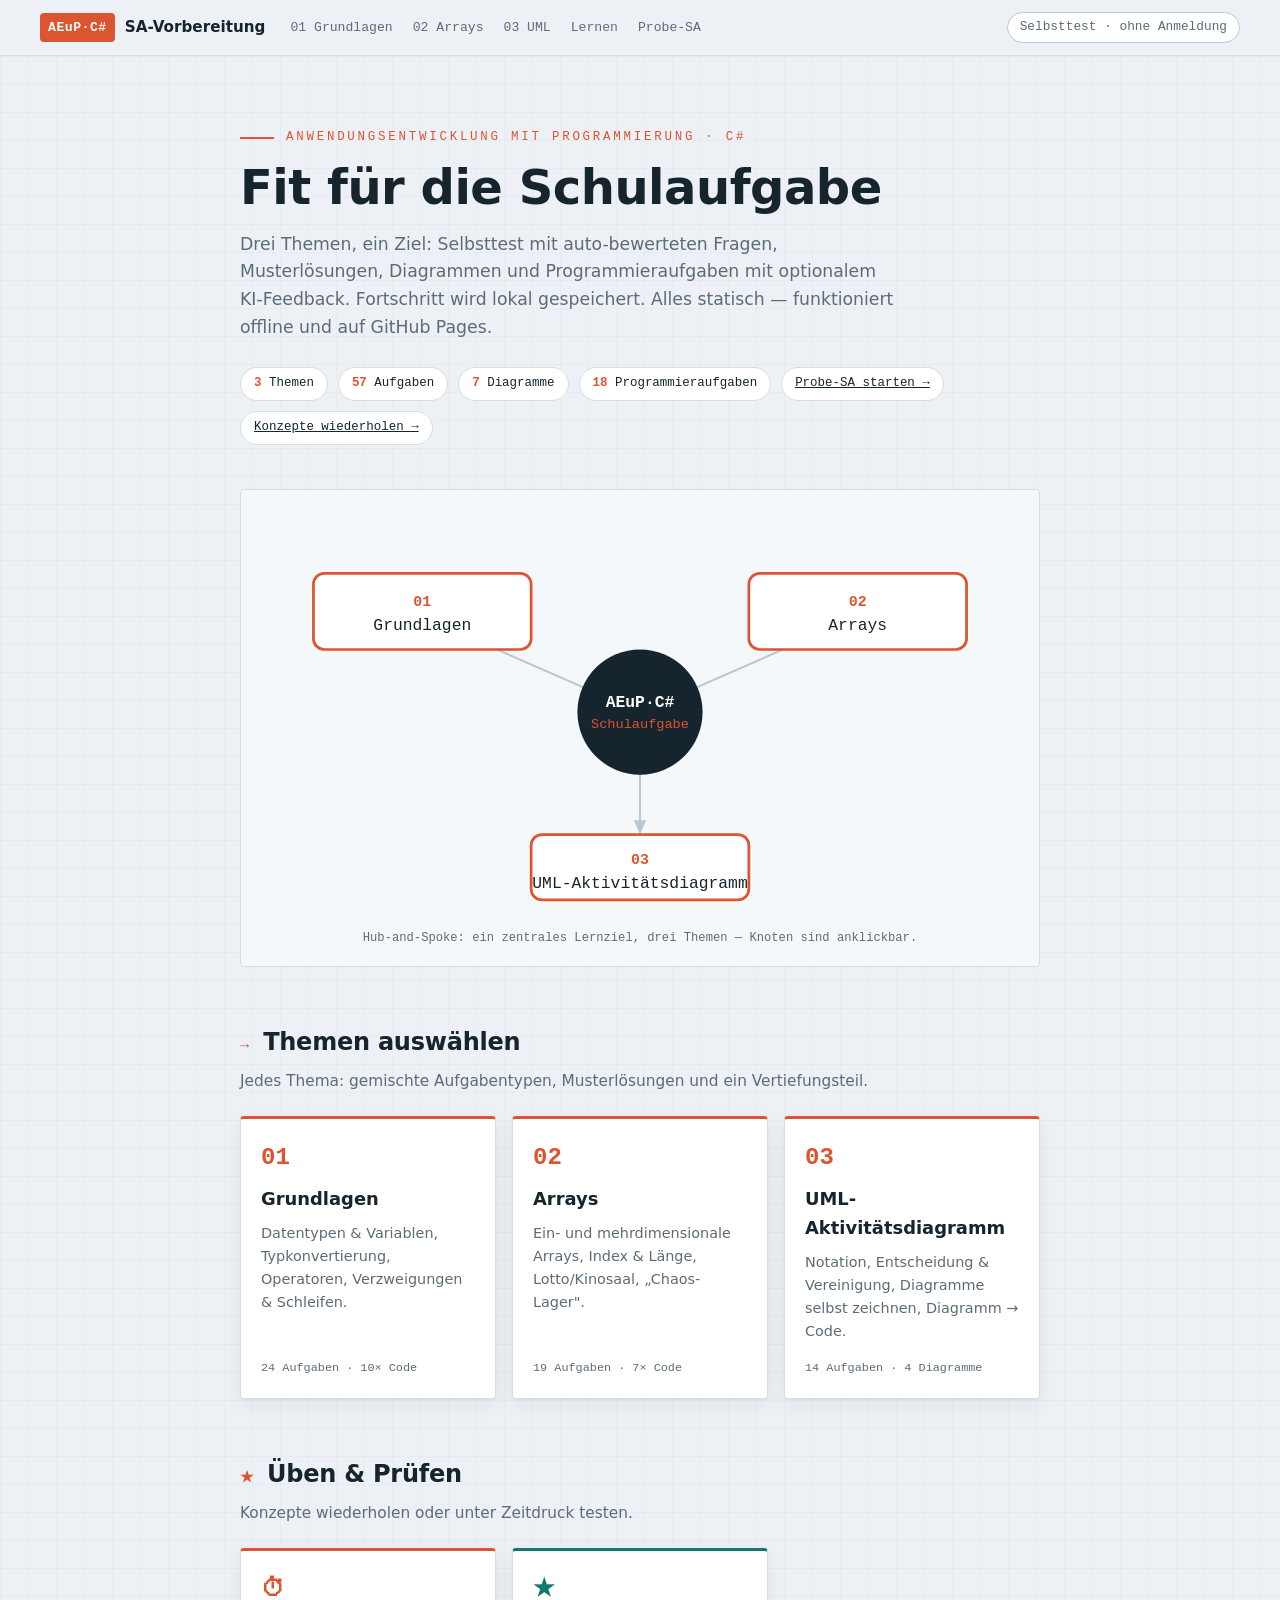
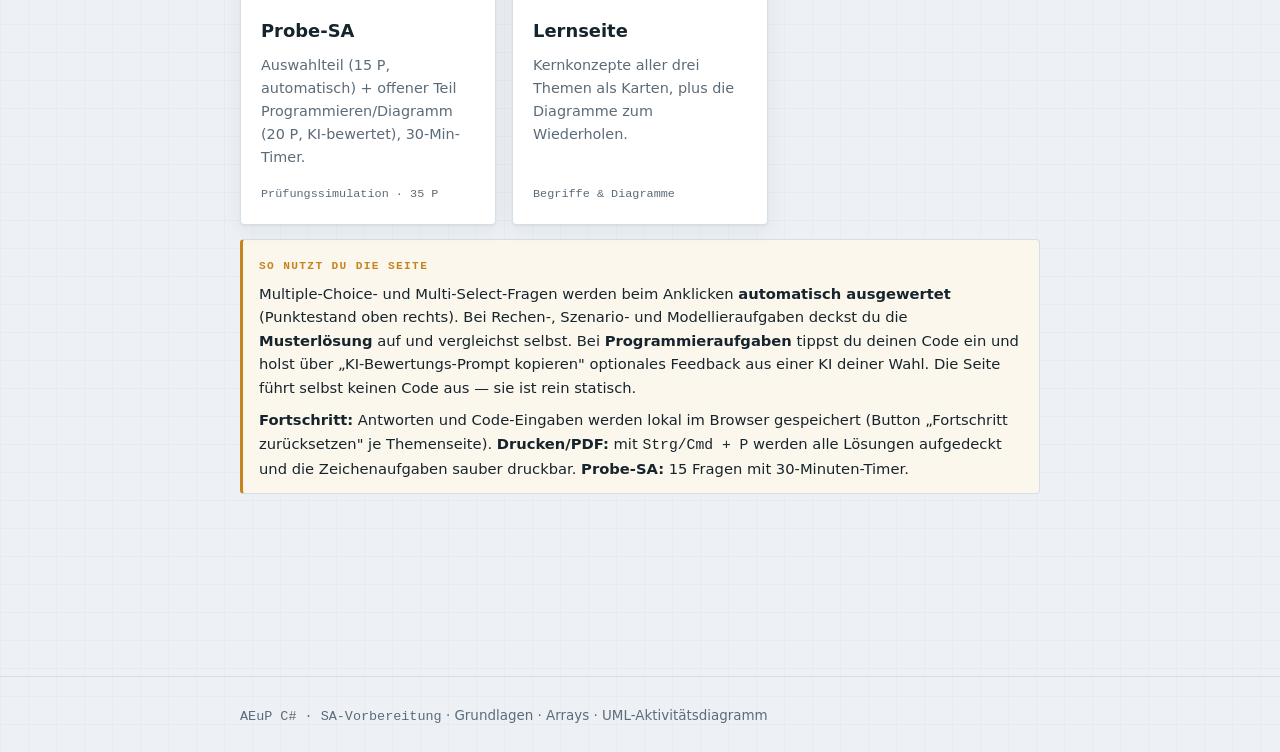
<file: index.html>
<!DOCTYPE html>
<html lang="de">
<head>
<meta charset="utf-8">
<meta name="viewport" content="width=device-width, initial-scale=1">
<title>AEuP C# — SA-Vorbereitung: Grundlagen · Arrays · UML</title>
<link rel="stylesheet" href="assets/style.css">
<link rel="stylesheet" href="assets/print.css">
</head>
<body>
<header class="topbar">
  <a class="brand" href="index.html"><span class="mark">AEuP·C#</span><b>SA-Vorbereitung</b></a>
  <nav class="topnav">
    <a href="01-grundlagen.html">01 Grundlagen</a>
    <a href="02-arrays.html">02 Arrays</a>
    <a href="03-uml-aktivitaetsdiagramm.html">03 UML</a>
    <a href="lernseite.html">Lernen</a>
    <a href="pruefung.html">Probe-SA</a>
  </nav>
  <div class="spacer"></div>
  <span class="scorechip">Selbsttest · ohne Anmeldung</span>
</header>
<main><div class="wrap">

  <section class="hero">
    <p class="eyebrow">Anwendungsentwicklung mit Programmierung · C#</p>
    <h1>Fit für die Schulaufgabe</h1>
    <p class="lede">Drei Themen, ein Ziel: Selbsttest mit auto-bewerteten Fragen, Musterlösungen, Diagrammen
      und Programmieraufgaben mit optionalem KI-Feedback. Fortschritt wird lokal gespeichert. Alles statisch —
      funktioniert offline und auf GitHub&nbsp;Pages.</p>
    <div class="hero-meta">
      <span class="pill"><b>3</b> Themen</span>
      <span class="pill"><b>57</b> Aufgaben</span>
      <span class="pill"><b>7</b> Diagramme</span>
      <span class="pill"><b>18</b> Programmieraufgaben</span>
      <a class="pill" href="pruefung.html">Probe-SA starten →</a>
      <a class="pill" href="lernseite.html">Konzepte wiederholen →</a>
    </div>
  </section>

  <figure class="diagram">
    <svg viewBox="0 0 560 300" role="img" aria-label="Navigation: zentrale SA-Vorbereitung mit drei Themen">
      <defs>
        <marker id="nav-arr" markerWidth="9" markerHeight="9" refX="7" refY="3" orient="auto">
          <path d="M0,0 L7,3 L0,6 Z" fill="#B9C7D2"/>
        </marker>
      </defs>
      <!-- spokes -->
      <line x1="280" y1="150" x2="120" y2="80"  stroke="#B9C7D2" stroke-width="1.5" marker-end="url(#nav-arr)"/>
      <line x1="280" y1="150" x2="440" y2="80"  stroke="#B9C7D2" stroke-width="1.5" marker-end="url(#nav-arr)"/>
      <line x1="280" y1="150" x2="280" y2="240" stroke="#B9C7D2" stroke-width="1.5" marker-end="url(#nav-arr)"/>
      <!-- hub -->
      <circle cx="280" cy="150" r="46" fill="#16242E"/>
      <text x="280" y="146" text-anchor="middle" fill="#fff" style="font-family:var(--font-mono);font-size:12px;font-weight:700">AEuP·C#</text>
      <text x="280" y="162" text-anchor="middle" fill="#DD5430" style="font-family:var(--font-mono);font-size:10px">Schulaufgabe</text>
      <!-- node 1: Grundlagen -->
      <a href="01-grundlagen.html">
        <rect x="40" y="48" width="160" height="56" rx="8" fill="#fff" stroke="#DD5430" stroke-width="2"/>
        <text x="120" y="72" text-anchor="middle" style="font-family:var(--font-mono);font-size:11px;fill:#DD5430;font-weight:700">01</text>
        <text x="120" y="90" text-anchor="middle" class="svg-label">Grundlagen</text>
      </a>
      <!-- node 2: Arrays -->
      <a href="02-arrays.html">
        <rect x="360" y="48" width="160" height="56" rx="8" fill="#fff" stroke="#DD5430" stroke-width="2"/>
        <text x="440" y="72" text-anchor="middle" style="font-family:var(--font-mono);font-size:11px;fill:#DD5430;font-weight:700">02</text>
        <text x="440" y="90" text-anchor="middle" class="svg-label">Arrays</text>
      </a>
      <!-- node 3: UML -->
      <a href="03-uml-aktivitaetsdiagramm.html">
        <rect x="200" y="240" width="160" height="48" rx="8" fill="#fff" stroke="#DD5430" stroke-width="2"/>
        <text x="280" y="262" text-anchor="middle" style="font-family:var(--font-mono);font-size:11px;fill:#DD5430;font-weight:700">03</text>
        <text x="280" y="279" text-anchor="middle" class="svg-label">UML-Aktivitätsdiagramm</text>
      </a>
    </svg>
    <figcaption>Hub-and-Spoke: ein zentrales Lernziel, drei Themen — Knoten sind anklickbar.</figcaption>
  </figure>

  <div class="sec-head"><span class="ix">→</span><h2>Themen auswählen</h2></div>
  <p class="sec-sub">Jedes Thema: gemischte Aufgabentypen, Musterlösungen und ein Vertiefungsteil.</p>
  <div class="topic-grid">
    <a class="topic-card" href="01-grundlagen.html">
      <span class="tc-num">01</span>
      <h3>Grundlagen</h3>
      <p>Datentypen &amp; Variablen, Typkonvertierung, Operatoren, Verzweigungen &amp; Schleifen.</p>
      <span class="tc-meta">24 Aufgaben · 10× Code</span>
    </a>
    <a class="topic-card" href="02-arrays.html">
      <span class="tc-num">02</span>
      <h3>Arrays</h3>
      <p>Ein- und mehrdimensionale Arrays, Index &amp; Länge, Lotto/Kinosaal, „Chaos-Lager".</p>
      <span class="tc-meta">19 Aufgaben · 7× Code</span>
    </a>
    <a class="topic-card" href="03-uml-aktivitaetsdiagramm.html">
      <span class="tc-num">03</span>
      <h3>UML-Aktivitätsdiagramm</h3>
      <p>Notation, Entscheidung &amp; Vereinigung, Diagramme selbst zeichnen, Diagramm → Code.</p>
      <span class="tc-meta">14 Aufgaben · 4 Diagramme</span>
    </a>
  </div>

  <div class="sec-head"><span class="ix">★</span><h2>Üben &amp; Prüfen</h2></div>
  <p class="sec-sub">Konzepte wiederholen oder unter Zeitdruck testen.</p>
  <div class="topic-grid">
    <a class="topic-card" href="pruefung.html">
      <span class="tc-num">⏱</span>
      <h3>Probe-SA</h3>
      <p>Auswahlteil (15 P, automatisch) + offener Teil Programmieren/Diagramm (20 P, KI-bewertet), 30-Min-Timer.</p>
      <span class="tc-meta">Prüfungssimulation · 35 P</span>
    </a>
    <a class="topic-card" href="lernseite.html" style="border-top-color:var(--accent-2)">
      <span class="tc-num" style="color:var(--accent-2)">★</span>
      <h3>Lernseite</h3>
      <p>Kernkonzepte aller drei Themen als Karten, plus die Diagramme zum Wiederholen.</p>
      <span class="tc-meta">Begriffe &amp; Diagramme</span>
    </a>
  </div>

  <div class="note">
    <span class="lbl">So nutzt du die Seite</span>
    <p style="margin:.4em 0 0">Multiple-Choice- und Multi-Select-Fragen werden beim Anklicken <strong>automatisch ausgewertet</strong>
    (Punktestand oben rechts). Bei Rechen-, Szenario- und Modellieraufgaben deckst du die <strong>Musterlösung</strong> auf und
    vergleichst selbst. Bei <strong>Programmieraufgaben</strong> tippst du deinen Code ein und holst über
    „KI-Bewertungs-Prompt kopieren" optionales Feedback aus einer KI deiner Wahl. Die Seite führt selbst keinen Code aus —
    sie ist rein statisch.</p>
    <p style="margin:.6em 0 0"><strong>Fortschritt:</strong> Antworten und Code-Eingaben werden lokal im Browser gespeichert
    (Button „Fortschritt zurücksetzen" je Themenseite). <strong>Drucken/PDF:</strong> mit <code>Strg/Cmd&nbsp;+&nbsp;P</code> werden
    alle Lösungen aufgedeckt und die Zeichenaufgaben sauber druckbar. <strong>Probe-SA:</strong> 15 Fragen mit 30-Minuten-Timer.</p>
  </div>

</div></main>
<footer class="foot"><div class="wrap"><span class="mono">AEuP C# · SA-Vorbereitung</span> · Grundlagen · Arrays · UML-Aktivitätsdiagramm</div></footer>
</body>
</html>
</file>
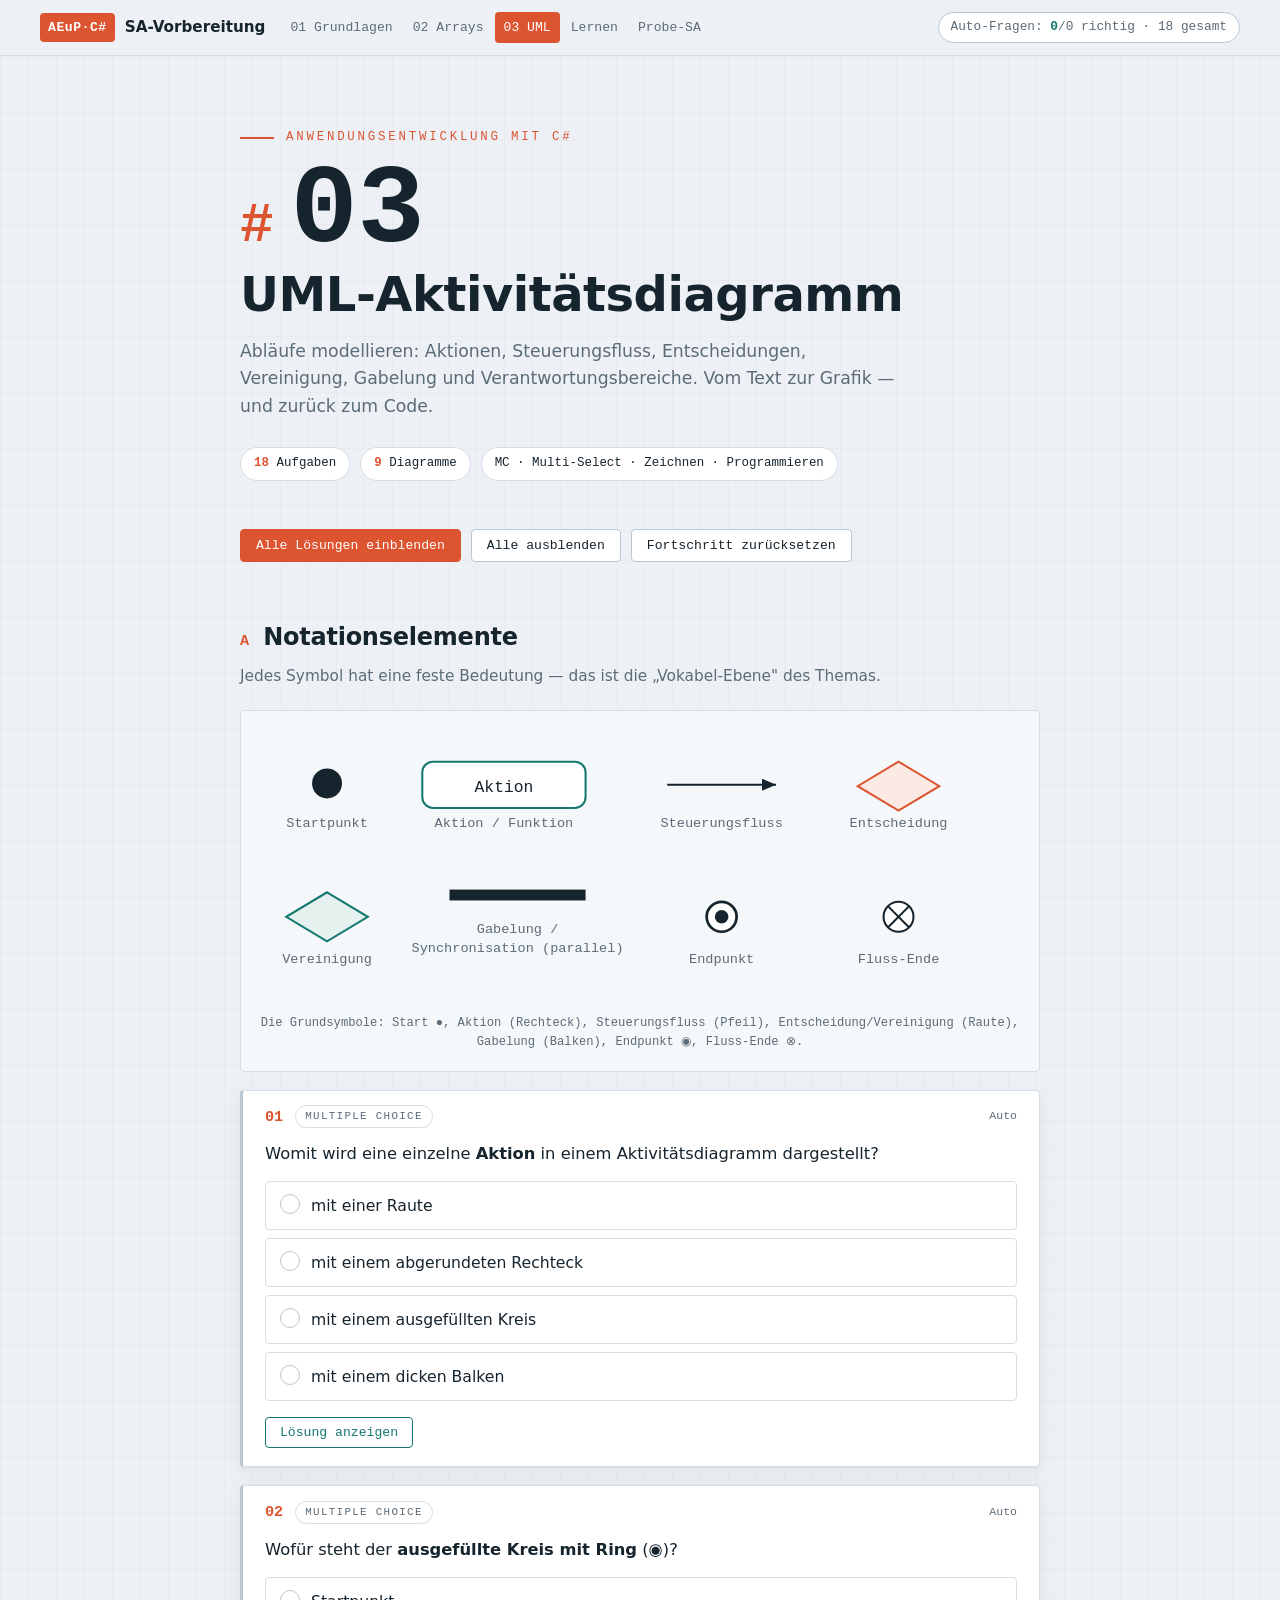
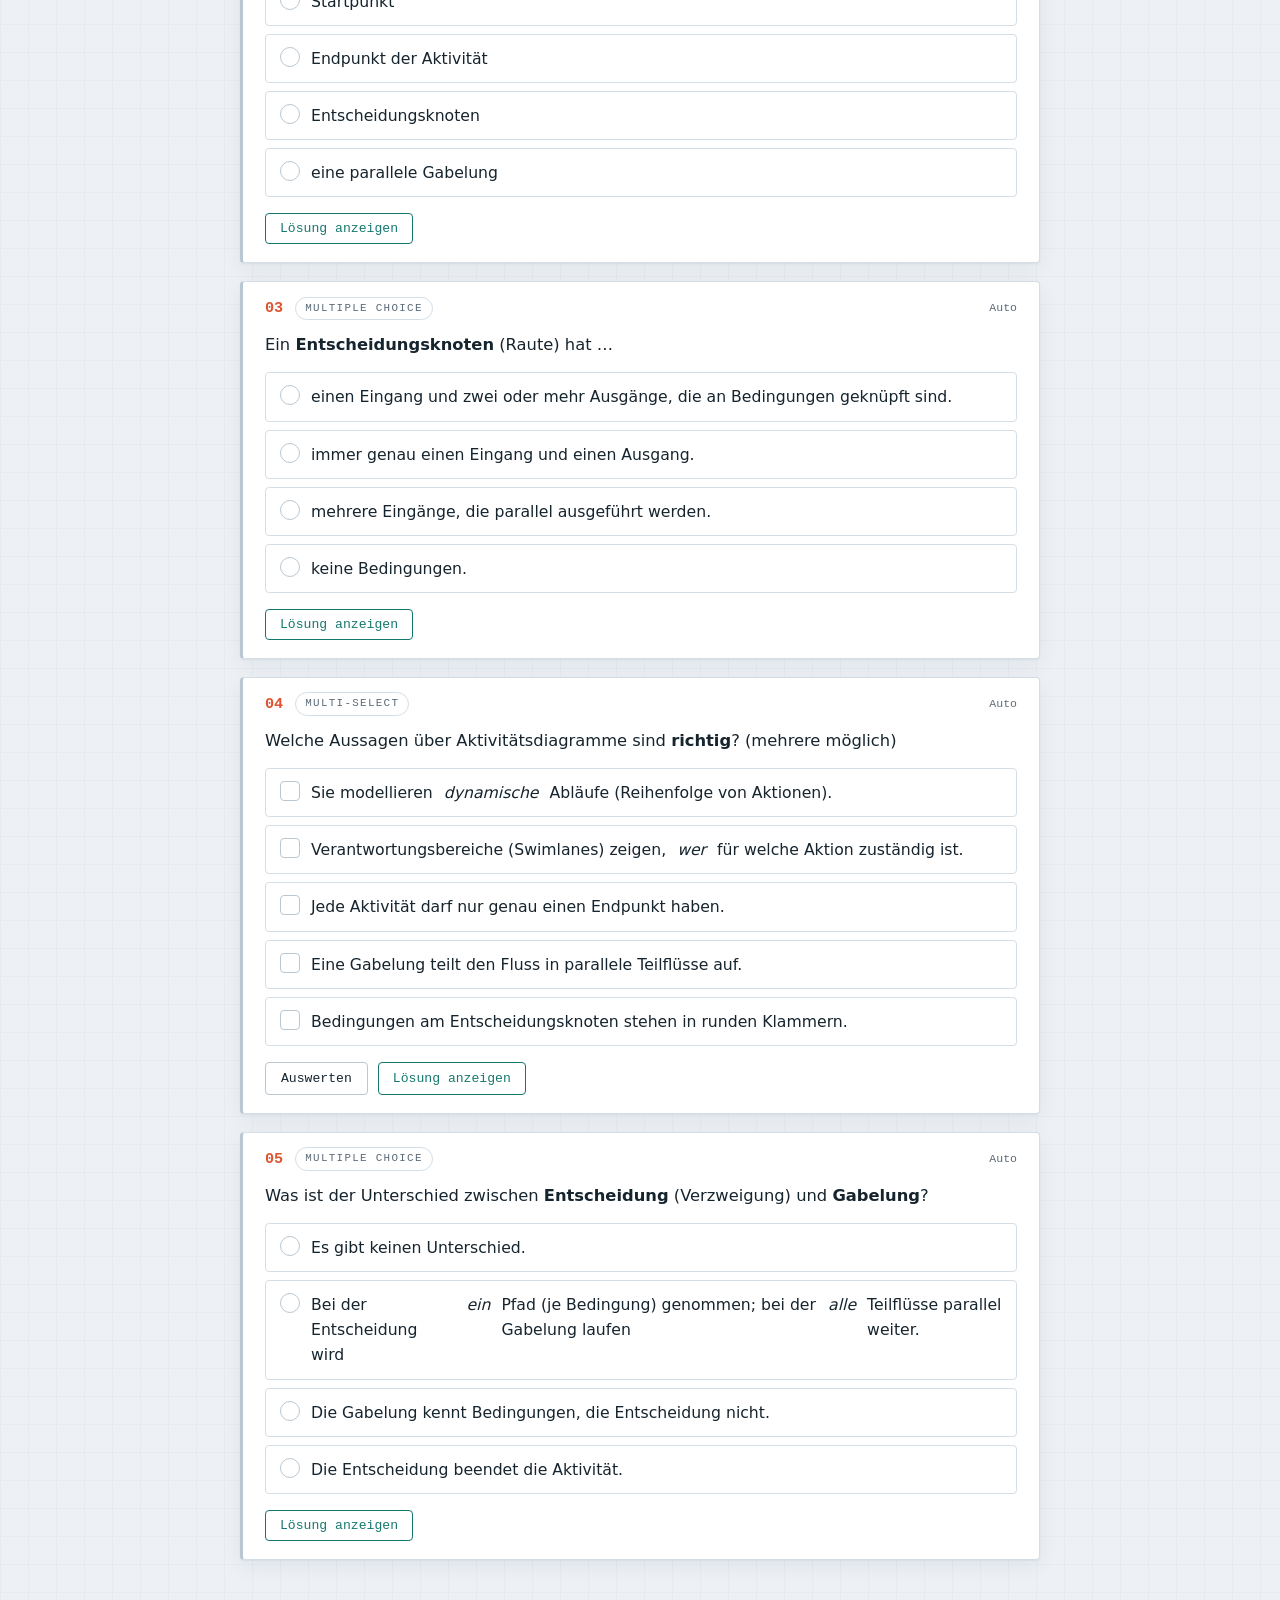
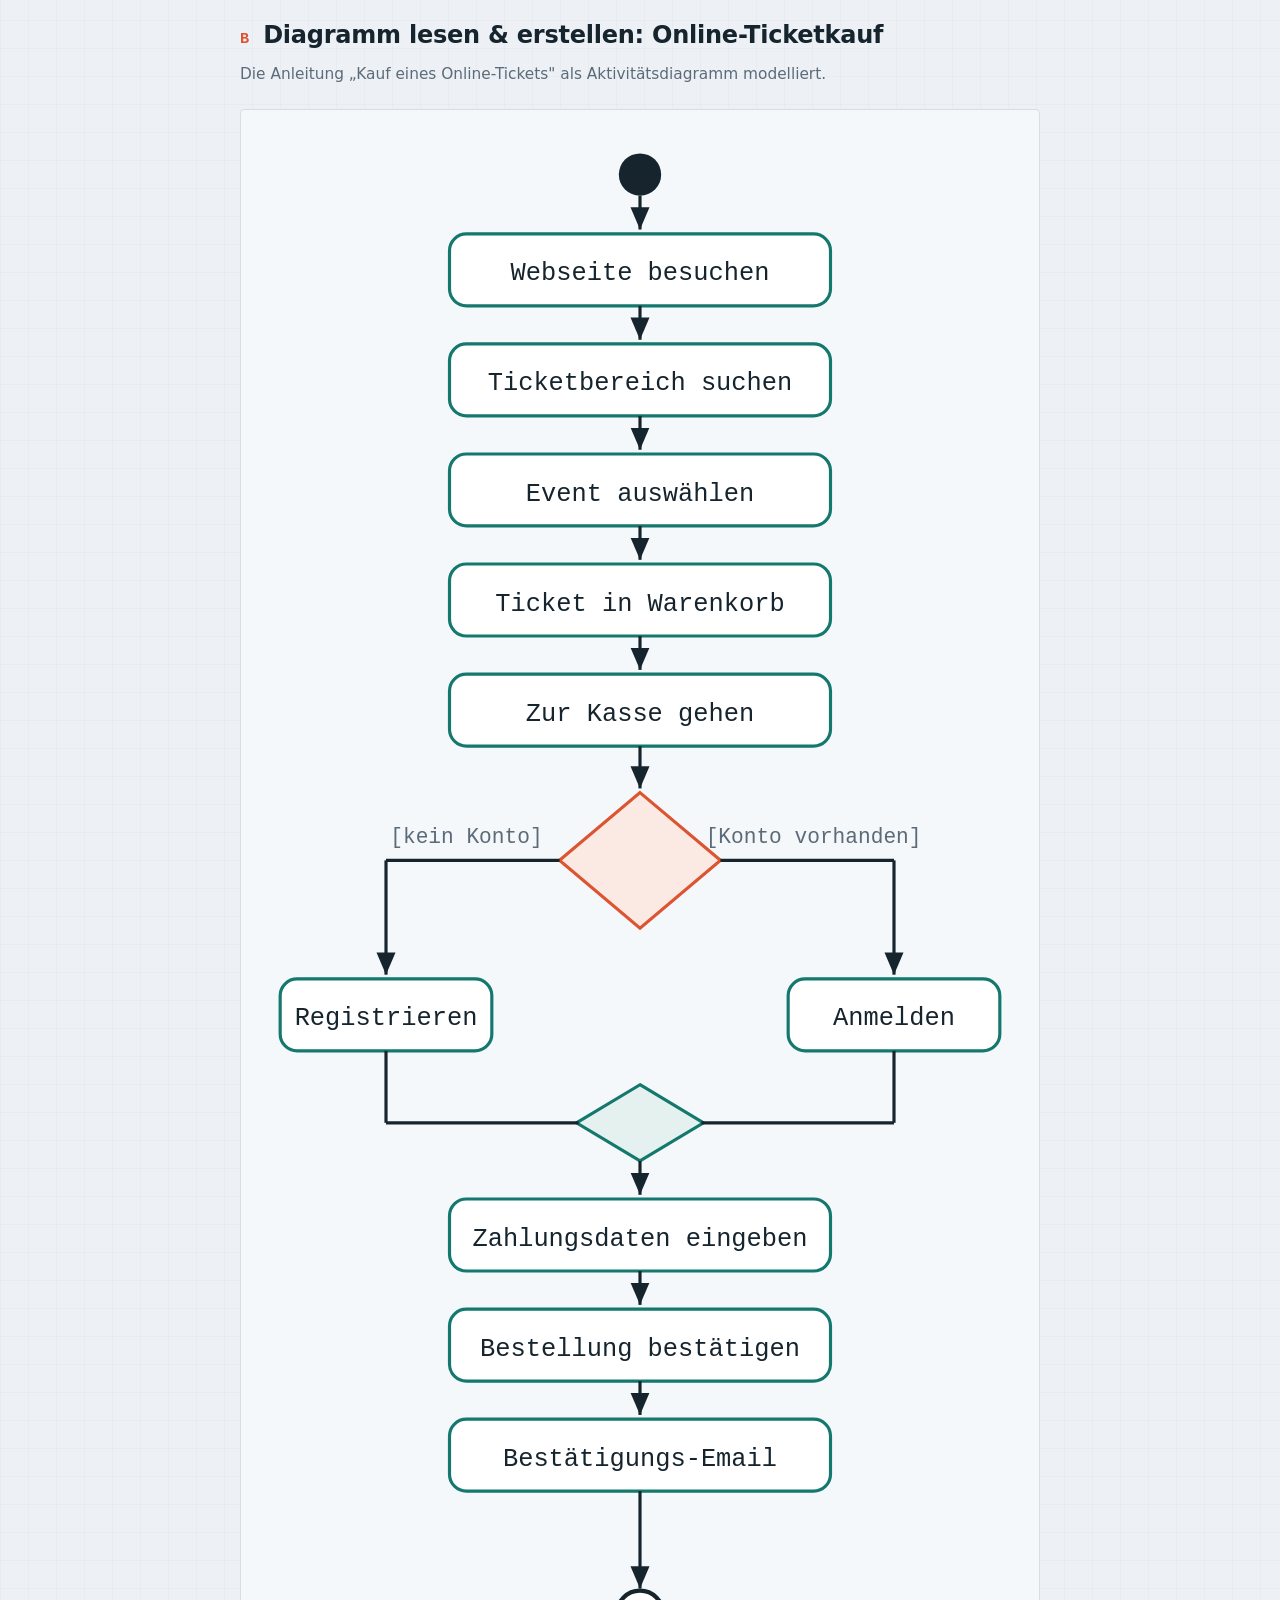
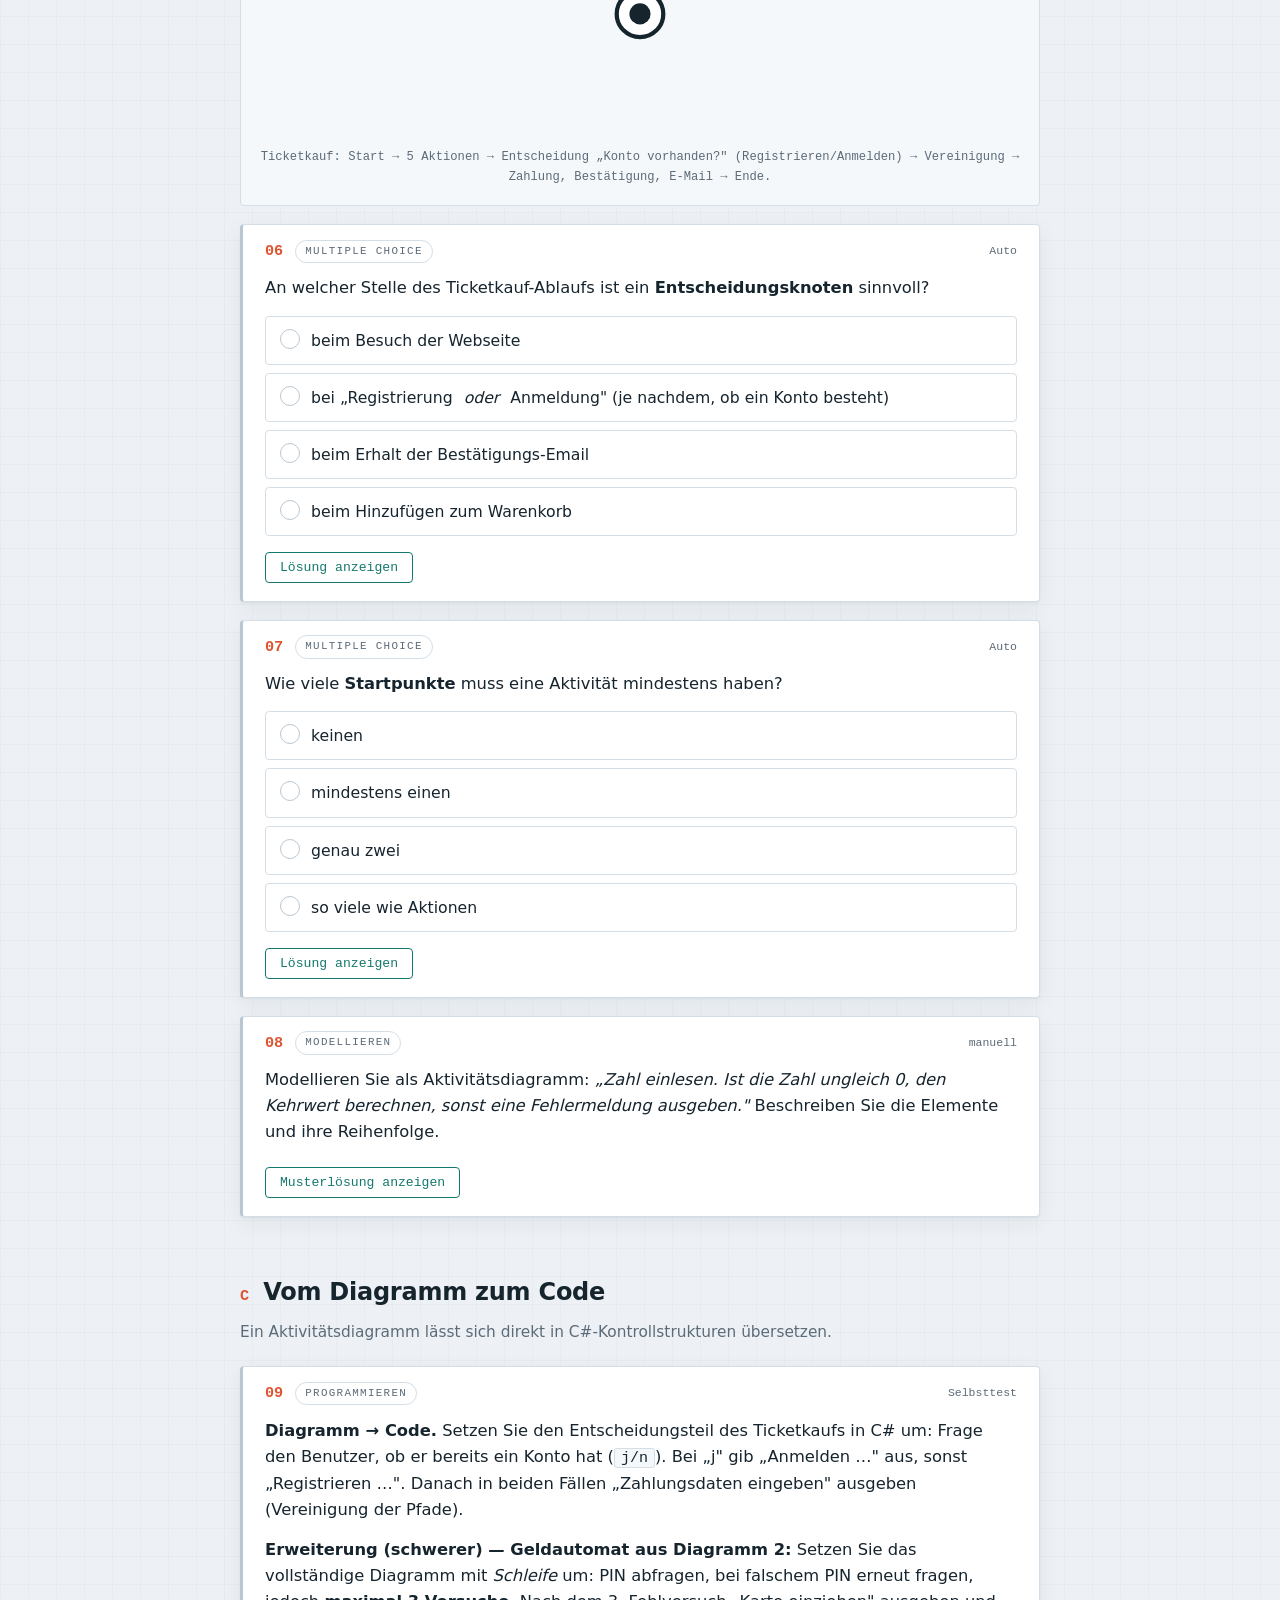
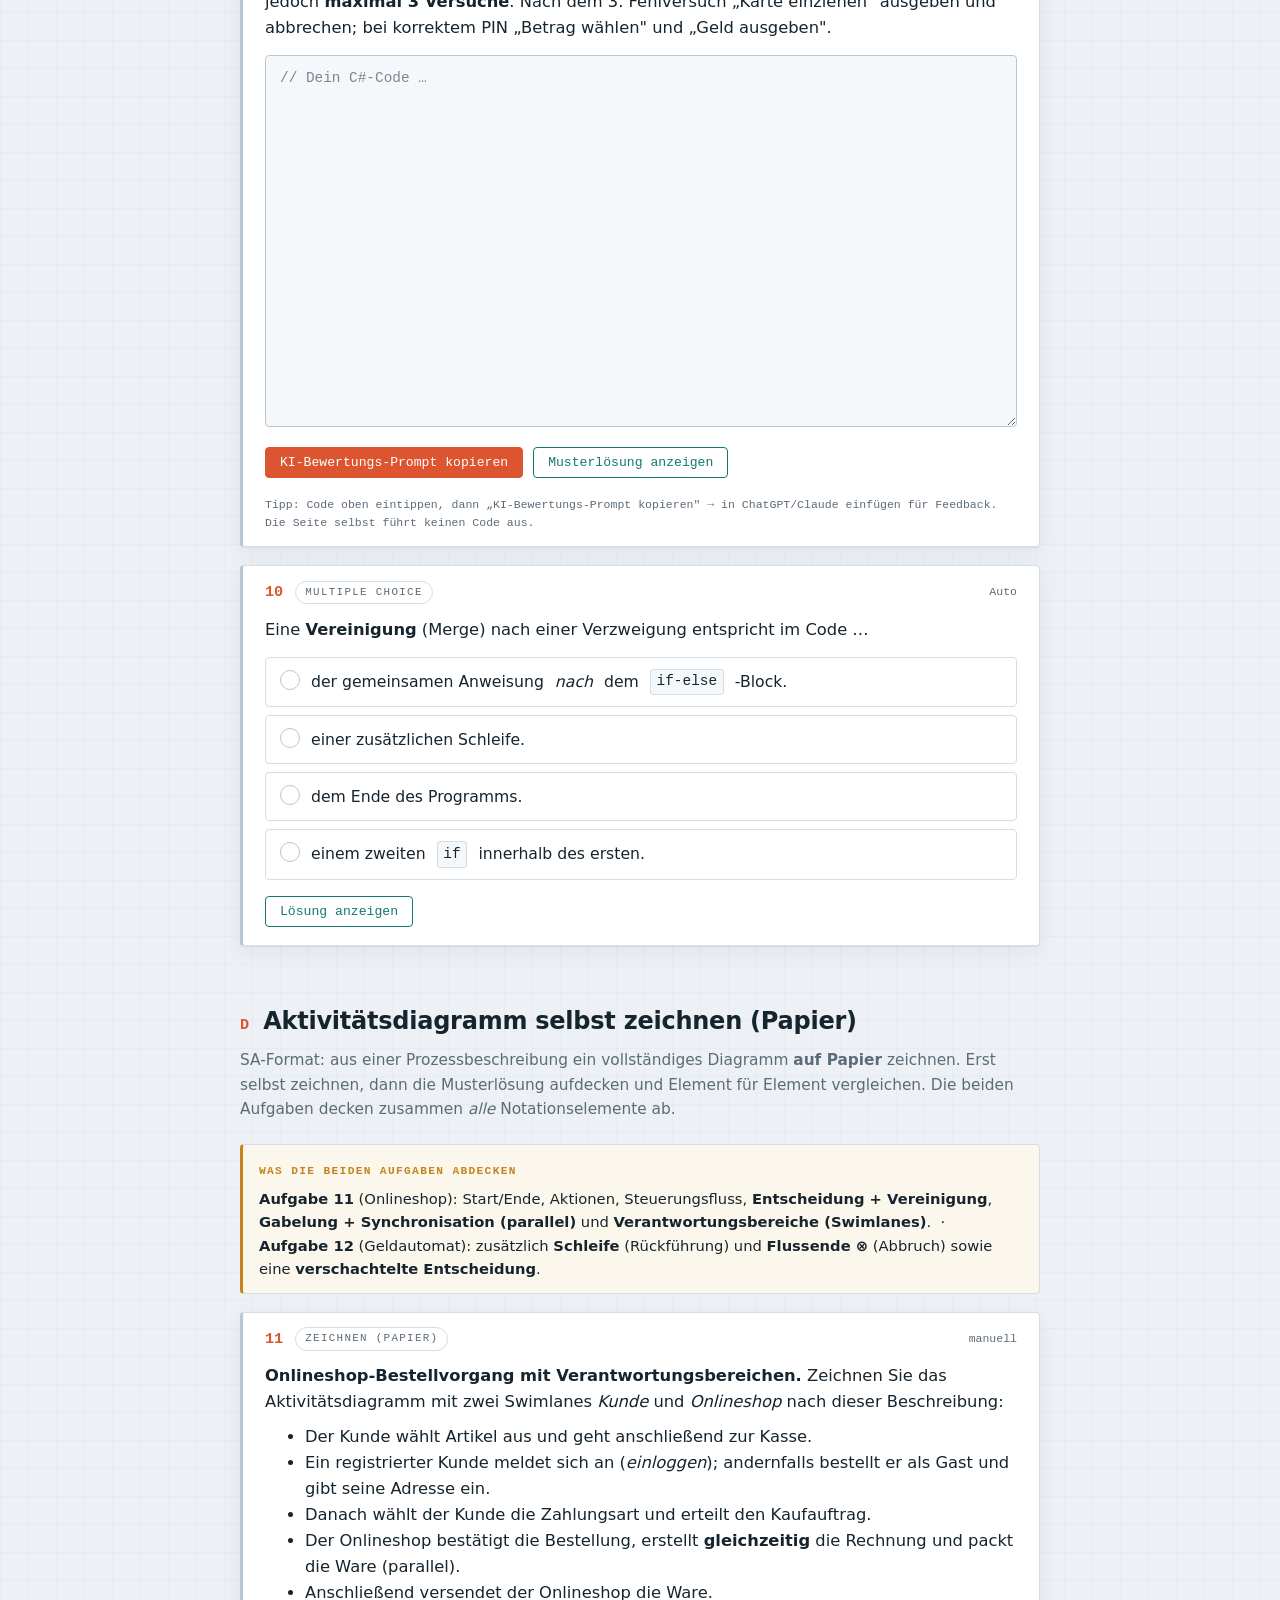
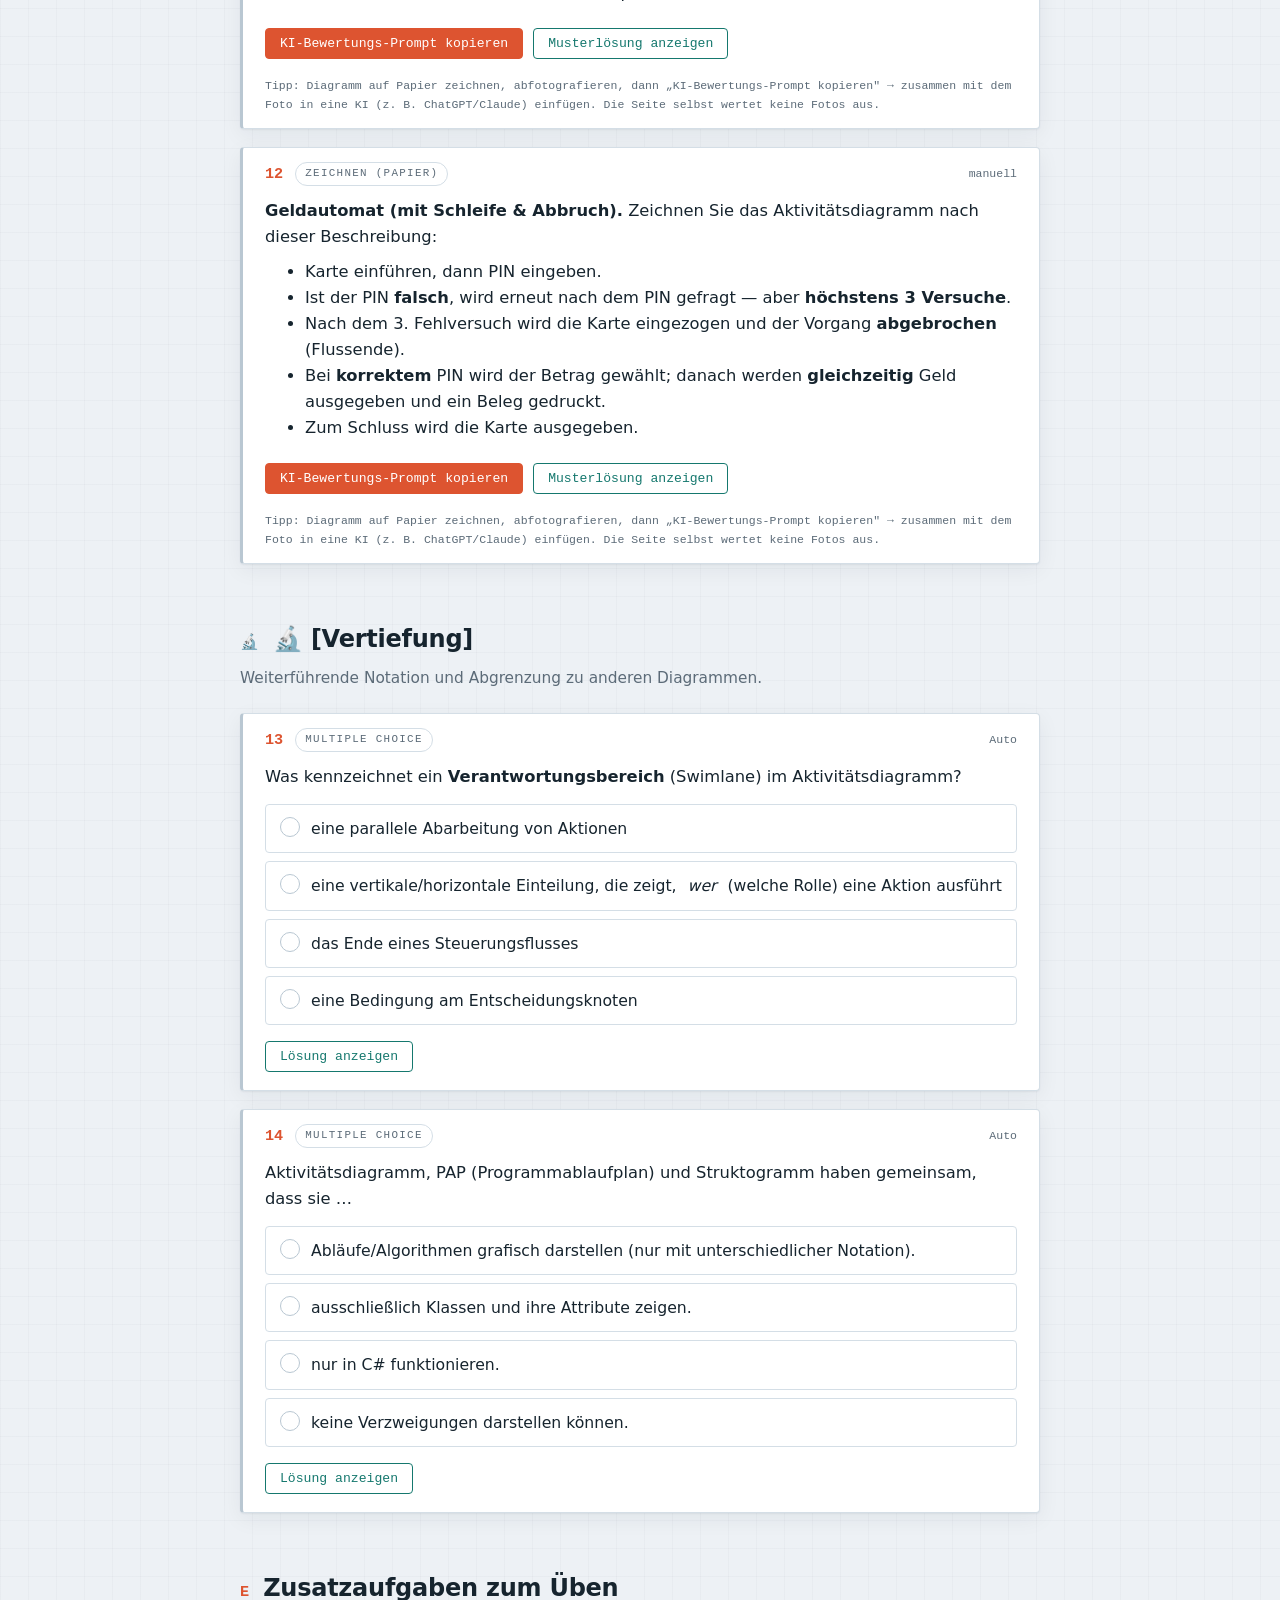
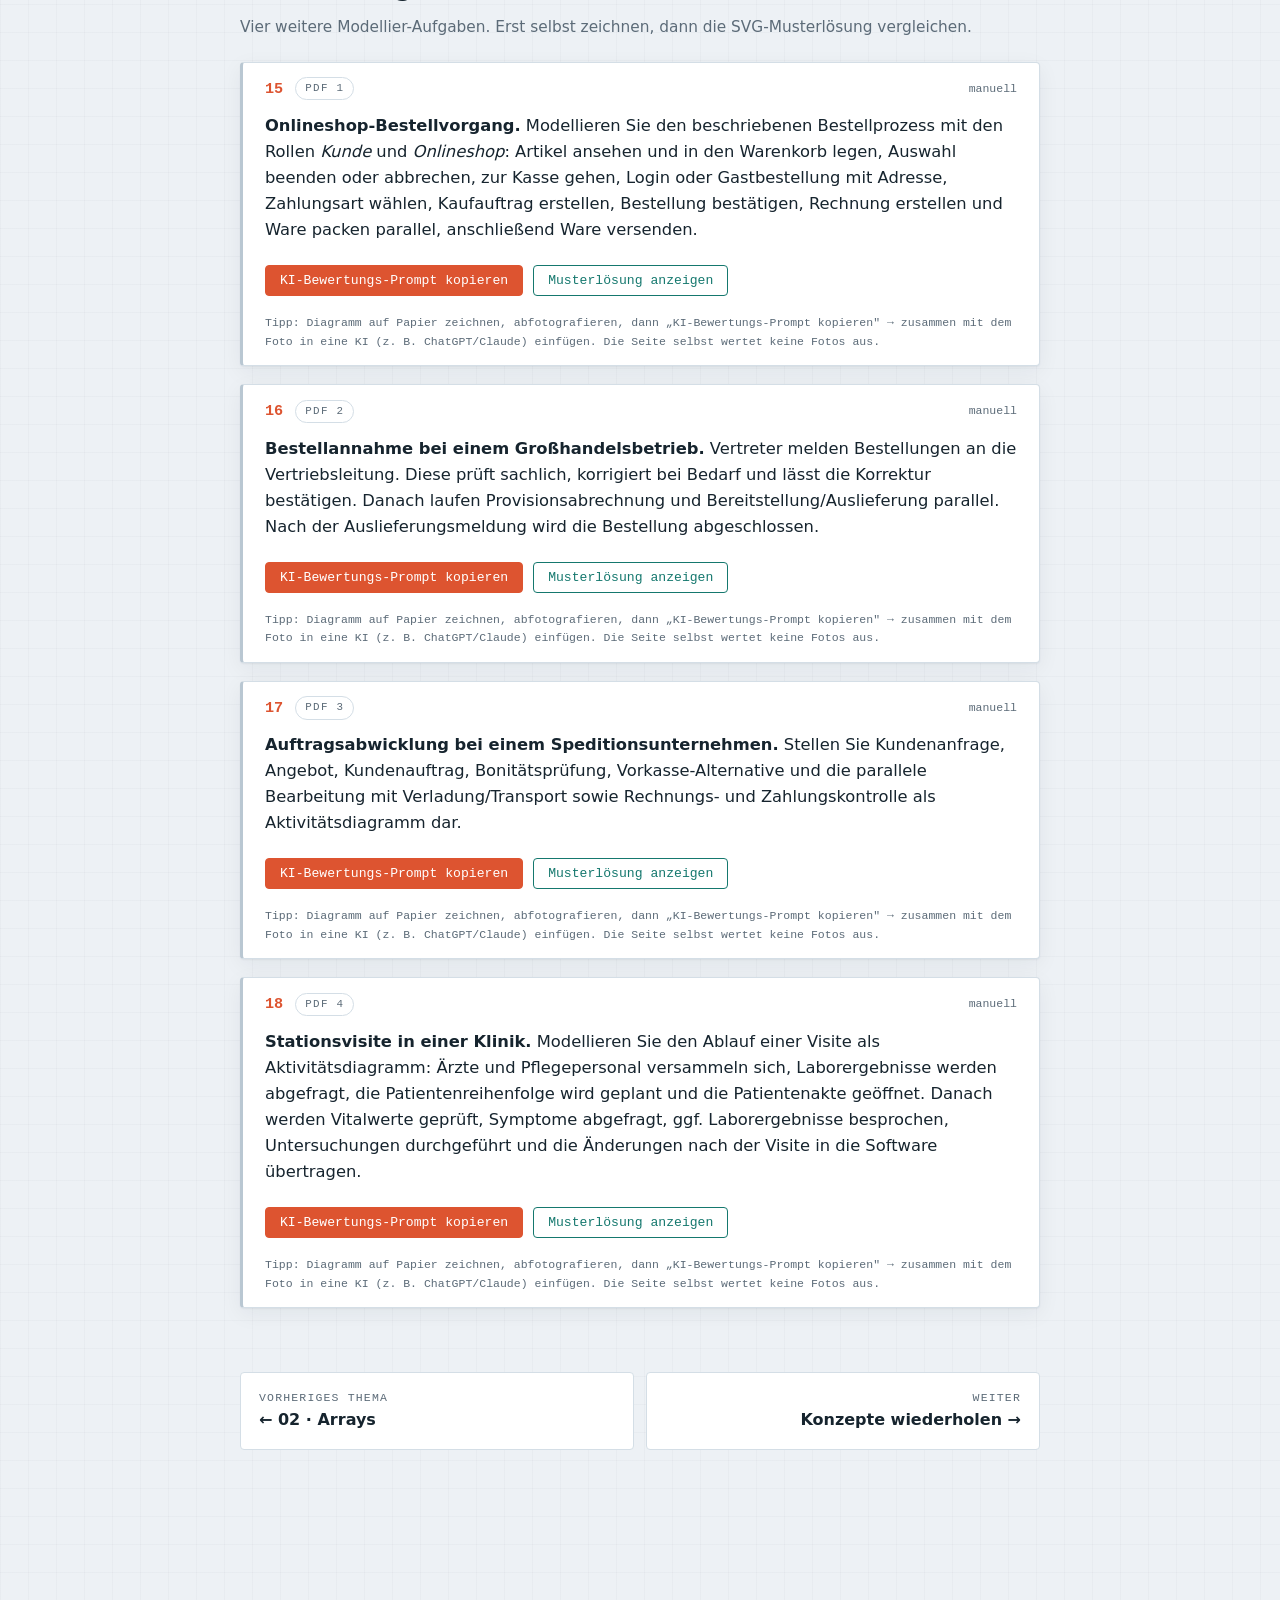
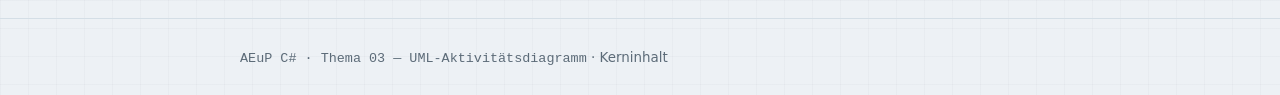
<file: 03-uml-aktivitaetsdiagramm.html>
<!DOCTYPE html>
<html lang="de">
<head>
<meta charset="utf-8">
<meta name="viewport" content="width=device-width, initial-scale=1">
<title>03 · UML-Aktivitätsdiagramm — AEuP C#</title>
<link rel="stylesheet" href="assets/style.css">
<link rel="stylesheet" href="assets/code.css">
<link rel="stylesheet" href="assets/print.css">
</head>
<body>
<header class="topbar">
  <a class="brand" href="index.html"><span class="mark">AEuP·C#</span><b>SA-Vorbereitung</b></a>
  <nav class="topnav">
    <a href="01-grundlagen.html">01 Grundlagen</a>
    <a href="02-arrays.html">02 Arrays</a>
    <a href="03-uml-aktivitaetsdiagramm.html" class="current">03 UML</a>
    <a href="lernseite.html">Lernen</a>
    <a href="pruefung.html">Probe-SA</a>
  </nav>
  <div class="spacer"></div>
  <span class="scorechip" id="scorechip">Auto-Fragen: 0/0 richtig</span>
</header>
<main><div class="wrap">

  <section class="hero">
    <p class="eyebrow">Anwendungsentwicklung mit C#</p>
    <div class="hero-num"><span class="hash">#</span>03</div>
    <h1>UML-Aktivitätsdiagramm</h1>
    <p class="lede">Abläufe modellieren: Aktionen, Steuerungsfluss, Entscheidungen, Vereinigung, Gabelung und
      Verantwortungsbereiche. Vom Text zur Grafik — und zurück zum Code.</p>
    <div class="hero-meta">
      <span class="pill"><b>18</b> Aufgaben</span>
      <span class="pill"><b>9</b> Diagramme</span>
      <span class="pill">MC · Multi-Select · Zeichnen · Programmieren</span>
    </div>
  </section>

  <div class="controls">
    <button class="btn primary" id="show-all">Alle Lösungen einblenden</button>
    <button class="btn" id="hide-all">Alle ausblenden</button>
  </div>

  <!-- ============ Abschnitt A ============ -->
  <div class="sec-head"><span class="ix">A</span><h2>Notationselemente</h2></div>
  <p class="sec-sub">Jedes Symbol hat eine feste Bedeutung — das ist die „Vokabel-Ebene" des Themas.</p>

  <figure class="diagram">
    <svg viewBox="0 0 560 200" role="img" aria-label="Legende der Notationselemente eines Aktivitätsdiagramms">
      <!-- Start -->
      <circle cx="50" cy="40" r="11" fill="#16242E"/>
      <text class="svg-label-sm" x="50" y="72" text-anchor="middle">Startpunkt</text>
      <!-- Aktion -->
      <rect x="120" y="24" width="120" height="34" rx="8" fill="#fff" stroke="#15786E" stroke-width="1.5"/>
      <text class="svg-label" x="180" y="46" text-anchor="middle">Aktion</text>
      <text class="svg-label-sm" x="180" y="72" text-anchor="middle">Aktion / Funktion</text>
      <!-- Steuerungsfluss -->
      <line x1="300" y1="41" x2="380" y2="41" stroke="#16242E" stroke-width="1.5" marker-end="url(#u-arr)"/>
      <text class="svg-label-sm" x="340" y="72" text-anchor="middle">Steuerungsfluss</text>
      <!-- Entscheidung -->
      <polygon points="470,24 500,42 470,60 440,42" fill="#FBEAE3" stroke="#DD5430" stroke-width="1.5"/>
      <text class="svg-label-sm" x="470" y="72" text-anchor="middle">Entscheidung</text>
      <!-- Vereinigung / Merge -->
      <polygon points="50,120 80,138 50,156 20,138" fill="#E4F1EF" stroke="#15786E" stroke-width="1.5"/>
      <text class="svg-label-sm" x="50" y="172" text-anchor="middle">Vereinigung</text>
      <!-- Gabelung bar -->
      <rect x="140" y="118" width="100" height="8" fill="#16242E"/>
      <text class="svg-label-sm" x="190" y="150" text-anchor="middle">Gabelung /</text>
      <text class="svg-label-sm" x="190" y="164" text-anchor="middle">Synchronisation (parallel)</text>
      <!-- Endpunkt -->
      <circle cx="340" cy="138" r="11" fill="#fff" stroke="#16242E" stroke-width="2"/>
      <circle cx="340" cy="138" r="5" fill="#16242E"/>
      <text class="svg-label-sm" x="340" y="172" text-anchor="middle">Endpunkt</text>
      <!-- Endpunkt Steuerungsfluss -->
      <circle cx="470" cy="138" r="11" fill="#fff" stroke="#16242E" stroke-width="1.5"/>
      <line x1="462" y1="130" x2="478" y2="146" stroke="#16242E" stroke-width="1.5"/>
      <line x1="478" y1="130" x2="462" y2="146" stroke="#16242E" stroke-width="1.5"/>
      <text class="svg-label-sm" x="470" y="172" text-anchor="middle">Fluss-Ende</text>
      <defs>
        <marker id="u-arr" markerWidth="9" markerHeight="9" refX="7" refY="3" orient="auto">
          <path d="M0,0 L7,3 L0,6 Z" fill="#16242E"/>
        </marker>
      </defs>
    </svg>
    <figcaption>Die Grundsymbole: Start ●, Aktion (Rechteck), Steuerungsfluss (Pfeil), Entscheidung/Vereinigung (Raute), Gabelung (Balken), Endpunkt ◉, Fluss-Ende ⊗.</figcaption>
  </figure>

  <article class="q">
    <div class="q-head"><span class="q-num">01</span><span class="q-type">Multiple Choice</span><span class="q-pts">Auto</span></div>
    <div class="q-body">
      <p class="q-text">Womit wird eine einzelne <strong>Aktion</strong> in einem Aktivitätsdiagramm dargestellt?</p>
      <ul class="q-options" data-multi="false">
        <li class="opt"><span class="tick"></span>mit einer Raute</li>
        <li class="opt" data-correct="true"><span class="tick"></span>mit einem abgerundeten Rechteck</li>
        <li class="opt"><span class="tick"></span>mit einem ausgefüllten Kreis</li>
        <li class="opt"><span class="tick"></span>mit einem dicken Balken</li>
      </ul>
    </div>
    <div class="q-foot"><button class="q-reveal" aria-expanded="false">Lösung anzeigen</button></div>
    <div class="q-solution" hidden><span class="sol-label">Lösung</span>
      <p>Die Aktion — das zentrale Element — ist ein abgerundetes Rechteck mit dem Tätigkeitsnamen, z. B. „Summe berechnen".</p>
    </div>
  </article>

  <article class="q">
    <div class="q-head"><span class="q-num">02</span><span class="q-type">Multiple Choice</span><span class="q-pts">Auto</span></div>
    <div class="q-body">
      <p class="q-text">Wofür steht der <strong>ausgefüllte Kreis mit Ring</strong> (◉)?</p>
      <ul class="q-options" data-multi="false">
        <li class="opt"><span class="tick"></span>Startpunkt</li>
        <li class="opt" data-correct="true"><span class="tick"></span>Endpunkt der Aktivität</li>
        <li class="opt"><span class="tick"></span>Entscheidungsknoten</li>
        <li class="opt"><span class="tick"></span>eine parallele Gabelung</li>
      </ul>
    </div>
    <div class="q-foot"><button class="q-reveal" aria-expanded="false">Lösung anzeigen</button></div>
    <div class="q-solution" hidden><span class="sol-label">Lösung</span>
      <p>Der <em>ausgefüllte</em> Kreis ist der Startpunkt; der ausgefüllte Kreis <em>mit Ring</em> ist der Endpunkt der Aktivität.
      Das durchgestrichene Kreissymbol ⊗ ist das Ende eines einzelnen (abzweigenden) Steuerungsflusses.</p>
    </div>
  </article>

  <article class="q">
    <div class="q-head"><span class="q-num">03</span><span class="q-type">Multiple Choice</span><span class="q-pts">Auto</span></div>
    <div class="q-body">
      <p class="q-text">Ein <strong>Entscheidungsknoten</strong> (Raute) hat …</p>
      <ul class="q-options" data-multi="false">
        <li class="opt" data-correct="true"><span class="tick"></span>einen Eingang und zwei oder mehr Ausgänge, die an Bedingungen geknüpft sind.</li>
        <li class="opt"><span class="tick"></span>immer genau einen Eingang und einen Ausgang.</li>
        <li class="opt"><span class="tick"></span>mehrere Eingänge, die parallel ausgeführt werden.</li>
        <li class="opt"><span class="tick"></span>keine Bedingungen.</li>
      </ul>
    </div>
    <div class="q-foot"><button class="q-reveal" aria-expanded="false">Lösung anzeigen</button></div>
    <div class="q-solution" hidden><span class="sol-label">Lösung</span>
      <p>Der Entscheidungsknoten verzweigt einen Eingang in mehrere Ausgänge. Jeder Ausgangspfad trägt eine Bedingung
      in eckigen Klammern, z. B. <code>[neuer Kunde]</code> / <code>[bestehender Kunde]</code>. Es wird stets nur <em>ein</em> Pfad genommen.</p>
    </div>
  </article>

  <article class="q">
    <div class="q-head"><span class="q-num">04</span><span class="q-type">Multi-Select</span><span class="q-pts">Auto</span></div>
    <div class="q-body">
      <p class="q-text">Welche Aussagen über Aktivitätsdiagramme sind <strong>richtig</strong>? (mehrere möglich)</p>
      <ul class="q-options" data-multi="true">
        <li class="opt" data-correct="true"><span class="tick"></span>Sie modellieren <em>dynamische</em> Abläufe (Reihenfolge von Aktionen).</li>
        <li class="opt" data-correct="true"><span class="tick"></span>Verantwortungsbereiche (Swimlanes) zeigen, <em>wer</em> für welche Aktion zuständig ist.</li>
        <li class="opt"><span class="tick"></span>Jede Aktivität darf nur genau einen Endpunkt haben.</li>
        <li class="opt" data-correct="true"><span class="tick"></span>Eine Gabelung teilt den Fluss in parallele Teilflüsse auf.</li>
        <li class="opt"><span class="tick"></span>Bedingungen am Entscheidungsknoten stehen in runden Klammern.</li>
      </ul>
    </div>
    <div class="q-foot"><button class="q-check btn">Auswerten</button><button class="q-reveal" aria-expanded="false">Lösung anzeigen</button></div>
    <div class="q-solution" hidden><span class="sol-label">Lösung</span>
      <p>Richtig: 1, 2, 4. Eine Aktivität darf <em>mehrere</em> End-/Flussende-Punkte haben, und Bedingungen stehen in
      <em>eckigen</em> Klammern <code>[ ]</code>.</p>
    </div>
  </article>

  <article class="q">
    <div class="q-head"><span class="q-num">05</span><span class="q-type">Multiple Choice</span><span class="q-pts">Auto</span></div>
    <div class="q-body">
      <p class="q-text">Was ist der Unterschied zwischen <strong>Entscheidung</strong> (Verzweigung) und <strong>Gabelung</strong>?</p>
      <ul class="q-options" data-multi="false">
        <li class="opt"><span class="tick"></span>Es gibt keinen Unterschied.</li>
        <li class="opt" data-correct="true"><span class="tick"></span>Bei der Entscheidung wird <em>ein</em> Pfad (je Bedingung) genommen; bei der Gabelung laufen <em>alle</em> Teilflüsse parallel weiter.</li>
        <li class="opt"><span class="tick"></span>Die Gabelung kennt Bedingungen, die Entscheidung nicht.</li>
        <li class="opt"><span class="tick"></span>Die Entscheidung beendet die Aktivität.</li>
      </ul>
    </div>
    <div class="q-foot"><button class="q-reveal" aria-expanded="false">Lösung anzeigen</button></div>
    <div class="q-solution" hidden><span class="sol-label">Lösung</span>
      <p>Entscheidung (Raute) = <em>entweder/oder</em>, gesteuert durch Bedingungen. Gabelung (Balken) = <em>sowohl als auch</em>,
      die Teilflüsse werden parallel abgearbeitet und später durch eine Synchronisation/Vereinigung wieder zusammengeführt.</p>
    </div>
  </article>

  <!-- ============ Abschnitt B ============ -->
  <div class="sec-head"><span class="ix">B</span><h2>Diagramm lesen &amp; erstellen: Online-Ticketkauf</h2></div>
  <p class="sec-sub">Die Anleitung „Kauf eines Online-Tickets" als Aktivitätsdiagramm modelliert.</p>

  <figure class="diagram">
    <svg viewBox="0 0 360 760" role="img" aria-label="Aktivitätsdiagramm zum Online-Ticketkauf">
      <defs>
        <marker id="t-arr" markerWidth="9" markerHeight="9" refX="7" refY="3" orient="auto">
          <path d="M0,0 L7,3 L0,6 Z" fill="#16242E"/>
        </marker>
      </defs>
      <!-- start -->
      <circle cx="180" cy="22" r="10" fill="#16242E"/>
      <line x1="180" y1="32" x2="180" y2="48" stroke="#16242E" stroke-width="1.5" marker-end="url(#t-arr)"/>
      <!-- action helper via repeated groups -->
      <!-- 1 -->
      <rect x="90" y="50" width="180" height="34" rx="8" fill="#fff" stroke="#15786E" stroke-width="1.5"/>
      <text class="svg-label" x="180" y="72" text-anchor="middle">Webseite besuchen</text>
      <line x1="180" y1="84" x2="180" y2="100" stroke="#16242E" stroke-width="1.5" marker-end="url(#t-arr)"/>
      <!-- 2 -->
      <rect x="90" y="102" width="180" height="34" rx="8" fill="#fff" stroke="#15786E" stroke-width="1.5"/>
      <text class="svg-label" x="180" y="124" text-anchor="middle">Ticketbereich suchen</text>
      <line x1="180" y1="136" x2="180" y2="152" stroke="#16242E" stroke-width="1.5" marker-end="url(#t-arr)"/>
      <!-- 3 -->
      <rect x="90" y="154" width="180" height="34" rx="8" fill="#fff" stroke="#15786E" stroke-width="1.5"/>
      <text class="svg-label" x="180" y="176" text-anchor="middle">Event auswählen</text>
      <line x1="180" y1="188" x2="180" y2="204" stroke="#16242E" stroke-width="1.5" marker-end="url(#t-arr)"/>
      <!-- 4 -->
      <rect x="90" y="206" width="180" height="34" rx="8" fill="#fff" stroke="#15786E" stroke-width="1.5"/>
      <text class="svg-label" x="180" y="228" text-anchor="middle">Ticket in Warenkorb</text>
      <line x1="180" y1="240" x2="180" y2="256" stroke="#16242E" stroke-width="1.5" marker-end="url(#t-arr)"/>
      <!-- 5 -->
      <rect x="90" y="258" width="180" height="34" rx="8" fill="#fff" stroke="#15786E" stroke-width="1.5"/>
      <text class="svg-label" x="180" y="280" text-anchor="middle">Zur Kasse gehen</text>
      <line x1="180" y1="292" x2="180" y2="312" stroke="#16242E" stroke-width="1.5" marker-end="url(#t-arr)"/>
      <!-- decision: Konto vorhanden? -->
      <polygon points="180,314 218,346 180,378 142,346" fill="#FBEAE3" stroke="#DD5430" stroke-width="1.5"/>
      <!-- left [nein] registrieren -->
      <line x1="142" y1="346" x2="60" y2="346" stroke="#16242E" stroke-width="1.5"/>
      <line x1="60" y1="346" x2="60" y2="400" stroke="#16242E" stroke-width="1.5" marker-end="url(#t-arr)"/>
      <text class="svg-label-sm" x="98" y="338" text-anchor="middle" fill="#B23E1F">[kein Konto]</text>
      <rect x="10" y="402" width="100" height="34" rx="8" fill="#fff" stroke="#15786E" stroke-width="1.5"/>
      <text class="svg-label" x="60" y="424" text-anchor="middle">Registrieren</text>
      <!-- right [ja] anmelden -->
      <line x1="218" y1="346" x2="300" y2="346" stroke="#16242E" stroke-width="1.5"/>
      <line x1="300" y1="346" x2="300" y2="400" stroke="#16242E" stroke-width="1.5" marker-end="url(#t-arr)"/>
      <text class="svg-label-sm" x="262" y="338" text-anchor="middle" fill="#15786E">[Konto vorhanden]</text>
      <rect x="250" y="402" width="100" height="34" rx="8" fill="#fff" stroke="#15786E" stroke-width="1.5"/>
      <text class="svg-label" x="300" y="424" text-anchor="middle">Anmelden</text>
      <!-- merge -->
      <line x1="60" y1="436" x2="60" y2="470" stroke="#16242E" stroke-width="1.5"/>
      <line x1="300" y1="436" x2="300" y2="470" stroke="#16242E" stroke-width="1.5"/>
      <polygon points="180,452 210,470 180,488 150,470" fill="#E4F1EF" stroke="#15786E" stroke-width="1.5"/>
      <line x1="60" y1="470" x2="151" y2="470" stroke="#16242E" stroke-width="1.5"/>
      <line x1="300" y1="470" x2="209" y2="470" stroke="#16242E" stroke-width="1.5"/>
      <line x1="180" y1="488" x2="180" y2="504" stroke="#16242E" stroke-width="1.5" marker-end="url(#t-arr)"/>
      <!-- 7 -->
      <rect x="90" y="506" width="180" height="34" rx="8" fill="#fff" stroke="#15786E" stroke-width="1.5"/>
      <text class="svg-label" x="180" y="528" text-anchor="middle">Zahlungsdaten eingeben</text>
      <line x1="180" y1="540" x2="180" y2="556" stroke="#16242E" stroke-width="1.5" marker-end="url(#t-arr)"/>
      <!-- 8 -->
      <rect x="90" y="558" width="180" height="34" rx="8" fill="#fff" stroke="#15786E" stroke-width="1.5"/>
      <text class="svg-label" x="180" y="580" text-anchor="middle">Bestellung bestätigen</text>
      <line x1="180" y1="592" x2="180" y2="608" stroke="#16242E" stroke-width="1.5" marker-end="url(#t-arr)"/>
      <!-- 9 -->
      <rect x="90" y="610" width="180" height="34" rx="8" fill="#fff" stroke="#15786E" stroke-width="1.5"/>
      <text class="svg-label" x="180" y="632" text-anchor="middle">Bestätigungs-Email</text>
      <line x1="180" y1="644" x2="180" y2="690" stroke="#16242E" stroke-width="1.5" marker-end="url(#t-arr)"/>
      <!-- end -->
      <circle cx="180" cy="702" r="11" fill="#fff" stroke="#16242E" stroke-width="2"/>
      <circle cx="180" cy="702" r="5" fill="#16242E"/>
    </svg>
    <figcaption>Ticketkauf: Start → 5 Aktionen → Entscheidung „Konto vorhanden?" (Registrieren/Anmelden) → Vereinigung → Zahlung, Bestätigung, E-Mail → Ende.</figcaption>
  </figure>

  <article class="q">
    <div class="q-head"><span class="q-num">06</span><span class="q-type">Multiple Choice</span><span class="q-pts">Auto</span></div>
    <div class="q-body">
      <p class="q-text">An welcher Stelle des Ticketkauf-Ablaufs ist ein <strong>Entscheidungsknoten</strong> sinnvoll?</p>
      <ul class="q-options" data-multi="false">
        <li class="opt"><span class="tick"></span>beim Besuch der Webseite</li>
        <li class="opt" data-correct="true"><span class="tick"></span>bei „Registrierung <em>oder</em> Anmeldung" (je nachdem, ob ein Konto besteht)</li>
        <li class="opt"><span class="tick"></span>beim Erhalt der Bestätigungs-Email</li>
        <li class="opt"><span class="tick"></span>beim Hinzufügen zum Warenkorb</li>
      </ul>
    </div>
    <div class="q-foot"><button class="q-reveal" aria-expanded="false">Lösung anzeigen</button></div>
    <div class="q-solution" hidden><span class="sol-label">Lösung</span>
      <p>„Registrierung <em>oder</em> Anmeldung" ist eine Entweder-oder-Situation → Entscheidungsknoten mit Bedingungen
      <code>[neuer Kunde]</code> / <code>[bestehender Kunde]</code>, danach Vereinigung beider Pfade.</p>
    </div>
  </article>

  <article class="q">
    <div class="q-head"><span class="q-num">07</span><span class="q-type">Multiple Choice</span><span class="q-pts">Auto</span></div>
    <div class="q-body">
      <p class="q-text">Wie viele <strong>Startpunkte</strong> muss eine Aktivität mindestens haben?</p>
      <ul class="q-options" data-multi="false">
        <li class="opt"><span class="tick"></span>keinen</li>
        <li class="opt" data-correct="true"><span class="tick"></span>mindestens einen</li>
        <li class="opt"><span class="tick"></span>genau zwei</li>
        <li class="opt"><span class="tick"></span>so viele wie Aktionen</li>
      </ul>
    </div>
    <div class="q-foot"><button class="q-reveal" aria-expanded="false">Lösung anzeigen</button></div>
    <div class="q-solution" hidden><span class="sol-label">Lösung</span>
      <p>Jede Aktivität hat mindestens einen Start- und mindestens einen Endpunkt. Der Ablauf beginnt am ausgefüllten Kreis.</p>
    </div>
  </article>

  <article class="q">
    <div class="q-head"><span class="q-num">08</span><span class="q-type">Modellieren</span><span class="q-pts">manuell</span></div>
    <div class="q-body">
      <p class="q-text">Modellieren Sie als Aktivitätsdiagramm: <em>„Zahl einlesen. Ist die Zahl ungleich 0, den Kehrwert berechnen,
        sonst eine Fehlermeldung ausgeben."</em> Beschreiben Sie die Elemente und ihre Reihenfolge.</p>
    </div>
    <div class="q-foot"><button class="q-reveal" aria-expanded="false">Musterlösung anzeigen</button></div>
    <div class="q-solution" hidden><span class="sol-label">Musterlösung</span>
      <figure class="diagram" style="background:#fff">
        <svg viewBox="0 0 420 420" role="img" aria-label="Aktivitätsdiagramm Kehrwert mit Entscheidung Zahl ungleich 0">
          <defs><marker id="k-arr" markerWidth="9" markerHeight="9" refX="7" refY="3" orient="auto"><path d="M0,0 L7,3 L0,6 Z" fill="#16242E"/></marker></defs>
          <circle cx="210" cy="24" r="10" fill="#16242E"/>
          <line x1="210" y1="34" x2="210" y2="52" stroke="#16242E" stroke-width="1.5" marker-end="url(#k-arr)"/>
          <rect x="135" y="54" width="150" height="34" rx="8" fill="#fff" stroke="#15786E" stroke-width="1.5"/>
          <text class="svg-label" x="210" y="76" text-anchor="middle">Zahl einlesen</text>
          <line x1="210" y1="88" x2="210" y2="112" stroke="#16242E" stroke-width="1.5" marker-end="url(#k-arr)"/>
          <polygon points="210,114 250,150 210,186 170,150" fill="#FBEAE3" stroke="#DD5430" stroke-width="1.5"/>
          <line x1="170" y1="150" x2="95" y2="150" stroke="#16242E" stroke-width="1.5"/>
          <line x1="95" y1="150" x2="95" y2="226" stroke="#16242E" stroke-width="1.5" marker-end="url(#k-arr)"/>
          <text class="svg-label-sm" x="128" y="142" text-anchor="middle" fill="#B23E1F">[Zahl == 0]</text>
          <rect x="25" y="228" width="140" height="34" rx="8" fill="#fff" stroke="#15786E" stroke-width="1.5"/>
          <text class="svg-label-sm" x="95" y="249" text-anchor="middle">Fehlermeldung ausgeben</text>
          <line x1="250" y1="150" x2="325" y2="150" stroke="#16242E" stroke-width="1.5"/>
          <line x1="325" y1="150" x2="325" y2="226" stroke="#16242E" stroke-width="1.5" marker-end="url(#k-arr)"/>
          <text class="svg-label-sm" x="292" y="142" text-anchor="middle" fill="#15786E">[Zahl != 0]</text>
          <rect x="255" y="228" width="140" height="34" rx="8" fill="#fff" stroke="#15786E" stroke-width="1.5"/>
          <text class="svg-label-sm" x="325" y="249" text-anchor="middle">Kehrwert berechnen</text>
          <line x1="95" y1="262" x2="95" y2="306" stroke="#16242E" stroke-width="1.5"/>
          <line x1="325" y1="262" x2="325" y2="306" stroke="#16242E" stroke-width="1.5"/>
          <line x1="95" y1="306" x2="180" y2="306" stroke="#16242E" stroke-width="1.5"/>
          <line x1="325" y1="306" x2="240" y2="306" stroke="#16242E" stroke-width="1.5"/>
          <polygon points="210,284 240,306 210,328 180,306" fill="#E4F1EF" stroke="#15786E" stroke-width="1.5"/>
          <line x1="210" y1="328" x2="210" y2="358" stroke="#16242E" stroke-width="1.5" marker-end="url(#k-arr)"/>
          <circle cx="210" cy="372" r="11" fill="#fff" stroke="#16242E" stroke-width="2"/>
          <circle cx="210" cy="372" r="5" fill="#16242E"/>
        </svg>
        <figcaption>Entscheidung: Nur bei <code>[ja]</code> wird der Kehrwert berechnet; bei <code>[nein]</code> wird eine Fehlermeldung ausgegeben. Danach werden beide Pfade vereinigt.</figcaption>
      </figure>
      <ol>
        <li><strong>Startpunkt</strong> (●)</li>
        <li>Aktion <em>„Zahl einlesen"</em></li>
        <li><strong>Entscheidungsknoten</strong> mit Bedingung <code>[Zahl ungleich 0]</code> bzw. <code>[Zahl gleich 0]</code></li>
        <li>Pfad <code>[ungleich 0]</code> → Aktion <em>„Kehrwert berechnen"</em></li>
        <li>Pfad <code>[gleich 0]</code> → Aktion <em>„Fehlermeldung ausgeben"</em></li>
        <li><strong>Vereinigung</strong> (Raute) beider Pfade</li>
        <li><strong>Endpunkt</strong> (◉)</li>
      </ol>
      <p>Das entspricht 1:1 einer <code>if-else</code>-Verzweigung im Code.</p>
    </div>
  </article>

  <!-- ============ Abschnitt C: Programmieren ============ -->
  <div class="sec-head"><span class="ix">C</span><h2>Vom Diagramm zum Code</h2></div>
  <p class="sec-sub">Ein Aktivitätsdiagramm lässt sich direkt in C#-Kontrollstrukturen übersetzen.</p>

  <article class="q">
    <div class="q-head"><span class="q-num">09</span><span class="q-type">Programmieren</span><span class="q-pts">Selbsttest</span></div>
    <div class="q-body">
      <p class="q-text"><strong>Diagramm → Code.</strong> Setzen Sie den Entscheidungsteil des Ticketkaufs in C# um:
        Frage den Benutzer, ob er bereits ein Konto hat (<code>j/n</code>). Bei „j" gib „Anmelden …" aus, sonst „Registrieren …".
        Danach in beiden Fällen „Zahlungsdaten eingeben" ausgeben (Vereinigung der Pfade).</p>
      <p class="q-text"><strong>Erweiterung (schwerer) — Geldautomat aus Diagramm 2:</strong> Setzen Sie das vollständige
        Diagramm mit <em>Schleife</em> um: PIN abfragen, bei falschem PIN erneut fragen, jedoch <strong>maximal 3 Versuche</strong>.
        Nach dem 3. Fehlversuch „Karte einziehen" ausgeben und abbrechen; bei korrektem PIN „Betrag wählen" und „Geld ausgeben".</p>
      <textarea class="code-input" rows="16" placeholder="// Dein C#-Code …" data-task="diagramm-zu-code"></textarea>
    </div>
    <div class="q-foot">
      <button class="q-copyprompt">KI-Bewertungs-Prompt kopieren</button>
      <button class="q-reveal" aria-expanded="false">Musterlösung anzeigen</button>
    </div>
    <p class="code-hint">Tipp: Code oben eintippen, dann „KI-Bewertungs-Prompt kopieren" → in ChatGPT/Claude einfügen für Feedback. Die Seite selbst führt keinen Code aus.</p>
    <template class="prompt-tpl">Du bist Informatik-Lehrkraft und bewertest C#-Code eines Berufsschülers (Fach AEuP, Thema UML-Aktivitätsdiagramm -> Code).

Aufgabe: Den Entscheidungsteil eines Aktivitätsdiagramms (Online-Ticketkauf) in C# umsetzen. Den Benutzer fragen, ob er bereits ein Konto hat (j/n). Bei "j": "Anmelden ..." ausgeben, sonst "Registrieren ...". Danach in BEIDEN Fällen "Zahlungsdaten eingeben" ausgeben (das entspricht der Vereinigung der beiden Pfade).

Bewerte den folgenden Code anhand dieser Kriterien und gib konkretes, freundliches Feedback samt Verbesserungen:
- Eingabe (j/n) eingelesen
- if-else (Entscheidungsknoten) korrekt umgesetzt
- bei "j" Anmelden, sonst Registrieren ausgegeben
- die gemeinsame Folgeaktion "Zahlungsdaten eingeben" steht NACH der if-else (Vereinigung) und wird in beiden Fällen erreicht
- sinnvolle Variablennamen/Kommentare
- Bezug Diagramm <-> Code erkennbar

Erweiterung (Geldautomat, schwerer): falls umgesetzt, prüfe zusätzlich:
- Schleife (while/for/do-while) fragt den PIN wiederholt ab
- maximal 3 Versuche werden korrekt gezählt und begrenzt
- nach dem 3. Fehlversuch "Karte einziehen" + Abbruch (Flussende), bei Erfolg "Betrag wählen"/"Geld ausgeben"
- die Schleife im Code entspricht der Rückführung (Schleife) im Aktivitätsdiagramm

Hier ist mein Code:
```csharp
{{CODE}}
```
Sag mir zuerst, ob das Programm die Aufgabe erfüllt, dann liste konkrete Verbesserungen auf.</template>
    <div class="q-solution" hidden><span class="sol-label">Musterlösung</span>
<pre><code>using System;

Console.Write("Konto vorhanden? (j/n): ");
string antwort = Console.ReadLine();

// Entscheidungsknoten -> if-else
if (antwort == "j")
    Console.WriteLine("Anmelden ...");      // [ja]-Pfad
else
    Console.WriteLine("Registrieren ...");  // [nein]-Pfad

// Vereinigung: gemeinsame Folgeaktion in BEIDEN Fällen
Console.WriteLine("Zahlungsdaten eingeben");</code></pre>
      <p><strong>Erweiterung (schwerer) — Geldautomat mit Schleife (Diagramm 2):</strong></p>
<pre><code>using System;

string echterPin = "1234";
int versuche = 0;
bool erfolg = false;

// Schleife im Code = Rückführung (Schleife) im Diagramm
while (versuche &lt; 3)
{
    Console.Write("PIN eingeben: ");
    string pin = Console.ReadLine();
    versuche++;

    if (pin == echterPin)        // Entscheidung: PIN korrekt?
    {
        erfolg = true;
        break;                   // raus aus der Schleife -> weiter im Hauptfluss
    }
    Console.WriteLine("PIN falsch.");
}

if (erfolg)
{
    Console.WriteLine("Betrag wählen");
    Console.WriteLine("Geld ausgeben");   // (parallel: + Beleg drucken)
}
else
{
    Console.WriteLine("Karte einziehen"); // 3. Fehlversuch -> Abbruch (Flussende)
}</code></pre>
      <span class="rubric-label">Bewertungs-Checkliste</span>
      <ul class="rubric">
        <li>Eingabe <code>j/n</code> eingelesen</li>
        <li><code>if-else</code> bildet den Entscheidungsknoten ab</li>
        <li>„Anmelden" bei j, „Registrieren" bei n</li>
        <li>„Zahlungsdaten eingeben" steht <em>nach</em> dem <code>if-else</code> (Vereinigung) → läuft in beiden Pfaden</li>
        <li><em>Erweiterung:</em> Schleife mit Zähler, max. 3 Versuche (= Schleife im Diagramm)</li>
        <li><em>Erweiterung:</em> Erfolg → „Betrag wählen"/„Geld ausgeben"; sonst „Karte einziehen" (Flussende)</li>
      </ul>
    </div>
  </article>

  <article class="q">
    <div class="q-head"><span class="q-num">10</span><span class="q-type">Multiple Choice</span><span class="q-pts">Auto</span></div>
    <div class="q-body">
      <p class="q-text">Eine <strong>Vereinigung</strong> (Merge) nach einer Verzweigung entspricht im Code …</p>
      <ul class="q-options" data-multi="false">
        <li class="opt" data-correct="true"><span class="tick"></span>der gemeinsamen Anweisung <em>nach</em> dem <code>if-else</code>-Block.</li>
        <li class="opt"><span class="tick"></span>einer zusätzlichen Schleife.</li>
        <li class="opt"><span class="tick"></span>dem Ende des Programms.</li>
        <li class="opt"><span class="tick"></span>einem zweiten <code>if</code> innerhalb des ersten.</li>
      </ul>
    </div>
    <div class="q-foot"><button class="q-reveal" aria-expanded="false">Lösung anzeigen</button></div>
    <div class="q-solution" hidden><span class="sol-label">Lösung</span>
      <p>Nach der Vereinigung läuft <em>ein</em> gemeinsamer Fluss weiter — im Code die erste Anweisung, die <em>hinter</em> dem
      <code>if-else</code> steht und damit unabhängig vom gewählten Pfad ausgeführt wird.</p>
    </div>
  </article>

  <!-- ============ Abschnitt D: Selbst zeichnen ============ -->
  <div class="sec-head"><span class="ix">D</span><h2>Aktivitätsdiagramm selbst zeichnen (Papier)</h2></div>
  <p class="sec-sub">SA-Format: aus einer Prozessbeschreibung ein vollständiges Diagramm <strong>auf Papier</strong> zeichnen.
    Erst selbst zeichnen, dann die Musterlösung aufdecken und Element für Element vergleichen.
    Die beiden Aufgaben decken zusammen <em>alle</em> Notationselemente ab.</p>

  <div class="note">
    <span class="lbl">Was die beiden Aufgaben abdecken</span>
    <p style="margin:.4em 0 0"><strong>Aufgabe 11</strong> (Onlineshop): Start/Ende, Aktionen, Steuerungsfluss,
    <strong>Entscheidung + Vereinigung</strong>, <strong>Gabelung + Synchronisation (parallel)</strong> und
    <strong>Verantwortungsbereiche (Swimlanes)</strong>. &nbsp;·&nbsp;
    <strong>Aufgabe 12</strong> (Geldautomat): zusätzlich <strong>Schleife</strong> (Rückführung) und
    <strong>Flussende ⊗</strong> (Abbruch) sowie eine <strong>verschachtelte Entscheidung</strong>.</p>
  </div>

  <article class="q">
    <div class="q-head"><span class="q-num">11</span><span class="q-type">Zeichnen (Papier)</span><span class="q-pts">manuell</span></div>
    <div class="q-body">
      <p class="q-text"><strong>Onlineshop-Bestellvorgang mit Verantwortungsbereichen.</strong> Zeichnen Sie das Aktivitätsdiagramm
        mit zwei Swimlanes <em>Kunde</em> und <em>Onlineshop</em> nach dieser Beschreibung:</p>
      <ul class="q-text" style="margin-top:-6px">
        <li>Der Kunde wählt Artikel aus und geht anschließend zur Kasse.</li>
        <li>Ein registrierter Kunde meldet sich an (<em>einloggen</em>); andernfalls bestellt er als Gast und gibt seine Adresse ein.</li>
        <li>Danach wählt der Kunde die Zahlungsart und erteilt den Kaufauftrag.</li>
        <li>Der Onlineshop bestätigt die Bestellung, erstellt <strong>gleichzeitig</strong> die Rechnung und packt die Ware (parallel).</li>
        <li>Anschließend versendet der Onlineshop die Ware.</li>
      </ul>
    </div>
    <div class="q-foot"><button class="q-copyprompt">KI-Bewertungs-Prompt kopieren</button><button class="q-reveal" aria-expanded="false">Musterlösung anzeigen</button></div>
    <p class="code-hint">Tipp: Diagramm auf Papier zeichnen, abfotografieren, dann „KI-Bewertungs-Prompt kopieren" → zusammen mit dem Foto in eine KI (z. B. ChatGPT/Claude) einfügen. Die Seite selbst wertet keine Fotos aus.</p>
    <template class="prompt-tpl">Du bist Informatik-Lehrkraft (Fach AEuP, Thema UML-Aktivitätsdiagramm) und bewertest ein Aktivitätsdiagramm, das ein Berufsschüler von Hand gezeichnet und als Foto angehängt hat. WICHTIG: Beziehe dich auf das ANGEHÄNGTE FOTO des Diagramms — erkenne die gezeichneten Symbole (Start, Ende, Aktionen, Entscheidungsrauten, Gabelungs-/Synchronisationsbalken, Vereinigung, Flussende), die Pfeile und die Beschriftungen und bewerte sie anhand der Aufgabe.

Aufgabe: Onlineshop-Bestellvorgang mit zwei Verantwortungsbereichen (Swimlanes Kunde und Onlineshop): Der Kunde wählt Artikel und geht zur Kasse; ein registrierter Kunde loggt sich ein, sonst bestellt er als Gast und gibt seine Adresse ein; danach Zahlungsart wählen und Kaufauftrag erteilen. Der Onlineshop bestätigt die Bestellung, erstellt gleichzeitig die Rechnung und packt die Ware (parallel) und versendet anschließend die Ware.

Bewerte das Diagramm anhand dieser Kriterien und gib konkretes, freundliches Feedback samt Verbesserungen:
- genau ein Startpunkt und ein Endpunkt
- zwei beschriftete Swimlanes (Kunde / Onlineshop), jede Aktion im richtigen Bereich
- Entscheidung 'Konto vorhanden?' mit Bedingungen [ja]/[nein] und anschließender Vereinigung
- Gabelung (Balken): Rechnung erstellen und Ware packen laufen parallel, danach Synchronisation
- sinnvolle Reihenfolge der Aktionen und korrekt gerichtete Pfeile (Steuerungsfluss)

Sag zuerst, ob das Diagramm die Aufgabe erfüllt, dann liste konkrete Verbesserungen auf. Falls das Foto unleserlich ist oder Teile fehlen, weise ausdrücklich darauf hin.</template>
    <div class="q-solution" hidden><span class="sol-label">Musterlösung</span>
      <figure class="diagram" style="background:#fff">
        <svg viewBox="0 0 640 700" role="img" aria-label="Aktivitätsdiagramm Onlineshop mit Verantwortungsbereichen Kunde und Onlineshop">
          <defs><marker id="a-arr" markerWidth="9" markerHeight="9" refX="7" refY="3" orient="auto"><path d="M0,0 L7,3 L0,6 Z" fill="#16242E"/></marker></defs>
          <!-- swimlane frame -->
          <line x1="320" y1="0" x2="320" y2="700" stroke="#B9C7D2" stroke-width="1.5"/>
          <line x1="0" y1="30" x2="640" y2="30" stroke="#B9C7D2" stroke-width="1.5"/>
          <text class="svg-title" x="160" y="20" text-anchor="middle">Kunde</text>
          <text class="svg-title" x="480" y="20" text-anchor="middle">Onlineshop</text>
          <!-- start -->
          <circle cx="170" cy="46" r="9" fill="#16242E"/>
          <line x1="170" y1="55" x2="170" y2="64" stroke="#16242E" stroke-width="1.5" marker-end="url(#a-arr)"/>
          <rect x="80" y="64" width="180" height="32" rx="8" fill="#fff" stroke="#15786E" stroke-width="1.5"/>
          <text class="svg-label" x="170" y="85" text-anchor="middle">Artikel wählen</text>
          <line x1="170" y1="96" x2="170" y2="112" stroke="#16242E" stroke-width="1.5" marker-end="url(#a-arr)"/>
          <rect x="80" y="112" width="180" height="32" rx="8" fill="#fff" stroke="#15786E" stroke-width="1.5"/>
          <text class="svg-label" x="170" y="133" text-anchor="middle">Zur Kasse gehen</text>
          <line x1="170" y1="144" x2="170" y2="164" stroke="#16242E" stroke-width="1.5" marker-end="url(#a-arr)"/>
          <!-- Entscheidung -->
          <polygon points="170,164 208,196 170,228 132,196" fill="#FBEAE3" stroke="#DD5430" stroke-width="1.5"/>
          <!-- [ja] Einloggen -> Vereinigung -->
          <line x1="132" y1="196" x2="112" y2="196" stroke="#16242E" stroke-width="1.5" marker-end="url(#a-arr)"/>
          <text class="svg-label-sm" x="75" y="172" text-anchor="middle" fill="#15786E">[Konto vorhanden]</text>
          <rect x="20" y="180" width="90" height="32" rx="8" fill="#fff" stroke="#15786E" stroke-width="1.5"/>
          <text class="svg-label-sm" x="65" y="200" text-anchor="middle">Einloggen</text>
          <line x1="65" y1="212" x2="65" y2="372" stroke="#16242E" stroke-width="1.5"/>
          <line x1="65" y1="372" x2="148" y2="372" stroke="#16242E" stroke-width="1.5" marker-end="url(#a-arr)"/>
          <!-- [nein] Gast -->
          <line x1="170" y1="228" x2="170" y2="252" stroke="#16242E" stroke-width="1.5" marker-end="url(#a-arr)"/>
          <text class="svg-label-sm" x="210" y="242" text-anchor="middle" fill="#B23E1F">[kein Konto]</text>
          <rect x="80" y="254" width="180" height="32" rx="8" fill="#fff" stroke="#15786E" stroke-width="1.5"/>
          <text class="svg-label" x="170" y="275" text-anchor="middle">Als Gast bestellen</text>
          <line x1="170" y1="286" x2="170" y2="302" stroke="#16242E" stroke-width="1.5" marker-end="url(#a-arr)"/>
          <rect x="80" y="302" width="180" height="32" rx="8" fill="#fff" stroke="#15786E" stroke-width="1.5"/>
          <text class="svg-label" x="170" y="323" text-anchor="middle">Adresse eingeben</text>
          <line x1="170" y1="334" x2="170" y2="354" stroke="#16242E" stroke-width="1.5" marker-end="url(#a-arr)"/>
          <!-- Vereinigung -->
          <polygon points="170,354 192,372 170,390 148,372" fill="#E4F1EF" stroke="#15786E" stroke-width="1.5"/>
          <line x1="170" y1="390" x2="170" y2="410" stroke="#16242E" stroke-width="1.5" marker-end="url(#a-arr)"/>
          <rect x="80" y="412" width="180" height="32" rx="8" fill="#fff" stroke="#15786E" stroke-width="1.5"/>
          <text class="svg-label" x="170" y="433" text-anchor="middle">Zahlungsart wählen</text>
          <line x1="170" y1="444" x2="170" y2="460" stroke="#16242E" stroke-width="1.5" marker-end="url(#a-arr)"/>
          <rect x="80" y="460" width="180" height="32" rx="8" fill="#fff" stroke="#15786E" stroke-width="1.5"/>
          <text class="svg-label" x="170" y="481" text-anchor="middle">Kaufauftrag erstellen</text>
          <!-- cross to Onlineshop -->
          <line x1="260" y1="476" x2="384" y2="476" stroke="#16242E" stroke-width="1.5" marker-end="url(#a-arr)"/>
          <rect x="384" y="460" width="180" height="32" rx="8" fill="#fff" stroke="#15786E" stroke-width="1.5"/>
          <text class="svg-label" x="474" y="481" text-anchor="middle">Bestellung bestätigen</text>
          <line x1="474" y1="492" x2="474" y2="514" stroke="#16242E" stroke-width="1.5" marker-end="url(#a-arr)"/>
          <!-- fork -->
          <rect x="336" y="514" width="276" height="6" fill="#16242E"/>
          <line x1="406" y1="520" x2="406" y2="538" stroke="#16242E" stroke-width="1.5" marker-end="url(#a-arr)"/>
          <line x1="549" y1="520" x2="549" y2="538" stroke="#16242E" stroke-width="1.5" marker-end="url(#a-arr)"/>
          <rect x="336" y="540" width="140" height="32" rx="8" fill="#fff" stroke="#15786E" stroke-width="1.5"/>
          <text class="svg-label-sm" x="406" y="560" text-anchor="middle">Rechnung erstellen</text>
          <rect x="486" y="540" width="126" height="32" rx="8" fill="#fff" stroke="#15786E" stroke-width="1.5"/>
          <text class="svg-label-sm" x="549" y="560" text-anchor="middle">Ware packen</text>
          <line x1="406" y1="572" x2="406" y2="590" stroke="#16242E" stroke-width="1.5" marker-end="url(#a-arr)"/>
          <line x1="549" y1="572" x2="549" y2="590" stroke="#16242E" stroke-width="1.5" marker-end="url(#a-arr)"/>
          <!-- join -->
          <rect x="336" y="592" width="276" height="6" fill="#16242E"/>
          <line x1="474" y1="598" x2="474" y2="616" stroke="#16242E" stroke-width="1.5" marker-end="url(#a-arr)"/>
          <rect x="384" y="618" width="180" height="32" rx="8" fill="#fff" stroke="#15786E" stroke-width="1.5"/>
          <text class="svg-label" x="474" y="639" text-anchor="middle">Ware versenden</text>
          <line x1="474" y1="650" x2="474" y2="666" stroke="#16242E" stroke-width="1.5" marker-end="url(#a-arr)"/>
          <circle cx="474" cy="678" r="10" fill="#fff" stroke="#16242E" stroke-width="2"/>
          <circle cx="474" cy="678" r="5" fill="#16242E"/>
        </svg>
        <figcaption>Swimlanes Kunde/Onlineshop · Entscheidung „Konto vorhanden?" mit Vereinigung · Gabelung Rechnung ‖ Ware packen mit Synchronisation.</figcaption>
      </figure>
      <span class="rubric-label">Prüf-Checkliste (auf deinem Blatt)</span>
      <ul class="rubric">
        <li>genau <strong>ein Startpunkt</strong> ● und <strong>ein Endpunkt</strong> ◉</li>
        <li>zwei <strong>Verantwortungsbereiche</strong> (senkrechte Linie, je Bereich benannt)</li>
        <li><strong>Entscheidungsraute</strong> mit Bedingungen <code>[ja]</code>/<code>[nein]</code> + <strong>Vereinigung</strong></li>
        <li><strong>Gabelung</strong> (Balken) → Rechnung &amp; Ware packen parallel → <strong>Synchronisation</strong> (Balken)</li>
        <li>jede Aktion im richtigen Bereich (Kaufauftrag = Kunde; Bestätigen/Packen/Versenden = Onlineshop)</li>
      </ul>
    </div>
  </article>

  <article class="q">
    <div class="q-head"><span class="q-num">12</span><span class="q-type">Zeichnen (Papier)</span><span class="q-pts">manuell</span></div>
    <div class="q-body">
      <p class="q-text"><strong>Geldautomat (mit Schleife &amp; Abbruch).</strong> Zeichnen Sie das Aktivitätsdiagramm nach dieser Beschreibung:</p>
      <ul class="q-text" style="margin-top:-6px">
        <li>Karte einführen, dann PIN eingeben.</li>
        <li>Ist der PIN <strong>falsch</strong>, wird erneut nach dem PIN gefragt — aber <strong>höchstens 3 Versuche</strong>.</li>
        <li>Nach dem 3. Fehlversuch wird die Karte eingezogen und der Vorgang <strong>abgebrochen</strong> (Flussende).</li>
        <li>Bei <strong>korrektem</strong> PIN wird der Betrag gewählt; danach werden <strong>gleichzeitig</strong> Geld ausgegeben und ein Beleg gedruckt.</li>
        <li>Zum Schluss wird die Karte ausgegeben.</li>
      </ul>
    </div>
    <div class="q-foot"><button class="q-copyprompt">KI-Bewertungs-Prompt kopieren</button><button class="q-reveal" aria-expanded="false">Musterlösung anzeigen</button></div>
    <p class="code-hint">Tipp: Diagramm auf Papier zeichnen, abfotografieren, dann „KI-Bewertungs-Prompt kopieren" → zusammen mit dem Foto in eine KI (z. B. ChatGPT/Claude) einfügen. Die Seite selbst wertet keine Fotos aus.</p>
    <template class="prompt-tpl">Du bist Informatik-Lehrkraft (Fach AEuP, Thema UML-Aktivitätsdiagramm) und bewertest ein Aktivitätsdiagramm, das ein Berufsschüler von Hand gezeichnet und als Foto angehängt hat. WICHTIG: Beziehe dich auf das ANGEHÄNGTE FOTO des Diagramms — erkenne die gezeichneten Symbole (Start, Ende, Aktionen, Entscheidungsrauten, Gabelungs-/Synchronisationsbalken, Vereinigung, Flussende), die Pfeile und die Beschriftungen und bewerte sie anhand der Aufgabe.

Aufgabe: Geldautomat mit Schleife und Abbruch: Karte einführen, PIN eingeben; bei falschem PIN erneut fragen, höchstens 3 Versuche; nach dem 3. Fehlversuch Karte einziehen und Vorgang abbrechen (Flussende); bei korrektem PIN Betrag wählen, dann gleichzeitig Geld ausgeben und Beleg drucken (parallel), zum Schluss Karte ausgeben.

Bewerte das Diagramm anhand dieser Kriterien und gib konkretes, freundliches Feedback samt Verbesserungen:
- Start und regulärer Endpunkt (Karte ausgeben)
- Schleife (Rückführung) für die PIN-Wiederholung, begrenzt auf 3 Versuche (verschachtelte Entscheidung 'PIN korrekt?' und '3. Versuch?')
- Flussende-Symbol (durchgestrichener Kreis) nach 'Karte einziehen' als Abbruch
- Gabelung: Geld ausgeben und Beleg drucken parallel, danach Synchronisation
- korrekte Bedingungen [ja]/[nein] an den Entscheidungen

Sag zuerst, ob das Diagramm die Aufgabe erfüllt, dann liste konkrete Verbesserungen auf. Falls das Foto unleserlich ist oder Teile fehlen, weise ausdrücklich darauf hin.</template>
    <div class="q-solution" hidden><span class="sol-label">Musterlösung</span>
      <figure class="diagram" style="background:#fff">
        <svg viewBox="0 0 470 410" role="img" aria-label="Aktivitätsdiagramm Geldautomat mit PIN-Schleife, Abbruch und Parallelität">
          <defs><marker id="b-arr" markerWidth="9" markerHeight="9" refX="7" refY="3" orient="auto"><path d="M0,0 L7,3 L0,6 Z" fill="#16242E"/></marker></defs>
          <!-- start -->
          <circle cx="230" cy="22" r="9" fill="#16242E"/>
          <line x1="230" y1="31" x2="230" y2="43" stroke="#16242E" stroke-width="1.5" marker-end="url(#b-arr)"/>
          <rect x="150" y="44" width="160" height="30" rx="8" fill="#fff" stroke="#15786E" stroke-width="1.5"/>
          <text class="svg-label" x="230" y="63" text-anchor="middle">Karte einführen</text>
          <line x1="230" y1="74" x2="230" y2="86" stroke="#16242E" stroke-width="1.5" marker-end="url(#b-arr)"/>
          <rect x="150" y="87" width="160" height="30" rx="8" fill="#fff" stroke="#15786E" stroke-width="1.5"/>
          <text class="svg-label" x="230" y="106" text-anchor="middle">PIN eingeben</text>
          <line x1="230" y1="117" x2="230" y2="129" stroke="#16242E" stroke-width="1.5" marker-end="url(#b-arr)"/>
          <!-- decision PIN korrekt -->
          <polygon points="230,129 258,156 230,183 202,156" fill="#FBEAE3" stroke="#DD5430" stroke-width="1.5"/>
          <!-- [ja] right -->
          <line x1="258" y1="156" x2="320" y2="156" stroke="#16242E" stroke-width="1.5" marker-end="url(#b-arr)"/>
          <text class="svg-label-sm" x="289" y="149" text-anchor="middle" fill="#15786E">[PIN korrekt]</text>
          <rect x="322" y="141" width="120" height="30" rx="8" fill="#fff" stroke="#15786E" stroke-width="1.5"/>
          <text class="svg-label-sm" x="382" y="160" text-anchor="middle">Betrag wählen</text>
          <line x1="382" y1="171" x2="382" y2="232" stroke="#16242E" stroke-width="1.5"/>
          <line x1="382" y1="232" x2="232" y2="232" stroke="#16242E" stroke-width="1.5"/>
          <line x1="230" y1="232" x2="230" y2="240" stroke="#16242E" stroke-width="1.5" marker-end="url(#b-arr)"/>
          <!-- [nein] left to D2 -->
          <line x1="202" y1="156" x2="150" y2="156" stroke="#16242E" stroke-width="1.5" marker-end="url(#b-arr)"/>
          <text class="svg-label-sm" x="176" y="149" text-anchor="middle" fill="#B23E1F">[PIN falsch]</text>
          <polygon points="112,134 136,156 112,178 88,156" fill="#FBEAE3" stroke="#DD5430" stroke-width="1.5"/>
          <!-- D2 [nein] loop up to PIN -->
          <line x1="112" y1="134" x2="112" y2="102" stroke="#16242E" stroke-width="1.5"/>
          <line x1="112" y1="102" x2="150" y2="102" stroke="#16242E" stroke-width="1.5" marker-end="url(#b-arr)"/>
          <text class="svg-label-sm" x="92" y="120" text-anchor="middle" fill="#15786E">[noch Versuche]</text>
          <!-- D2 [ja] down to Karte einziehen + flow end -->
          <line x1="112" y1="178" x2="112" y2="210" stroke="#16242E" stroke-width="1.5" marker-end="url(#b-arr)"/>
          <text class="svg-label-sm" x="132" y="198" text-anchor="middle" fill="#B23E1F">[3. Versuch]</text>
          <rect x="52" y="211" width="120" height="30" rx="8" fill="#fff" stroke="#15786E" stroke-width="1.5"/>
          <text class="svg-label-sm" x="112" y="230" text-anchor="middle">Karte einziehen</text>
          <line x1="112" y1="241" x2="112" y2="261" stroke="#16242E" stroke-width="1.5" marker-end="url(#b-arr)"/>
          <circle cx="112" cy="274" r="11" fill="#fff" stroke="#16242E" stroke-width="1.5"/>
          <line x1="104" y1="266" x2="120" y2="282" stroke="#16242E" stroke-width="1.5"/>
          <line x1="120" y1="266" x2="104" y2="282" stroke="#16242E" stroke-width="1.5"/>
          <!-- fork -->
          <rect x="150" y="240" width="160" height="6" fill="#16242E"/>
          <line x1="198" y1="246" x2="198" y2="258" stroke="#16242E" stroke-width="1.5" marker-end="url(#b-arr)"/>
          <line x1="262" y1="246" x2="262" y2="258" stroke="#16242E" stroke-width="1.5" marker-end="url(#b-arr)"/>
          <rect x="150" y="259" width="98" height="30" rx="8" fill="#fff" stroke="#15786E" stroke-width="1.5"/>
          <text class="svg-label-sm" x="199" y="278" text-anchor="middle">Geld ausgeben</text>
          <rect x="256" y="259" width="98" height="30" rx="8" fill="#fff" stroke="#15786E" stroke-width="1.5"/>
          <text class="svg-label-sm" x="305" y="278" text-anchor="middle">Beleg drucken</text>
          <line x1="198" y1="289" x2="198" y2="301" stroke="#16242E" stroke-width="1.5" marker-end="url(#b-arr)"/>
          <line x1="262" y1="289" x2="262" y2="301" stroke="#16242E" stroke-width="1.5" marker-end="url(#b-arr)"/>
          <!-- join -->
          <rect x="150" y="301" width="160" height="6" fill="#16242E"/>
          <line x1="230" y1="307" x2="230" y2="319" stroke="#16242E" stroke-width="1.5" marker-end="url(#b-arr)"/>
          <rect x="150" y="320" width="160" height="30" rx="8" fill="#fff" stroke="#15786E" stroke-width="1.5"/>
          <text class="svg-label" x="230" y="340" text-anchor="middle">Karte ausgeben</text>
          <line x1="230" y1="350" x2="230" y2="361" stroke="#16242E" stroke-width="1.5" marker-end="url(#b-arr)"/>
          <circle cx="230" cy="373" r="10" fill="#fff" stroke="#16242E" stroke-width="2"/>
          <circle cx="230" cy="373" r="5" fill="#16242E"/>
        </svg>
        <figcaption>Schleife: PIN-Wiederholung über die Entscheidung „3. Versuch?" · Flussende ⊗ bei Abbruch · Gabelung Geld ‖ Beleg.</figcaption>
      </figure>
      <span class="rubric-label">Prüf-Checkliste (auf deinem Blatt)</span>
      <ul class="rubric">
        <li><strong>Schleife</strong>: Pfad „PIN falsch &amp; noch Versuche" führt zurück zu „PIN eingeben"</li>
        <li><strong>verschachtelte Entscheidung</strong>: „PIN korrekt?" und „3. Versuch?"</li>
        <li><strong>Flussende ⊗</strong> nach „Karte einziehen" (Abbruch, kein normales Ende)</li>
        <li><strong>Gabelung</strong> Geld ausgeben ‖ Beleg drucken → <strong>Synchronisation</strong></li>
        <li>genau ein Startpunkt ● und ein regulärer Endpunkt ◉ (Karte ausgeben)</li>
      </ul>
    </div>
  </article>

  <!-- ============ Vertiefung ============ -->
  <div class="sec-head"><span class="ix">🔬</span><h2>🔬 [Vertiefung]</h2></div>
  <p class="sec-sub">Weiterführende Notation und Abgrenzung zu anderen Diagrammen.</p>

  <article class="q">
    <div class="q-head"><span class="q-num">13</span><span class="q-type">Multiple Choice</span><span class="q-pts">Auto</span></div>
    <div class="q-body">
      <p class="q-text">Was kennzeichnet ein <strong>Verantwortungsbereich</strong> (Swimlane) im Aktivitätsdiagramm?</p>
      <ul class="q-options" data-multi="false">
        <li class="opt"><span class="tick"></span>eine parallele Abarbeitung von Aktionen</li>
        <li class="opt" data-correct="true"><span class="tick"></span>eine vertikale/horizontale Einteilung, die zeigt, <em>wer</em> (welche Rolle) eine Aktion ausführt</li>
        <li class="opt"><span class="tick"></span>das Ende eines Steuerungsflusses</li>
        <li class="opt"><span class="tick"></span>eine Bedingung am Entscheidungsknoten</li>
      </ul>
    </div>
    <div class="q-foot"><button class="q-reveal" aria-expanded="false">Lösung anzeigen</button></div>
    <div class="q-solution" hidden><span class="sol-label">Lösung</span>
      <p>Swimlanes teilen das Diagramm in benannte Bereiche (z. B. „Sachbearbeiter" / „Lagermitarbeiter"). Jede Aktion liegt in
      dem Bereich, dessen Rolle für sie verantwortlich ist.</p>
    </div>
  </article>

  <article class="q">
    <div class="q-head"><span class="q-num">14</span><span class="q-type">Multiple Choice</span><span class="q-pts">Auto</span></div>
    <div class="q-body">
      <p class="q-text">Aktivitätsdiagramm, PAP (Programmablaufplan) und Struktogramm haben gemeinsam, dass sie …</p>
      <ul class="q-options" data-multi="false">
        <li class="opt" data-correct="true"><span class="tick"></span>Abläufe/Algorithmen grafisch darstellen (nur mit unterschiedlicher Notation).</li>
        <li class="opt"><span class="tick"></span>ausschließlich Klassen und ihre Attribute zeigen.</li>
        <li class="opt"><span class="tick"></span>nur in C# funktionieren.</li>
        <li class="opt"><span class="tick"></span>keine Verzweigungen darstellen können.</li>
      </ul>
    </div>
    <div class="q-foot"><button class="q-reveal" aria-expanded="false">Lösung anzeigen</button></div>
    <div class="q-solution" hidden><span class="sol-label">Lösung</span>
      <p>Alle drei beschreiben Abläufe grafisch. Das Struktogramm (Nassi-Shneiderman) nutzt verschachtelte Blöcke, der PAP
      Sinnbilder mit Pfeilen, das Aktivitätsdiagramm die UML-Notation — inhaltlich lassen sie sich ineinander überführen.</p>
    </div>
  </article>

  <!-- ============ Abschnitt E: Zusatzaufgaben ============ -->
  <div class="sec-head"><span class="ix">E</span><h2>Zusatzaufgaben zum Üben</h2></div>
  <p class="sec-sub">Vier weitere Modellier-Aufgaben. Erst selbst zeichnen, dann die SVG-Musterlösung vergleichen.</p>

  <article class="q">
    <div class="q-head"><span class="q-num">15</span><span class="q-type">PDF 1</span><span class="q-pts">manuell</span></div>
    <div class="q-body">
      <p class="q-text"><strong>Onlineshop-Bestellvorgang.</strong> Modellieren Sie den beschriebenen Bestellprozess mit den Rollen <em>Kunde</em> und <em>Onlineshop</em>: Artikel ansehen und in den Warenkorb legen, Auswahl beenden oder abbrechen, zur Kasse gehen, Login oder Gastbestellung mit Adresse, Zahlungsart wählen, Kaufauftrag erstellen, Bestellung bestätigen, Rechnung erstellen und Ware packen parallel, anschließend Ware versenden.</p>
    </div>
    <div class="q-foot"><button class="q-copyprompt">KI-Bewertungs-Prompt kopieren</button><button class="q-reveal" aria-expanded="false">Musterlösung anzeigen</button></div>
    <p class="code-hint">Tipp: Diagramm auf Papier zeichnen, abfotografieren, dann „KI-Bewertungs-Prompt kopieren" → zusammen mit dem Foto in eine KI (z. B. ChatGPT/Claude) einfügen. Die Seite selbst wertet keine Fotos aus.</p>
    <template class="prompt-tpl">Du bist Informatik-Lehrkraft (Fach AEuP, Thema UML-Aktivitätsdiagramm) und bewertest ein Aktivitätsdiagramm, das ein Berufsschüler von Hand gezeichnet und als Foto angehängt hat. WICHTIG: Beziehe dich auf das ANGEHÄNGTE FOTO des Diagramms — erkenne die gezeichneten Symbole (Start, Ende, Aktionen, Entscheidungsrauten, Gabelungs-/Synchronisationsbalken, Vereinigung, Flussende), die Pfeile und die Beschriftungen und bewerte sie anhand der Aufgabe.

Aufgabe: Onlineshop-Bestellvorgang mit den Rollen Kunde und Onlineshop: Artikel ansehen und in den Warenkorb legen (wiederholbar), Auswahl beenden oder abbrechen, zur Kasse gehen, Login oder Gastbestellung mit Adresse, Zahlungsart wählen, Kaufauftrag erstellen; der Onlineshop bestätigt die Bestellung, erstellt Rechnung und packt die Ware parallel und versendet anschließend die Ware.

Bewerte das Diagramm anhand dieser Kriterien und gib konkretes, freundliches Feedback samt Verbesserungen:
- zwei Swimlanes (Kunde / Onlineshop), jede Aktion im richtigen Bereich
- Schleife über die Artikelauswahl; Abbruch als Flussende möglich
- Entscheidung Login/Gast mit anschließender Vereinigung
- Gabelung Rechnung erstellen / Ware packen mit Synchronisation
- Start- und Endpunkt, korrekt gerichteter Steuerungsfluss

Sag zuerst, ob das Diagramm die Aufgabe erfüllt, dann liste konkrete Verbesserungen auf. Falls das Foto unleserlich ist oder Teile fehlen, weise ausdrücklich darauf hin.</template>
    <div class="q-solution" hidden><span class="sol-label">Musterlösung</span>
      <figure class="diagram" style="background:#fff">
        <svg viewBox="0 0 640 880" role="img" aria-label="PDF 1 Aktivitätsdiagramm Onlineshop-Bestellvorgang mit Kunde und Onlineshop">
          <defs><marker id="pdf1-arr" markerWidth="9" markerHeight="9" refX="7" refY="3" orient="auto"><path d="M0,0 L7,3 L0,6 Z" fill="#16242E"/></marker></defs>
          <!-- swimlanes -->
          <line x1="320" y1="0" x2="320" y2="880" stroke="#B9C7D2" stroke-width="1.5"/>
          <line x1="0" y1="30" x2="640" y2="30" stroke="#B9C7D2" stroke-width="1.5"/>
          <text class="svg-title" x="160" y="20" text-anchor="middle">Kunde</text>
          <text class="svg-title" x="480" y="20" text-anchor="middle">Onlineshop</text>
          <!-- start -->
          <circle cx="170" cy="46" r="9" fill="#16242E"/>
          <line x1="170" y1="55" x2="170" y2="64" stroke="#16242E" stroke-width="1.5" marker-end="url(#pdf1-arr)"/>
          <!-- Artikel ansehen -->
          <rect x="80" y="64" width="180" height="32" rx="8" fill="#fff" stroke="#15786E" stroke-width="1.5"/>
          <text class="svg-label" x="170" y="85" text-anchor="middle">Artikel ansehen</text>
          <line x1="170" y1="96" x2="170" y2="116" stroke="#16242E" stroke-width="1.5" marker-end="url(#pdf1-arr)"/>
          <!-- D1 Artikel ausgewählt? -->
          <polygon points="170,118 208,150 170,182 132,150" fill="#FBEAE3" stroke="#DD5430" stroke-width="1.5"/>
          <!-- [ja] loop: In Warenkorb -> zurück zu Artikel ansehen -->
          <line x1="132" y1="150" x2="122" y2="150" stroke="#16242E" stroke-width="1.5" marker-end="url(#pdf1-arr)"/>
          <text class="svg-label-sm" x="70" y="128" text-anchor="middle" fill="#15786E">[ausgewählt]</text>
          <rect x="20" y="134" width="100" height="32" rx="8" fill="#fff" stroke="#15786E" stroke-width="1.5"/>
          <text class="svg-label-sm" x="70" y="154" text-anchor="middle">In Warenkorb</text>
          <line x1="70" y1="134" x2="70" y2="82" stroke="#16242E" stroke-width="1.5"/>
          <line x1="70" y1="82" x2="80" y2="82" stroke="#16242E" stroke-width="1.5" marker-end="url(#pdf1-arr)"/>
          <!-- [nein] weiter zu D2 -->
          <line x1="170" y1="182" x2="170" y2="206" stroke="#16242E" stroke-width="1.5" marker-end="url(#pdf1-arr)"/>
          <text class="svg-label-sm" x="200" y="198" text-anchor="middle" fill="#B23E1F">[fertig]</text>
          <!-- D2 Zur Kasse? -->
          <polygon points="170,206 208,238 170,270 132,238" fill="#FBEAE3" stroke="#DD5430" stroke-width="1.5"/>
          <!-- [nein] Abbruch -> Flussende -->
          <line x1="132" y1="238" x2="60" y2="238" stroke="#16242E" stroke-width="1.5"/>
          <line x1="60" y1="238" x2="60" y2="290" stroke="#16242E" stroke-width="1.5" marker-end="url(#pdf1-arr)"/>
          <text class="svg-label-sm" x="96" y="230" text-anchor="middle" fill="#B23E1F">[Abbruch]</text>
          <circle cx="60" cy="301" r="10" fill="#fff" stroke="#16242E" stroke-width="1.5"/>
          <line x1="53" y1="294" x2="67" y2="308" stroke="#16242E" stroke-width="1.5"/>
          <line x1="67" y1="294" x2="53" y2="308" stroke="#16242E" stroke-width="1.5"/>
          <text class="svg-label-sm" x="60" y="328" text-anchor="middle">Abbruch</text>
          <!-- [ja] Zur Kasse gehen -->
          <line x1="170" y1="270" x2="170" y2="294" stroke="#16242E" stroke-width="1.5" marker-end="url(#pdf1-arr)"/>
          <text class="svg-label-sm" x="204" y="286" text-anchor="middle" fill="#15786E">[zur Kasse]</text>
          <rect x="80" y="296" width="180" height="32" rx="8" fill="#fff" stroke="#15786E" stroke-width="1.5"/>
          <text class="svg-label" x="170" y="317" text-anchor="middle">Zur Kasse gehen</text>
          <line x1="170" y1="328" x2="170" y2="348" stroke="#16242E" stroke-width="1.5" marker-end="url(#pdf1-arr)"/>
          <!-- D3 Konto vorhanden? -->
          <polygon points="170,348 208,380 170,412 132,380" fill="#FBEAE3" stroke="#DD5430" stroke-width="1.5"/>
          <!-- [ja] Einloggen -> Vereinigung -->
          <line x1="132" y1="380" x2="112" y2="380" stroke="#16242E" stroke-width="1.5" marker-end="url(#pdf1-arr)"/>
          <text class="svg-label-sm" x="75" y="358" text-anchor="middle" fill="#15786E">[Konto vorhanden]</text>
          <rect x="20" y="364" width="90" height="32" rx="8" fill="#fff" stroke="#15786E" stroke-width="1.5"/>
          <text class="svg-label-sm" x="65" y="384" text-anchor="middle">Einloggen</text>
          <line x1="65" y1="396" x2="65" y2="556" stroke="#16242E" stroke-width="1.5"/>
          <line x1="65" y1="556" x2="148" y2="556" stroke="#16242E" stroke-width="1.5" marker-end="url(#pdf1-arr)"/>
          <!-- [nein] Gast -->
          <line x1="170" y1="412" x2="170" y2="436" stroke="#16242E" stroke-width="1.5" marker-end="url(#pdf1-arr)"/>
          <text class="svg-label-sm" x="210" y="427" text-anchor="middle" fill="#B23E1F">[kein Konto]</text>
          <rect x="80" y="438" width="180" height="32" rx="8" fill="#fff" stroke="#15786E" stroke-width="1.5"/>
          <text class="svg-label" x="170" y="459" text-anchor="middle">Als Gast bestellen</text>
          <line x1="170" y1="470" x2="170" y2="486" stroke="#16242E" stroke-width="1.5" marker-end="url(#pdf1-arr)"/>
          <rect x="80" y="488" width="180" height="32" rx="8" fill="#fff" stroke="#15786E" stroke-width="1.5"/>
          <text class="svg-label" x="170" y="509" text-anchor="middle">Adresse eingeben</text>
          <line x1="170" y1="520" x2="170" y2="538" stroke="#16242E" stroke-width="1.5" marker-end="url(#pdf1-arr)"/>
          <!-- Vereinigung -->
          <polygon points="170,538 192,556 170,574 148,556" fill="#E4F1EF" stroke="#15786E" stroke-width="1.5"/>
          <line x1="170" y1="574" x2="170" y2="594" stroke="#16242E" stroke-width="1.5" marker-end="url(#pdf1-arr)"/>
          <rect x="80" y="596" width="180" height="32" rx="8" fill="#fff" stroke="#15786E" stroke-width="1.5"/>
          <text class="svg-label" x="170" y="617" text-anchor="middle">Zahlungsart wählen</text>
          <line x1="170" y1="628" x2="170" y2="644" stroke="#16242E" stroke-width="1.5" marker-end="url(#pdf1-arr)"/>
          <rect x="80" y="646" width="180" height="32" rx="8" fill="#fff" stroke="#15786E" stroke-width="1.5"/>
          <text class="svg-label" x="170" y="667" text-anchor="middle">Kaufauftrag erstellen</text>
          <!-- cross to Onlineshop -->
          <line x1="260" y1="662" x2="384" y2="662" stroke="#16242E" stroke-width="1.5" marker-end="url(#pdf1-arr)"/>
          <rect x="384" y="646" width="180" height="32" rx="8" fill="#fff" stroke="#15786E" stroke-width="1.5"/>
          <text class="svg-label" x="474" y="667" text-anchor="middle">Bestellung bestätigen</text>
          <line x1="474" y1="678" x2="474" y2="700" stroke="#16242E" stroke-width="1.5" marker-end="url(#pdf1-arr)"/>
          <!-- fork -->
          <rect x="336" y="700" width="276" height="6" fill="#16242E"/>
          <line x1="406" y1="706" x2="406" y2="724" stroke="#16242E" stroke-width="1.5" marker-end="url(#pdf1-arr)"/>
          <line x1="549" y1="706" x2="549" y2="724" stroke="#16242E" stroke-width="1.5" marker-end="url(#pdf1-arr)"/>
          <rect x="336" y="726" width="140" height="32" rx="8" fill="#fff" stroke="#15786E" stroke-width="1.5"/>
          <text class="svg-label-sm" x="406" y="746" text-anchor="middle">Rechnung erstellen</text>
          <rect x="486" y="726" width="126" height="32" rx="8" fill="#fff" stroke="#15786E" stroke-width="1.5"/>
          <text class="svg-label-sm" x="549" y="746" text-anchor="middle">Ware packen</text>
          <line x1="406" y1="758" x2="406" y2="776" stroke="#16242E" stroke-width="1.5" marker-end="url(#pdf1-arr)"/>
          <line x1="549" y1="758" x2="549" y2="776" stroke="#16242E" stroke-width="1.5" marker-end="url(#pdf1-arr)"/>
          <!-- join -->
          <rect x="336" y="778" width="276" height="6" fill="#16242E"/>
          <line x1="474" y1="784" x2="474" y2="802" stroke="#16242E" stroke-width="1.5" marker-end="url(#pdf1-arr)"/>
          <rect x="384" y="804" width="180" height="32" rx="8" fill="#fff" stroke="#15786E" stroke-width="1.5"/>
          <text class="svg-label" x="474" y="825" text-anchor="middle">Ware versenden</text>
          <line x1="474" y1="836" x2="474" y2="852" stroke="#16242E" stroke-width="1.5" marker-end="url(#pdf1-arr)"/>
          <circle cx="474" cy="864" r="10" fill="#fff" stroke="#16242E" stroke-width="2"/>
          <circle cx="474" cy="864" r="5" fill="#16242E"/>
        </svg>
        <figcaption>PDF 1: Schleife über die Artikelauswahl, Abbruch als Flussende, Login/Gast als Entscheidung mit Vereinigung und parallele Rechnung/Ware-packen-Schritte.</figcaption>
      </figure>
      <span class="rubric-label">Prüf-Checkliste</span>
      <ul class="rubric">
        <li>Artikelauswahl kann mehrfach durchlaufen oder abgebrochen werden.</li>
        <li>Login und Gastbestellung sind alternative Pfade mit anschließender Vereinigung.</li>
        <li>Rechnung erstellen und Ware packen laufen parallel und werden synchronisiert.</li>
        <li>Aktionen liegen in den passenden Verantwortungsbereichen Kunde/Onlineshop.</li>
      </ul>
    </div>
  </article>

  <article class="q">
    <div class="q-head"><span class="q-num">16</span><span class="q-type">PDF 2</span><span class="q-pts">manuell</span></div>
    <div class="q-body">
      <p class="q-text"><strong>Bestellannahme bei einem Großhandelsbetrieb.</strong> Vertreter melden Bestellungen an die Vertriebsleitung. Diese prüft sachlich, korrigiert bei Bedarf und lässt die Korrektur bestätigen. Danach laufen Provisionsabrechnung und Bereitstellung/Auslieferung parallel. Nach der Auslieferungsmeldung wird die Bestellung abgeschlossen.</p>
    </div>
    <div class="q-foot"><button class="q-copyprompt">KI-Bewertungs-Prompt kopieren</button><button class="q-reveal" aria-expanded="false">Musterlösung anzeigen</button></div>
    <p class="code-hint">Tipp: Diagramm auf Papier zeichnen, abfotografieren, dann „KI-Bewertungs-Prompt kopieren" → zusammen mit dem Foto in eine KI (z. B. ChatGPT/Claude) einfügen. Die Seite selbst wertet keine Fotos aus.</p>
    <template class="prompt-tpl">Du bist Informatik-Lehrkraft (Fach AEuP, Thema UML-Aktivitätsdiagramm) und bewertest ein Aktivitätsdiagramm, das ein Berufsschüler von Hand gezeichnet und als Foto angehängt hat. WICHTIG: Beziehe dich auf das ANGEHÄNGTE FOTO des Diagramms — erkenne die gezeichneten Symbole (Start, Ende, Aktionen, Entscheidungsrauten, Gabelungs-/Synchronisationsbalken, Vereinigung, Flussende), die Pfeile und die Beschriftungen und bewerte sie anhand der Aufgabe.

Aufgabe: Bestellannahme bei einem Großhandelsbetrieb: Vertreter melden Bestellungen an die Vertriebsleitung; diese prüft sachlich, korrigiert bei Bedarf und lässt die Korrektur bestätigen (Korrekturschleife); danach laufen Provisionsabrechnung und Bereitstellung/Auslieferung parallel; nach der Auslieferungsmeldung wird die Bestellung abgeschlossen.

Bewerte das Diagramm anhand dieser Kriterien und gib konkretes, freundliches Feedback samt Verbesserungen:
- Entscheidung 'Korrektur nötig?' mit Rückführung (Korrekturschleife) vor der Freigabe
- Gabelung in zwei parallele Stränge (Provisionsabrechnung sowie Bereitstellung/Tourenplan/Auslieferung), danach Synchronisation
- korrekte Reihenfolge bis 'Bestellung abschließen'
- Start- und Endpunkt, korrekte Bedingungen und Pfeile

Sag zuerst, ob das Diagramm die Aufgabe erfüllt, dann liste konkrete Verbesserungen auf. Falls das Foto unleserlich ist oder Teile fehlen, weise ausdrücklich darauf hin.</template>
    <div class="q-solution" hidden><span class="sol-label">Musterlösung</span>
      <figure class="diagram" style="background:#fff">
        <svg viewBox="0 0 620 650" role="img" aria-label="PDF 2 Aktivitätsdiagramm Großhandelsbetrieb Bestellannahme">
          <defs><marker id="pdf2-arr" markerWidth="9" markerHeight="9" refX="7" refY="3" orient="auto"><path d="M0,0 L7,3 L0,6 Z" fill="#16242E"/></marker></defs>
          <circle cx="310" cy="24" r="9" fill="#16242E"/>
          <line x1="310" y1="33" x2="310" y2="52" stroke="#16242E" stroke-width="1.5" marker-end="url(#pdf2-arr)"/>
          <rect x="210" y="54" width="200" height="32" rx="8" fill="#fff" stroke="#15786E" stroke-width="1.5"/>
          <text class="svg-label-sm" x="310" y="74" text-anchor="middle">Vertreter melden Bestellungen</text>
          <line x1="310" y1="86" x2="310" y2="108" stroke="#16242E" stroke-width="1.5" marker-end="url(#pdf2-arr)"/>
          <rect x="210" y="110" width="200" height="32" rx="8" fill="#fff" stroke="#15786E" stroke-width="1.5"/>
          <text class="svg-label-sm" x="310" y="130" text-anchor="middle">Vertriebsleitung prüft sachlich</text>
          <line x1="310" y1="142" x2="310" y2="166" stroke="#16242E" stroke-width="1.5" marker-end="url(#pdf2-arr)"/>
          <polygon points="310,168 350,200 310,232 270,200" fill="#FBEAE3" stroke="#DD5430" stroke-width="1.5"/>
          <line x1="270" y1="200" x2="150" y2="200" stroke="#16242E" stroke-width="1.5" marker-end="url(#pdf2-arr)"/>
          <text class="svg-label-sm" x="210" y="192" text-anchor="middle" fill="#B23E1F">[Korrektur nötig]</text>
          <rect x="20" y="184" width="130" height="32" rx="8" fill="#fff" stroke="#15786E" stroke-width="1.5"/>
          <text class="svg-label-sm" x="85" y="204" text-anchor="middle">Korrektur schicken</text>
          <line x1="85" y1="216" x2="85" y2="250" stroke="#16242E" stroke-width="1.5" marker-end="url(#pdf2-arr)"/>
          <rect x="20" y="252" width="130" height="32" rx="8" fill="#fff" stroke="#15786E" stroke-width="1.5"/>
          <text class="svg-label-sm" x="85" y="272" text-anchor="middle">Vertreter bestätigt</text>
          <line x1="85" y1="284" x2="85" y2="320" stroke="#16242E" stroke-width="1.5"/>
          <line x1="85" y1="320" x2="280" y2="320" stroke="#16242E" stroke-width="1.5" marker-end="url(#pdf2-arr)"/>
          <line x1="310" y1="232" x2="310" y2="304" stroke="#16242E" stroke-width="1.5" marker-end="url(#pdf2-arr)"/>
          <text class="svg-label-sm" x="334" y="258" text-anchor="middle" fill="#15786E">[korrekt]</text>
          <polygon points="310,304 338,320 310,336 282,320" fill="#E4F1EF" stroke="#15786E" stroke-width="1.5"/>
          <line x1="310" y1="336" x2="310" y2="360" stroke="#16242E" stroke-width="1.5" marker-end="url(#pdf2-arr)"/>
          <rect x="210" y="362" width="200" height="6" fill="#16242E"/>
          <line x1="250" y1="368" x2="250" y2="402" stroke="#16242E" stroke-width="1.5" marker-end="url(#pdf2-arr)"/>
          <line x1="370" y1="368" x2="370" y2="402" stroke="#16242E" stroke-width="1.5" marker-end="url(#pdf2-arr)"/>
          <rect x="150" y="404" width="200" height="32" rx="8" fill="#fff" stroke="#15786E" stroke-width="1.5"/>
          <text class="svg-label-sm" x="250" y="424" text-anchor="middle">Provisionsabrechnung melden</text>
          <rect x="372" y="404" width="190" height="32" rx="8" fill="#fff" stroke="#15786E" stroke-width="1.5"/>
          <text class="svg-label-sm" x="467" y="424" text-anchor="middle">Artikel bereitstellen</text>
          <line x1="467" y1="436" x2="467" y2="462" stroke="#16242E" stroke-width="1.5" marker-end="url(#pdf2-arr)"/>
          <rect x="372" y="464" width="190" height="32" rx="8" fill="#fff" stroke="#15786E" stroke-width="1.5"/>
          <text class="svg-label-sm" x="467" y="484" text-anchor="middle">Tourenplan + Zustellung</text>
          <line x1="467" y1="496" x2="467" y2="522" stroke="#16242E" stroke-width="1.5" marker-end="url(#pdf2-arr)"/>
          <rect x="372" y="524" width="190" height="32" rx="8" fill="#fff" stroke="#15786E" stroke-width="1.5"/>
          <text class="svg-label-sm" x="467" y="544" text-anchor="middle">Auslieferung melden</text>
          <line x1="250" y1="436" x2="250" y2="582" stroke="#16242E" stroke-width="1.5"/>
          <line x1="467" y1="556" x2="467" y2="582" stroke="#16242E" stroke-width="1.5"/>
          <rect x="210" y="582" width="200" height="6" fill="#16242E"/>
          <line x1="310" y1="588" x2="310" y2="610" stroke="#16242E" stroke-width="1.5" marker-end="url(#pdf2-arr)"/>
          <rect x="210" y="612" width="200" height="32" rx="8" fill="#fff" stroke="#15786E" stroke-width="1.5"/>
          <text class="svg-label-sm" x="310" y="632" text-anchor="middle">Bestellung abschließen</text>
        </svg>
        <figcaption>PDF 2: Korrekturschleife vor der Freigabe; anschließend parallele Provisionsabrechnung und Auslieferungskette.</figcaption>
      </figure>
    </div>
  </article>

  <article class="q">
    <div class="q-head"><span class="q-num">17</span><span class="q-type">PDF 3</span><span class="q-pts">manuell</span></div>
    <div class="q-body">
      <p class="q-text"><strong>Auftragsabwicklung bei einem Speditionsunternehmen.</strong> Stellen Sie Kundenanfrage, Angebot, Kundenauftrag, Bonitätsprüfung, Vorkasse-Alternative und die parallele Bearbeitung mit Verladung/Transport sowie Rechnungs- und Zahlungskontrolle als Aktivitätsdiagramm dar.</p>
    </div>
    <div class="q-foot"><button class="q-copyprompt">KI-Bewertungs-Prompt kopieren</button><button class="q-reveal" aria-expanded="false">Musterlösung anzeigen</button></div>
    <p class="code-hint">Tipp: Diagramm auf Papier zeichnen, abfotografieren, dann „KI-Bewertungs-Prompt kopieren" → zusammen mit dem Foto in eine KI (z. B. ChatGPT/Claude) einfügen. Die Seite selbst wertet keine Fotos aus.</p>
    <template class="prompt-tpl">Du bist Informatik-Lehrkraft (Fach AEuP, Thema UML-Aktivitätsdiagramm) und bewertest ein Aktivitätsdiagramm, das ein Berufsschüler von Hand gezeichnet und als Foto angehängt hat. WICHTIG: Beziehe dich auf das ANGEHÄNGTE FOTO des Diagramms — erkenne die gezeichneten Symbole (Start, Ende, Aktionen, Entscheidungsrauten, Gabelungs-/Synchronisationsbalken, Vereinigung, Flussende), die Pfeile und die Beschriftungen und bewerte sie anhand der Aufgabe.

Aufgabe: Auftragsabwicklung bei einem Speditionsunternehmen: Kundenanfrage, Angebot, Kundenauftrag, Bonitätsprüfung; ohne Bonität führt der Weg über eine Vorkasse-Alternative; nach der Auftragsannahme laufen Verladung/Transport sowie Rechnungs- und Zahlungskontrolle parallel; abschließend Zahlungskontrolle (Auslieferung freigeben oder Ware halten).

Bewerte das Diagramm anhand dieser Kriterien und gib konkretes, freundliches Feedback samt Verbesserungen:
- Entscheidung 'Bonität vorhanden?' mit alternativem Vorkasse-Pfad und Vereinigung
- Gabelung Verladung/Transport und Rechnung/Zahlung mit Synchronisation
- Entscheidung 'Zahlung vollständig?' (Auslieferung freigeben / Ware halten)
- Start und Endpunkt(e); Abbruch als Flussende, wo sinnvoll
- eine Darstellung mit Swimlanes Kunde/Spedition ist ebenfalls korrekt, sofern jede Aktion der richtigen Rolle zugeordnet ist

Sag zuerst, ob das Diagramm die Aufgabe erfüllt, dann liste konkrete Verbesserungen auf. Falls das Foto unleserlich ist oder Teile fehlen, weise ausdrücklich darauf hin.</template>
    <div class="q-solution" hidden><span class="sol-label">Musterlösung</span>
      <figure class="diagram" style="background:#fff">
        <svg viewBox="0 0 640 880" role="img" aria-label="PDF 3 Aktivitätsdiagramm Speditionsunternehmen Auftragsabwicklung">
          <defs><marker id="pdf3-arr" markerWidth="9" markerHeight="9" refX="7" refY="3" orient="auto"><path d="M0,0 L7,3 L0,6 Z" fill="#16242E"/></marker></defs>
          <!-- start -->
          <circle cx="320" cy="28" r="9" fill="#16242E"/>
          <line x1="320" y1="37" x2="320" y2="52" stroke="#16242E" stroke-width="1.5" marker-end="url(#pdf3-arr)"/>
          <rect x="220" y="54" width="200" height="32" rx="8" fill="#fff" stroke="#15786E" stroke-width="1.5"/>
          <text class="svg-label-sm" x="320" y="74" text-anchor="middle">Kundenanfrage geht ein</text>
          <line x1="320" y1="86" x2="320" y2="110" stroke="#16242E" stroke-width="1.5" marker-end="url(#pdf3-arr)"/>
          <rect x="220" y="112" width="200" height="32" rx="8" fill="#fff" stroke="#15786E" stroke-width="1.5"/>
          <text class="svg-label-sm" x="320" y="132" text-anchor="middle">Angebot erstellen/verschicken</text>
          <line x1="320" y1="144" x2="320" y2="168" stroke="#16242E" stroke-width="1.5" marker-end="url(#pdf3-arr)"/>
          <rect x="220" y="170" width="200" height="32" rx="8" fill="#fff" stroke="#15786E" stroke-width="1.5"/>
          <text class="svg-label-sm" x="320" y="190" text-anchor="middle">Kundenauftrag geht ein</text>
          <line x1="320" y1="202" x2="320" y2="222" stroke="#16242E" stroke-width="1.5" marker-end="url(#pdf3-arr)"/>
          <!-- D1 Bonität -->
          <polygon points="320,224 362,256 320,288 278,256" fill="#FBEAE3" stroke="#DD5430" stroke-width="1.5"/>
          <!-- [ja] rechts: direkt zur Vereinigung -->
          <line x1="362" y1="256" x2="470" y2="256" stroke="#16242E" stroke-width="1.5"/>
          <line x1="470" y1="256" x2="470" y2="560" stroke="#16242E" stroke-width="1.5"/>
          <line x1="470" y1="560" x2="343" y2="560" stroke="#16242E" stroke-width="1.5" marker-end="url(#pdf3-arr)"/>
          <text class="svg-label-sm" x="408" y="248" text-anchor="middle" fill="#15786E">[Bonität vorhanden]</text>
          <!-- [nein] links: Vorkasse-Kette -->
          <line x1="278" y1="256" x2="202" y2="256" stroke="#16242E" stroke-width="1.5" marker-end="url(#pdf3-arr)"/>
          <text class="svg-label-sm" x="245" y="244" text-anchor="middle" fill="#B23E1F">[keine Bonität]</text>
          <rect x="40" y="240" width="160" height="32" rx="8" fill="#fff" stroke="#15786E" stroke-width="1.5"/>
          <text class="svg-label-sm" x="120" y="260" text-anchor="middle">Angebot Vorkasse</text>
          <line x1="120" y1="272" x2="120" y2="300" stroke="#16242E" stroke-width="1.5" marker-end="url(#pdf3-arr)"/>
          <!-- D2 Annahme? -->
          <polygon points="120,300 160,332 120,364 80,332" fill="#FBEAE3" stroke="#DD5430" stroke-width="1.5"/>
          <line x1="80" y1="332" x2="44" y2="332" stroke="#16242E" stroke-width="1.5" marker-end="url(#pdf3-arr)"/>
          <text class="svg-label-sm" x="62" y="324" text-anchor="middle" fill="#B23E1F">[abgelehnt]</text>
          <circle cx="30" cy="332" r="10" fill="#fff" stroke="#16242E" stroke-width="1.5"/>
          <line x1="23" y1="325" x2="37" y2="339" stroke="#16242E" stroke-width="1.5"/>
          <line x1="37" y1="325" x2="23" y2="339" stroke="#16242E" stroke-width="1.5"/>
          <text class="svg-label-sm" x="30" y="357" text-anchor="middle">Abbruch</text>
          <line x1="120" y1="364" x2="120" y2="388" stroke="#16242E" stroke-width="1.5" marker-end="url(#pdf3-arr)"/>
          <text class="svg-label-sm" x="165" y="380" text-anchor="middle" fill="#15786E">[angenommen]</text>
          <rect x="40" y="390" width="160" height="32" rx="8" fill="#fff" stroke="#15786E" stroke-width="1.5"/>
          <text class="svg-label-sm" x="120" y="410" text-anchor="middle">Rechnung Vorkasse</text>
          <line x1="120" y1="422" x2="120" y2="446" stroke="#16242E" stroke-width="1.5" marker-end="url(#pdf3-arr)"/>
          <!-- D3 Vorkasse geleistet? -->
          <polygon points="120,446 160,478 120,510 80,478" fill="#FBEAE3" stroke="#DD5430" stroke-width="1.5"/>
          <line x1="80" y1="478" x2="44" y2="478" stroke="#16242E" stroke-width="1.5" marker-end="url(#pdf3-arr)"/>
          <text class="svg-label-sm" x="62" y="470" text-anchor="middle" fill="#B23E1F">[nicht geleistet]</text>
          <circle cx="30" cy="478" r="10" fill="#fff" stroke="#16242E" stroke-width="1.5"/>
          <line x1="23" y1="471" x2="37" y2="485" stroke="#16242E" stroke-width="1.5"/>
          <line x1="37" y1="471" x2="23" y2="485" stroke="#16242E" stroke-width="1.5"/>
          <text class="svg-label-sm" x="30" y="503" text-anchor="middle">Abbruch</text>
          <!-- [ja] zur Vereinigung -->
          <line x1="160" y1="478" x2="255" y2="478" stroke="#16242E" stroke-width="1.5"/>
          <line x1="255" y1="478" x2="255" y2="560" stroke="#16242E" stroke-width="1.5"/>
          <line x1="255" y1="560" x2="297" y2="560" stroke="#16242E" stroke-width="1.5" marker-end="url(#pdf3-arr)"/>
          <text class="svg-label-sm" x="188" y="470" text-anchor="middle" fill="#15786E">[geleistet]</text>
          <!-- Vereinigung -->
          <polygon points="320,542 342,560 320,578 298,560" fill="#E4F1EF" stroke="#15786E" stroke-width="1.5"/>
          <line x1="320" y1="578" x2="320" y2="600" stroke="#16242E" stroke-width="1.5" marker-end="url(#pdf3-arr)"/>
          <rect x="220" y="602" width="200" height="32" rx="8" fill="#fff" stroke="#15786E" stroke-width="1.5"/>
          <text class="svg-label-sm" x="320" y="622" text-anchor="middle">Auftrag annehmen</text>
          <line x1="320" y1="634" x2="320" y2="654" stroke="#16242E" stroke-width="1.5" marker-end="url(#pdf3-arr)"/>
          <!-- fork -->
          <rect x="150" y="654" width="340" height="6" fill="#16242E"/>
          <line x1="210" y1="660" x2="210" y2="678" stroke="#16242E" stroke-width="1.5" marker-end="url(#pdf3-arr)"/>
          <line x1="430" y1="660" x2="430" y2="678" stroke="#16242E" stroke-width="1.5" marker-end="url(#pdf3-arr)"/>
          <rect x="110" y="680" width="200" height="32" rx="8" fill="#fff" stroke="#15786E" stroke-width="1.5"/>
          <text class="svg-label-sm" x="210" y="700" text-anchor="middle">Verladung + Transport</text>
          <rect x="330" y="680" width="200" height="32" rx="8" fill="#fff" stroke="#15786E" stroke-width="1.5"/>
          <text class="svg-label-sm" x="430" y="700" text-anchor="middle">Rechnungen/Zahlung</text>
          <line x1="210" y1="712" x2="210" y2="740" stroke="#16242E" stroke-width="1.5" marker-end="url(#pdf3-arr)"/>
          <line x1="430" y1="712" x2="430" y2="740" stroke="#16242E" stroke-width="1.5" marker-end="url(#pdf3-arr)"/>
          <!-- join -->
          <rect x="150" y="740" width="340" height="6" fill="#16242E"/>
          <line x1="320" y1="746" x2="320" y2="766" stroke="#16242E" stroke-width="1.5" marker-end="url(#pdf3-arr)"/>
          <!-- D4 Zahlung vollständig? -->
          <polygon points="320,766 362,798 320,830 278,798" fill="#FBEAE3" stroke="#DD5430" stroke-width="1.5"/>
          <!-- [ja] Auslieferung freigeben -> Ende -->
          <line x1="278" y1="798" x2="220" y2="798" stroke="#16242E" stroke-width="1.5" marker-end="url(#pdf3-arr)"/>
          <text class="svg-label-sm" x="249" y="776" text-anchor="middle" fill="#15786E">[vollständig]</text>
          <rect x="20" y="782" width="200" height="32" rx="8" fill="#fff" stroke="#15786E" stroke-width="1.5"/>
          <text class="svg-label-sm" x="120" y="802" text-anchor="middle">Auslieferung freigeben</text>
          <line x1="120" y1="814" x2="120" y2="850" stroke="#16242E" stroke-width="1.5" marker-end="url(#pdf3-arr)"/>
          <circle cx="120" cy="862" r="10" fill="#fff" stroke="#16242E" stroke-width="2"/>
          <circle cx="120" cy="862" r="5" fill="#16242E"/>
          <!-- [nein] Ware halten -> Ende -->
          <line x1="362" y1="798" x2="440" y2="798" stroke="#16242E" stroke-width="1.5" marker-end="url(#pdf3-arr)"/>
          <text class="svg-label-sm" x="400" y="790" text-anchor="middle" fill="#B23E1F">[offen]</text>
          <rect x="440" y="782" width="180" height="32" rx="8" fill="#fff" stroke="#15786E" stroke-width="1.5"/>
          <text class="svg-label-sm" x="530" y="802" text-anchor="middle">Ware halten</text>
          <line x1="530" y1="814" x2="530" y2="850" stroke="#16242E" stroke-width="1.5" marker-end="url(#pdf3-arr)"/>
          <circle cx="530" cy="862" r="10" fill="#fff" stroke="#16242E" stroke-width="2"/>
          <circle cx="530" cy="862" r="5" fill="#16242E"/>
        </svg>
        <figcaption>PDF 3: Ohne Bonität führt der Ablauf über die Vorkasse-Kette; nach der Auftragsannahme laufen Verladung/Transport und Rechnung/Zahlung parallel, danach folgt die Zahlungskontrolle.</figcaption>
      </figure>

      <div class="note" style="margin-top:18px">
        <span class="lbl">Alternative Lösung – mit Verantwortungsbereichen (Swimlanes Kunde / Spedition)</span>
        <p style="margin:.4em 0 0">Dieselbe Aufgabe lässt sich auch mit zwei Swimlanes für <em>Kunde</em> und <em>Spedition</em> modellieren —
        sinnvoll, weil die Aufgabenstellung Rollen nennt.</p>
      </div>
      <figure class="diagram" style="background:#fff">
        <svg viewBox="0 0 680 940" role="img" aria-label="PDF 3 Alternative Aktivitätsdiagramm Speditionsunternehmen mit Swimlanes Kunde und Spedition">
          <defs><marker id="pdf3b-arr" markerWidth="9" markerHeight="9" refX="7" refY="3" orient="auto"><path d="M0,0 L7,3 L0,6 Z" fill="#16242E"/></marker></defs>
          <!-- swimlanes -->
          <line x1="340" y1="0" x2="340" y2="940" stroke="#B9C7D2" stroke-width="1.5"/>
          <line x1="0" y1="32" x2="680" y2="32" stroke="#B9C7D2" stroke-width="1.5"/>
          <text class="svg-title" x="170" y="22" text-anchor="middle">Kunde</text>
          <text class="svg-title" x="510" y="22" text-anchor="middle">Spedition</text>
          <!-- start (Kunde) -->
          <circle cx="175" cy="52" r="9" fill="#16242E"/>
          <line x1="175" y1="61" x2="175" y2="70" stroke="#16242E" stroke-width="1.5" marker-end="url(#pdf3b-arr)"/>
          <!-- K: Kundenanfrage senden -->
          <rect x="60" y="72" width="230" height="32" rx="8" fill="#fff" stroke="#15786E" stroke-width="1.5"/>
          <text class="svg-label-sm" x="175" y="92" text-anchor="middle">Kundenanfrage senden</text>
          <line x1="290" y1="88" x2="400" y2="88" stroke="#16242E" stroke-width="1.5" marker-end="url(#pdf3b-arr)"/>
          <!-- R: Angebot erstellen -->
          <rect x="400" y="72" width="230" height="32" rx="8" fill="#fff" stroke="#15786E" stroke-width="1.5"/>
          <text class="svg-label-sm" x="515" y="92" text-anchor="middle">Angebot erstellen/verschicken</text>
          <!-- R -> K: Kundenauftrag erteilen -->
          <line x1="515" y1="104" x2="515" y2="148" stroke="#16242E" stroke-width="1.5"/>
          <line x1="515" y1="148" x2="290" y2="148" stroke="#16242E" stroke-width="1.5" marker-end="url(#pdf3b-arr)"/>
          <rect x="60" y="132" width="230" height="32" rx="8" fill="#fff" stroke="#15786E" stroke-width="1.5"/>
          <text class="svg-label-sm" x="175" y="152" text-anchor="middle">Kundenauftrag erteilen</text>
          <!-- K -> R: Bonität prüfen (Entscheidung) -->
          <line x1="175" y1="164" x2="175" y2="200" stroke="#16242E" stroke-width="1.5"/>
          <line x1="175" y1="200" x2="470" y2="200" stroke="#16242E" stroke-width="1.5" marker-end="url(#pdf3b-arr)"/>
          <polygon points="515,170 560,200 515,230 470,200" fill="#FBEAE3" stroke="#DD5430" stroke-width="1.5"/>
          <!-- [ja]: runter zur Vereinigung -->
          <line x1="515" y1="230" x2="515" y2="556" stroke="#16242E" stroke-width="1.5" marker-end="url(#pdf3b-arr)"/>
          <text class="svg-label-sm" x="538" y="250" text-anchor="middle" fill="#15786E">[Bonität vorhanden]</text>
          <!-- [nein]: R verlangt Vorkasse -> K -->
          <line x1="560" y1="200" x2="600" y2="200" stroke="#16242E" stroke-width="1.5"/>
          <line x1="600" y1="200" x2="600" y2="252" stroke="#16242E" stroke-width="1.5" marker-end="url(#pdf3b-arr)"/>
          <text class="svg-label-sm" x="582" y="192" text-anchor="middle" fill="#B23E1F">[keine Bonität]</text>
          <rect x="500" y="254" width="130" height="32" rx="8" fill="#fff" stroke="#15786E" stroke-width="1.5"/>
          <text class="svg-label-sm" x="565" y="274" text-anchor="middle">Vorkasse verlangen</text>
          <!-- R Vorkasse verlangen -> K: Vorkasse leisten? -->
          <line x1="500" y1="270" x2="220" y2="270" stroke="#16242E" stroke-width="1.5" marker-end="url(#pdf3b-arr)"/>
          <polygon points="175,270 220,300 175,330 130,300" fill="#FBEAE3" stroke="#DD5430" stroke-width="1.5"/>
          <!-- K [nein] -> Abbruch -->
          <line x1="130" y1="300" x2="95" y2="300" stroke="#16242E" stroke-width="1.5" marker-end="url(#pdf3b-arr)"/>
          <text class="svg-label-sm" x="112" y="292" text-anchor="middle" fill="#B23E1F">[lehnt ab]</text>
          <circle cx="81" cy="300" r="10" fill="#fff" stroke="#16242E" stroke-width="1.5"/>
          <line x1="74" y1="293" x2="88" y2="307" stroke="#16242E" stroke-width="1.5"/>
          <line x1="88" y1="293" x2="74" y2="307" stroke="#16242E" stroke-width="1.5"/>
          <text class="svg-label-sm" x="81" y="326" text-anchor="middle">Abbruch</text>
          <!-- K [ja] -> R Vereinigung -->
          <line x1="175" y1="330" x2="175" y2="576" stroke="#16242E" stroke-width="1.5"/>
          <line x1="175" y1="576" x2="470" y2="576" stroke="#16242E" stroke-width="1.5" marker-end="url(#pdf3b-arr)"/>
          <text class="svg-label-sm" x="197" y="346" text-anchor="middle" fill="#15786E">[zahlt]</text>
          <!-- R Vereinigung -->
          <polygon points="515,556 537,576 515,596 493,576" fill="#E4F1EF" stroke="#15786E" stroke-width="1.5"/>
          <line x1="515" y1="596" x2="515" y2="616" stroke="#16242E" stroke-width="1.5" marker-end="url(#pdf3b-arr)"/>
          <rect x="400" y="618" width="230" height="32" rx="8" fill="#fff" stroke="#15786E" stroke-width="1.5"/>
          <text class="svg-label-sm" x="515" y="638" text-anchor="middle">Auftrag annehmen</text>
          <line x1="515" y1="650" x2="515" y2="668" stroke="#16242E" stroke-width="1.5" marker-end="url(#pdf3b-arr)"/>
          <!-- fork (R) -->
          <rect x="405" y="668" width="220" height="6" fill="#16242E"/>
          <line x1="460" y1="674" x2="460" y2="692" stroke="#16242E" stroke-width="1.5" marker-end="url(#pdf3b-arr)"/>
          <line x1="570" y1="674" x2="570" y2="692" stroke="#16242E" stroke-width="1.5" marker-end="url(#pdf3b-arr)"/>
          <rect x="405" y="694" width="110" height="36" rx="8" fill="#fff" stroke="#15786E" stroke-width="1.5"/>
          <text class="svg-label-sm" x="460" y="709" text-anchor="middle">Verladung +</text>
          <text class="svg-label-sm" x="460" y="722" text-anchor="middle">Transport</text>
          <rect x="520" y="694" width="105" height="36" rx="8" fill="#fff" stroke="#15786E" stroke-width="1.5"/>
          <text class="svg-label-sm" x="572" y="709" text-anchor="middle">Rechnung +</text>
          <line x1="460" y1="730" x2="460" y2="748" stroke="#16242E" stroke-width="1.5" marker-end="url(#pdf3b-arr)"/>
          <line x1="570" y1="730" x2="570" y2="748" stroke="#16242E" stroke-width="1.5" marker-end="url(#pdf3b-arr)"/>
          <!-- join (R) -->
          <rect x="405" y="748" width="220" height="6" fill="#16242E"/>
          <line x1="515" y1="754" x2="515" y2="772" stroke="#16242E" stroke-width="1.5" marker-end="url(#pdf3b-arr)"/>
          <!-- D Zahlung vollständig? -->
          <polygon points="515,772 560,802 515,832 470,802" fill="#FBEAE3" stroke="#DD5430" stroke-width="1.5"/>
          <!-- [ja] Auslieferung freigeben -> Ende -->
          <line x1="470" y1="802" x2="454" y2="802" stroke="#16242E" stroke-width="1.5"/>
          <line x1="454" y1="802" x2="454" y2="844" stroke="#16242E" stroke-width="1.5" marker-end="url(#pdf3b-arr)"/>
          <text class="svg-label-sm" x="436" y="794" text-anchor="middle" fill="#15786E">[vollständig]</text>
          <rect x="400" y="846" width="110" height="36" rx="8" fill="#fff" stroke="#15786E" stroke-width="1.5"/>
          <text class="svg-label-sm" x="455" y="861" text-anchor="middle">Auslieferung</text>
          <text class="svg-label-sm" x="455" y="874" text-anchor="middle">freigeben</text>
          <line x1="455" y1="882" x2="455" y2="898" stroke="#16242E" stroke-width="1.5" marker-end="url(#pdf3b-arr)"/>
          <circle cx="455" cy="910" r="10" fill="#fff" stroke="#16242E" stroke-width="2"/>
          <circle cx="455" cy="910" r="5" fill="#16242E"/>
          <!-- [nein] Ware halten -> Ende -->
          <line x1="560" y1="802" x2="576" y2="802" stroke="#16242E" stroke-width="1.5"/>
          <line x1="576" y1="802" x2="576" y2="844" stroke="#16242E" stroke-width="1.5" marker-end="url(#pdf3b-arr)"/>
          <text class="svg-label-sm" x="596" y="794" text-anchor="middle" fill="#B23E1F">[offen]</text>
          <rect x="521" y="846" width="104" height="36" rx="8" fill="#fff" stroke="#15786E" stroke-width="1.5"/>
          <text class="svg-label-sm" x="573" y="867" text-anchor="middle">Ware halten</text>
          <line x1="573" y1="882" x2="573" y2="898" stroke="#16242E" stroke-width="1.5" marker-end="url(#pdf3b-arr)"/>
          <circle cx="573" cy="910" r="10" fill="#fff" stroke="#16242E" stroke-width="2"/>
          <circle cx="573" cy="910" r="5" fill="#16242E"/>
        </svg>
        <figcaption>Alternative: gleicher Ablauf, zusätzlich nach Verantwortungsbereichen Kunde/Spedition aufgeteilt.</figcaption>
      </figure>
      <p><strong>Warum das ebenfalls funktioniert:</strong> Der <em>Steuerungsfluss</em> ist identisch zur Lösung oben —
      gleiche Reihenfolge der Aktionen, dieselben Entscheidungen (Bonität, Vorkasse, Zahlung) und dieselbe Gabelung mit
      Synchronisation. Die Swimlanes fügen nur die zusätzliche Information hinzu, <em>wer</em> jede Aktion ausführt: Der
      <strong>Kunde</strong> stellt die Anfrage, erteilt den Auftrag und entscheidet über die Vorkasse; die
      <strong>Spedition</strong> erstellt das Angebot, prüft die Bonität und wickelt Auftrag, Versand und Zahlungskontrolle ab.
      Da die UML beide Darstellungen zulässt und sich der Ablauf semantisch nicht ändert, ist auch diese Modellierung korrekt.</p>
    </div>
  </article>

  <article class="q">
    <div class="q-head"><span class="q-num">18</span><span class="q-type">PDF 4</span><span class="q-pts">manuell</span></div>
    <div class="q-body">
      <p class="q-text"><strong>Stationsvisite in einer Klinik.</strong> Modellieren Sie den Ablauf einer Visite als Aktivitätsdiagramm: Ärzte und Pflegepersonal versammeln sich, Laborergebnisse werden abgefragt, die Patientenreihenfolge wird geplant und die Patientenakte geöffnet. Danach werden Vitalwerte geprüft, Symptome abgefragt, ggf. Laborergebnisse besprochen, Untersuchungen durchgeführt und die Änderungen nach der Visite in die Software übertragen.</p>
    </div>
    <div class="q-foot"><button class="q-copyprompt">KI-Bewertungs-Prompt kopieren</button><button class="q-reveal" aria-expanded="false">Musterlösung anzeigen</button></div>
    <p class="code-hint">Tipp: Diagramm auf Papier zeichnen, abfotografieren, dann „KI-Bewertungs-Prompt kopieren" → zusammen mit dem Foto in eine KI (z. B. ChatGPT/Claude) einfügen. Die Seite selbst wertet keine Fotos aus.</p>
    <template class="prompt-tpl">Du bist Informatik-Lehrkraft (Fach AEuP, Thema UML-Aktivitätsdiagramm) und bewertest ein Aktivitätsdiagramm, das ein Berufsschüler von Hand gezeichnet und als Foto angehängt hat. WICHTIG: Beziehe dich auf das ANGEHÄNGTE FOTO des Diagramms — erkenne die gezeichneten Symbole (Start, Ende, Aktionen, Entscheidungsrauten, Gabelungs-/Synchronisationsbalken, Vereinigung, Flussende), die Pfeile und die Beschriftungen und bewerte sie anhand der Aufgabe.

Aufgabe: Stationsvisite in einer Klinik: Ärzte und Pflege versammeln sich, Laborergebnisse abfragen, Patientenreihenfolge planen, Patientenakte öffnen; danach Vitalwerte prüfen und Patient nach Symptomen fragen (parallel); bei Symptomen Plan anpassen; gegebenenfalls neue Laborergebnisse besprechen; Untersuchung durchführen und notieren; Änderungen nach der Visite in die Software übertragen.

Bewerte das Diagramm anhand dieser Kriterien und gib konkretes, freundliches Feedback samt Verbesserungen:
- Gabelung Vitalwerte prüfen / Patient nach Symptomen fragen mit Synchronisation
- Entscheidungen ('Symptome?', 'neue Laborergebnisse?') mit korrekten Bedingungen und Vereinigung
- sinnvolle Reihenfolge bis 'Änderungen in Software übertragen'
- Start- und Endpunkt, korrekt gerichteter Steuerungsfluss

Sag zuerst, ob das Diagramm die Aufgabe erfüllt, dann liste konkrete Verbesserungen auf. Falls das Foto unleserlich ist oder Teile fehlen, weise ausdrücklich darauf hin.</template>
    <div class="q-solution" hidden><span class="sol-label">Musterlösung</span>
      <figure class="diagram" style="background:#fff">
        <svg viewBox="0 0 620 770" role="img" aria-label="PDF 4 Aktivitätsdiagramm Stationsvisite in einer Klinik">
          <defs><marker id="pdf4-arr" markerWidth="9" markerHeight="9" refX="7" refY="3" orient="auto"><path d="M0,0 L7,3 L0,6 Z" fill="#16242E"/></marker></defs>
          <circle cx="310" cy="24" r="9" fill="#16242E"/>
          <line x1="310" y1="33" x2="310" y2="52" stroke="#16242E" stroke-width="1.5" marker-end="url(#pdf4-arr)"/>
          <rect x="205" y="54" width="210" height="32" rx="8" fill="#fff" stroke="#15786E" stroke-width="1.5"/>
          <text class="svg-label-sm" x="310" y="74" text-anchor="middle">Ärzte und Pflege versammeln sich</text>
          <line x1="310" y1="86" x2="310" y2="108" stroke="#16242E" stroke-width="1.5" marker-end="url(#pdf4-arr)"/>
          <rect x="205" y="110" width="210" height="32" rx="8" fill="#fff" stroke="#15786E" stroke-width="1.5"/>
          <text class="svg-label-sm" x="310" y="130" text-anchor="middle">Laborergebnisse abfragen</text>
          <line x1="310" y1="142" x2="310" y2="164" stroke="#16242E" stroke-width="1.5" marker-end="url(#pdf4-arr)"/>
          <rect x="205" y="166" width="210" height="32" rx="8" fill="#fff" stroke="#15786E" stroke-width="1.5"/>
          <text class="svg-label-sm" x="310" y="186" text-anchor="middle">Patientenreihenfolge planen</text>
          <line x1="310" y1="198" x2="310" y2="220" stroke="#16242E" stroke-width="1.5" marker-end="url(#pdf4-arr)"/>
          <rect x="205" y="222" width="210" height="32" rx="8" fill="#fff" stroke="#15786E" stroke-width="1.5"/>
          <text class="svg-label-sm" x="310" y="242" text-anchor="middle">Patientenakte öffnen</text>
          <line x1="310" y1="254" x2="310" y2="280" stroke="#16242E" stroke-width="1.5" marker-end="url(#pdf4-arr)"/>
          <rect x="205" y="282" width="210" height="6" fill="#16242E"/>
          <line x1="245" y1="288" x2="245" y2="318" stroke="#16242E" stroke-width="1.5" marker-end="url(#pdf4-arr)"/>
          <line x1="375" y1="288" x2="375" y2="318" stroke="#16242E" stroke-width="1.5" marker-end="url(#pdf4-arr)"/>
          <rect x="145" y="320" width="200" height="32" rx="8" fill="#fff" stroke="#15786E" stroke-width="1.5"/>
          <text class="svg-label-sm" x="245" y="340" text-anchor="middle">Vitalwerte prüfen/notieren</text>
          <rect x="355" y="320" width="200" height="32" rx="8" fill="#fff" stroke="#15786E" stroke-width="1.5"/>
          <text class="svg-label-sm" x="455" y="340" text-anchor="middle">Patient nach Symptomen fragen</text>
          <line x1="455" y1="352" x2="455" y2="378" stroke="#16242E" stroke-width="1.5" marker-end="url(#pdf4-arr)"/>
          <polygon points="455,380 490,408 455,436 420,408" fill="#FBEAE3" stroke="#DD5430" stroke-width="1.5"/>
          <line x1="490" y1="408" x2="555" y2="408" stroke="#16242E" stroke-width="1.5"/>
          <line x1="555" y1="408" x2="555" y2="474" stroke="#16242E" stroke-width="1.5" marker-end="url(#pdf4-arr)"/>
          <text class="svg-label-sm" x="522" y="400" text-anchor="middle" fill="#15786E">[Symptome]</text>
          <rect x="490" y="476" width="130" height="32" rx="8" fill="#fff" stroke="#15786E" stroke-width="1.5"/>
          <text class="svg-label-sm" x="555" y="496" text-anchor="middle">Plan anpassen</text>
          <line x1="420" y1="408" x2="375" y2="408" stroke="#16242E" stroke-width="1.5"/>
          <line x1="375" y1="408" x2="375" y2="528" stroke="#16242E" stroke-width="1.5"/>
          <text class="svg-label-sm" x="397" y="400" text-anchor="middle" fill="#B23E1F">[keine]</text>
          <line x1="555" y1="508" x2="555" y2="528" stroke="#16242E" stroke-width="1.5"/>
          <line x1="555" y1="528" x2="338" y2="528" stroke="#16242E" stroke-width="1.5" marker-end="url(#pdf4-arr)"/>
          <line x1="245" y1="352" x2="245" y2="528" stroke="#16242E" stroke-width="1.5"/>
          <rect x="205" y="528" width="210" height="6" fill="#16242E"/>
          <line x1="310" y1="534" x2="310" y2="558" stroke="#16242E" stroke-width="1.5" marker-end="url(#pdf4-arr)"/>
          <polygon points="310,560 348,590 310,620 272,590" fill="#FBEAE3" stroke="#DD5430" stroke-width="1.5"/>
          <line x1="348" y1="590" x2="450" y2="590" stroke="#16242E" stroke-width="1.5" marker-end="url(#pdf4-arr)"/>
          <text class="svg-label-sm" x="398" y="582" text-anchor="middle" fill="#15786E">[neue Ergebnisse]</text>
          <rect x="452" y="574" width="140" height="32" rx="8" fill="#fff" stroke="#15786E" stroke-width="1.5"/>
          <text class="svg-label-sm" x="522" y="594" text-anchor="middle">Laborwerte besprechen</text>
          <line x1="522" y1="606" x2="522" y2="650" stroke="#16242E" stroke-width="1.5"/>
          <line x1="272" y1="590" x2="190" y2="590" stroke="#16242E" stroke-width="1.5"/>
          <line x1="190" y1="590" x2="190" y2="650" stroke="#16242E" stroke-width="1.5"/>
          <text class="svg-label-sm" x="230" y="582" text-anchor="middle" fill="#B23E1F">[keine]</text>
          <line x1="190" y1="650" x2="240" y2="650" stroke="#16242E" stroke-width="1.5" marker-end="url(#pdf4-arr)"/>
          <rect x="240" y="634" width="140" height="32" rx="8" fill="#fff" stroke="#15786E" stroke-width="1.5"/>
          <text class="svg-label-sm" x="310" y="654" text-anchor="middle">Untersuchung + Notiz</text>
          <line x1="522" y1="650" x2="380" y2="650" stroke="#16242E" stroke-width="1.5" marker-end="url(#pdf4-arr)"/>
          <line x1="310" y1="666" x2="310" y2="690" stroke="#16242E" stroke-width="1.5" marker-end="url(#pdf4-arr)"/>
          <rect x="205" y="692" width="210" height="24" rx="8" fill="#fff" stroke="#15786E" stroke-width="1.5"/>
          <text class="svg-label-sm" x="310" y="708" text-anchor="middle">Änderungen in Software übertragen</text>
          <line x1="310" y1="716" x2="310" y2="734" stroke="#16242E" stroke-width="1.5" marker-end="url(#pdf4-arr)"/>
          <circle cx="310" cy="746" r="10" fill="#fff" stroke="#16242E" stroke-width="2"/>
          <circle cx="310" cy="746" r="5" fill="#16242E"/>
        </svg>
        <figcaption>PDF 4: Vitalwerte und Symptombefragung laufen parallel, danach folgen optionale Laborbesprechung, Untersuchung und digitale Übertragung.</figcaption>
      </figure>
    </div>
  </article>

  <nav class="pager">
    <a class="prev" href="02-arrays.html"><span>Vorheriges Thema</span><b>← 02 · Arrays</b></a>
    <a class="next" href="lernseite.html"><span>Weiter</span><b>Konzepte wiederholen →</b></a>
  </nav>

</div></main>
<footer class="foot"><div class="wrap"><span class="mono">AEuP C# · Thema 03 — UML-Aktivitätsdiagramm</span> · Kerninhalt</div></footer>
<script src="assets/quiz.js"></script>
<script src="assets/code.js"></script>
<script src="assets/store.js"></script>
</body>
</html>
</file>
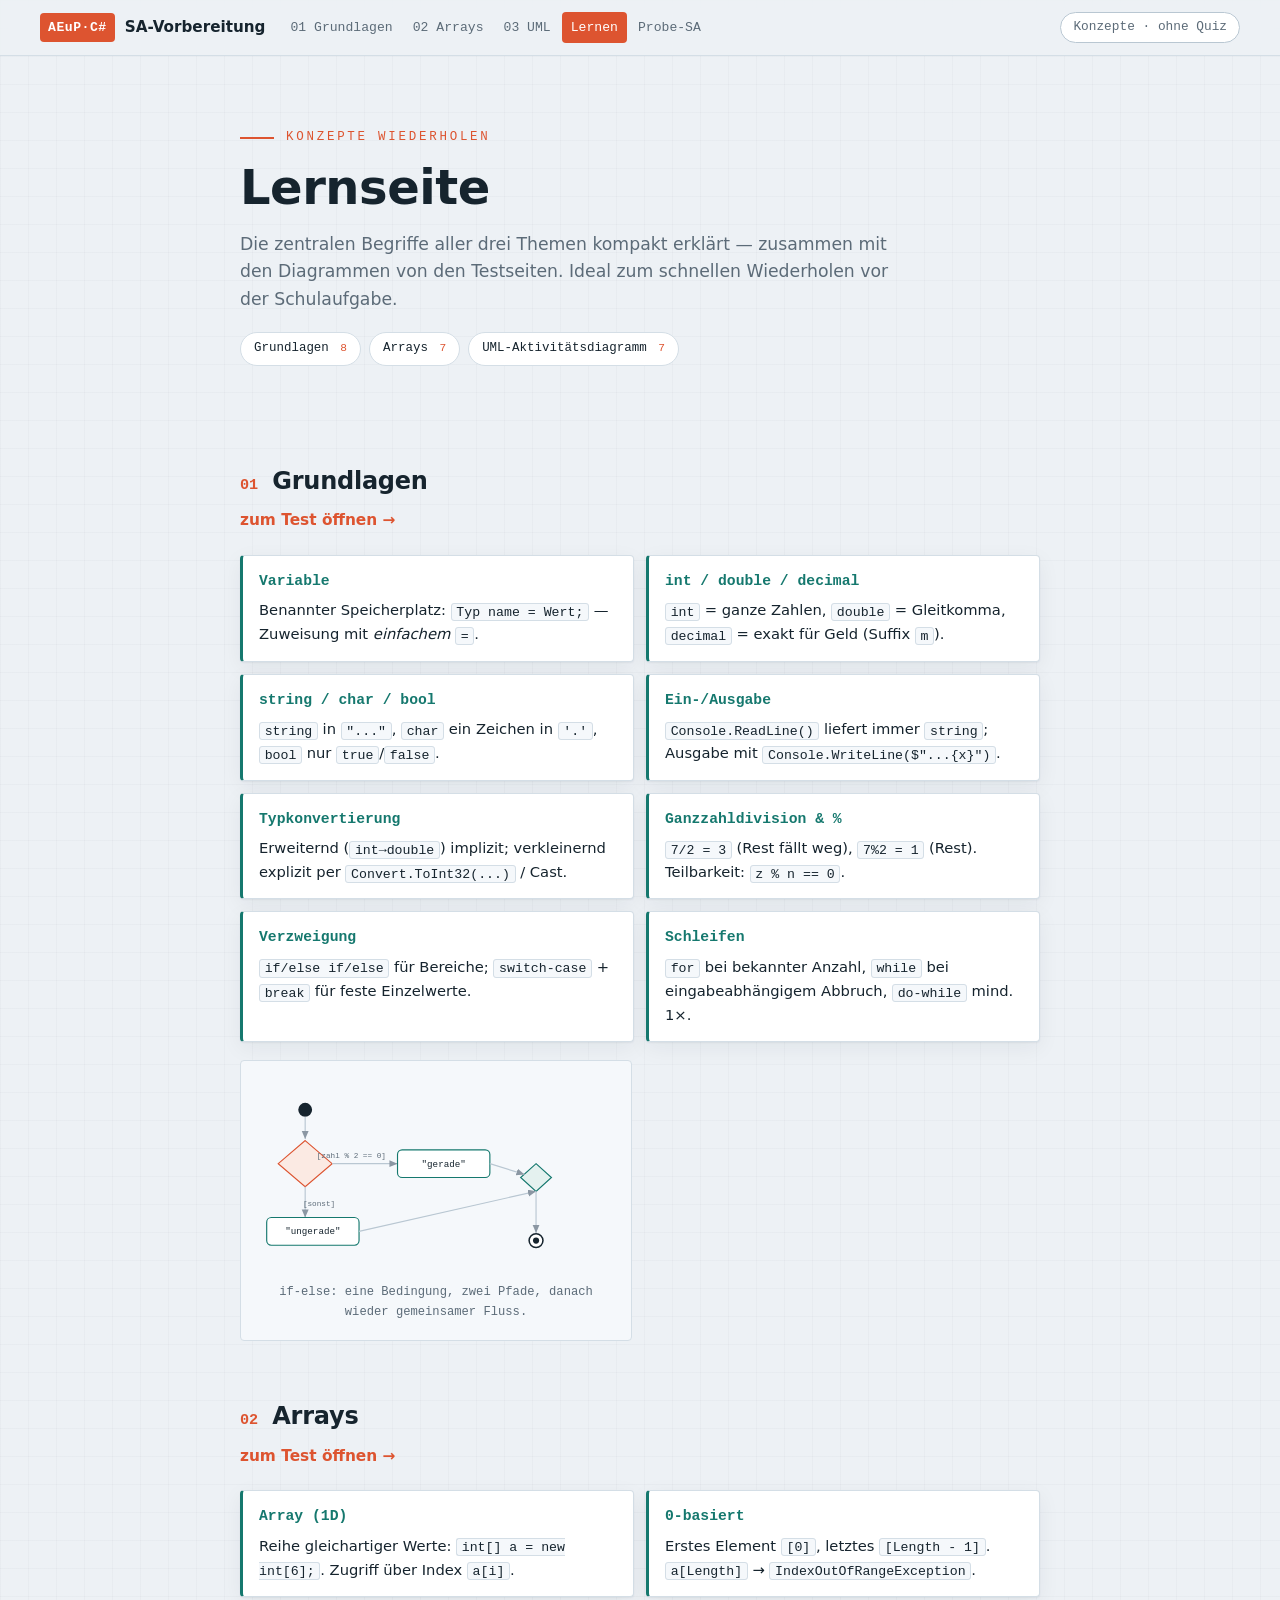
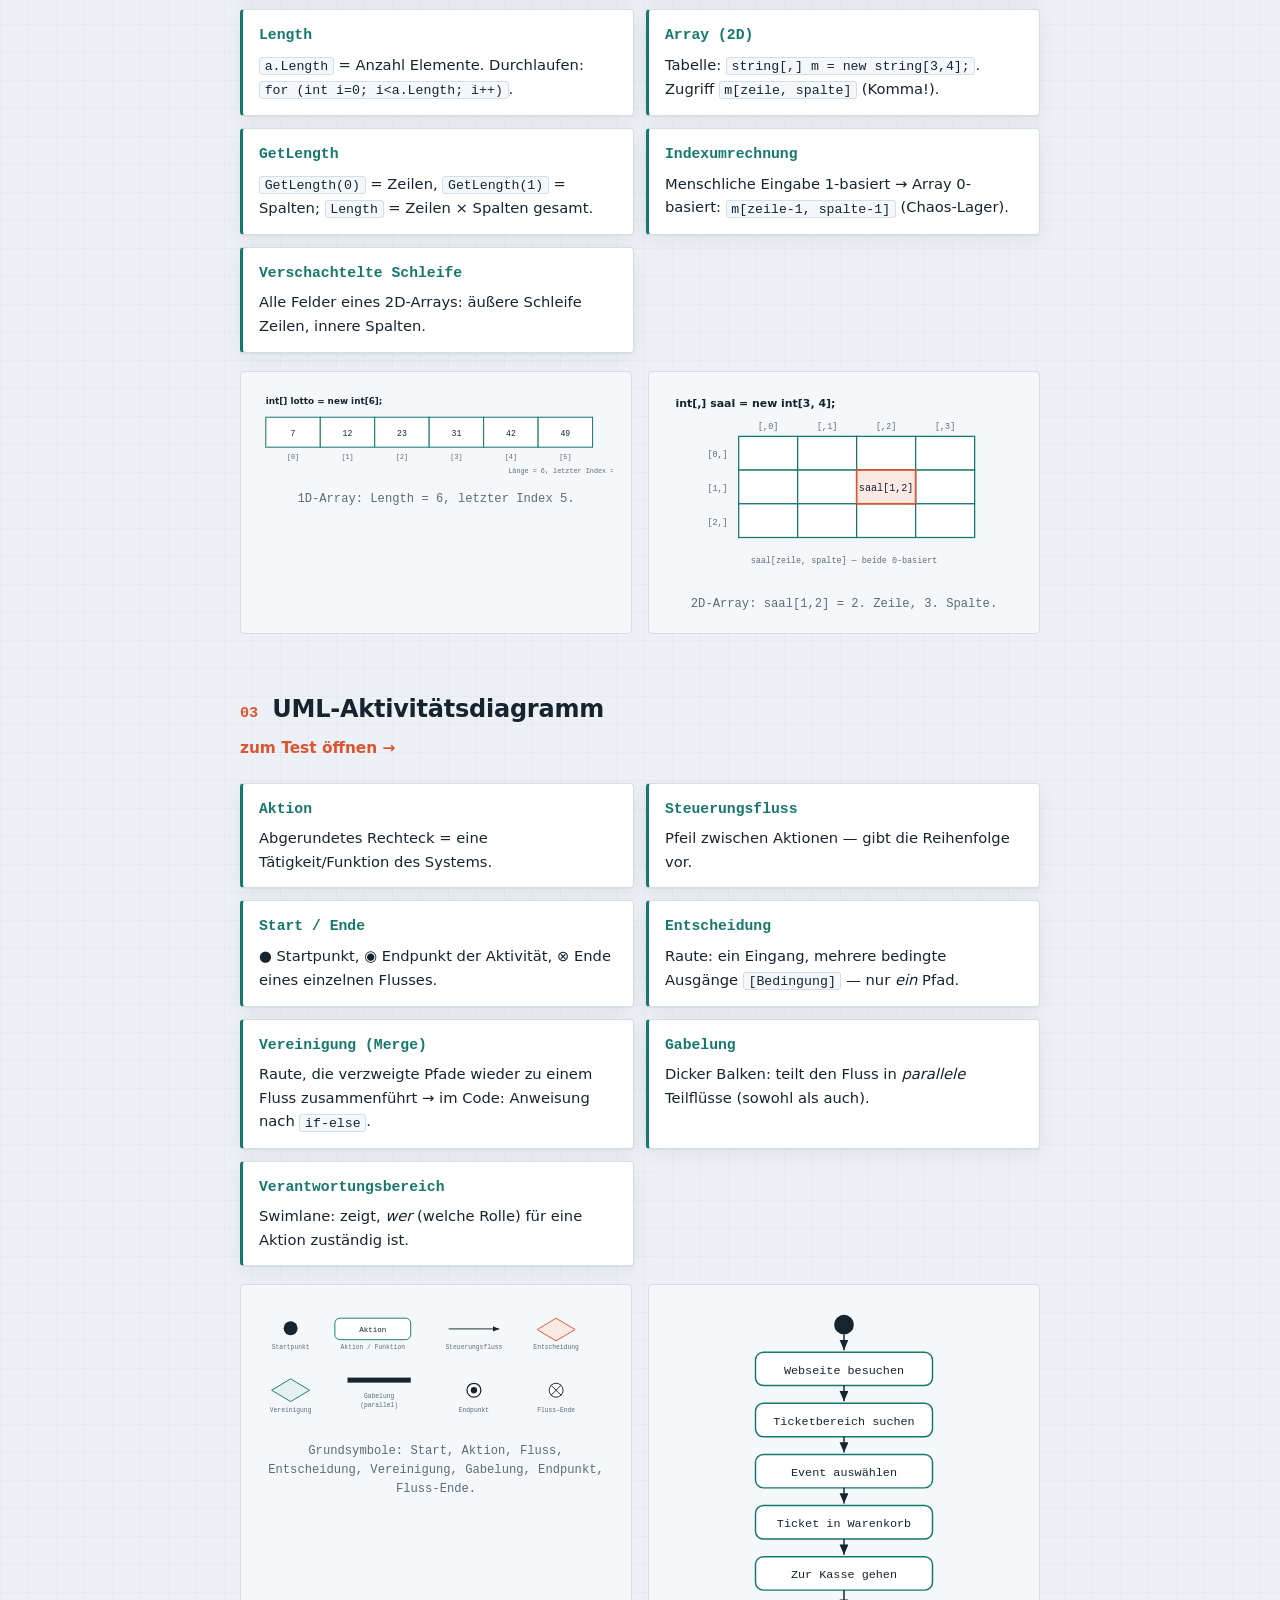
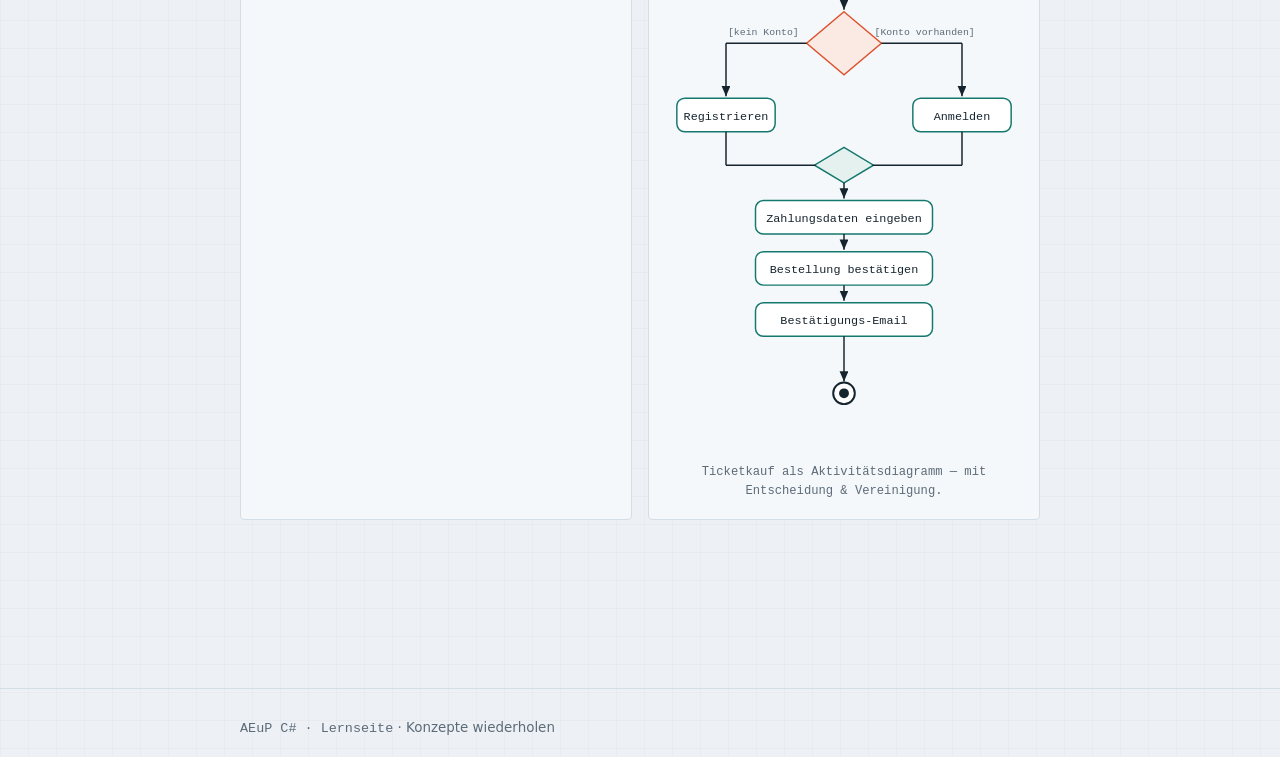
<file: lernseite.html>
<!DOCTYPE html>
<html lang="de">
<head>
<meta charset="utf-8">
<meta name="viewport" content="width=device-width, initial-scale=1">
<title>Lernen · Konzepte wiederholen — AEuP C#</title>
<link rel="stylesheet" href="assets/style.css">
<link rel="stylesheet" href="assets/print.css">
</head>
<body>
<header class="topbar">
  <a class="brand" href="index.html"><span class="mark">AEuP·C#</span><b>SA-Vorbereitung</b></a>
  <nav class="topnav">
    <a href="01-grundlagen.html">01 Grundlagen</a>
    <a href="02-arrays.html">02 Arrays</a>
    <a href="03-uml-aktivitaetsdiagramm.html">03 UML</a>
    <a href="lernseite.html" class="current">Lernen</a>
    <a href="pruefung.html">Probe-SA</a>
  </nav>
  <div class="spacer"></div>
  <span class="scorechip">Konzepte · ohne Quiz</span>
</header>
<main><div class="wrap">

  <section class="hero">
    <p class="eyebrow">Konzepte wiederholen</p>
    <h1>Lernseite</h1>
    <p class="lede">Die zentralen Begriffe aller drei Themen kompakt erklärt — zusammen mit den Diagrammen von den
      Testseiten. Ideal zum schnellen Wiederholen vor der Schulaufgabe.</p>
    <nav class="gal-nav">
      <a class="pill" href="#t01">Grundlagen <span class="cnt">8</span></a>
      <a class="pill" href="#t02">Arrays <span class="cnt">7</span></a>
      <a class="pill" href="#t03">UML-Aktivitätsdiagramm <span class="cnt">7</span></a>
    </nav>
  </section>

  <!-- ===================== Thema 01 ===================== -->
  <div class="sec-head" id="t01"><span class="ix">01</span><h2>Grundlagen</h2></div>
  <p class="sec-sub"><a class="src-link" href="01-grundlagen.html">zum Test öffnen →</a></p>
  <div class="learn-grid">
    <div class="learn-card"><span class="lc-term">Variable</span><p class="lc-def">Benannter Speicherplatz: <code>Typ name = Wert;</code> — Zuweisung mit <em>einfachem</em> <code>=</code>.</p></div>
    <div class="learn-card"><span class="lc-term">int / double / decimal</span><p class="lc-def"><code>int</code> = ganze Zahlen, <code>double</code> = Gleitkomma, <code>decimal</code> = exakt für Geld (Suffix <code>m</code>).</p></div>
    <div class="learn-card"><span class="lc-term">string / char / bool</span><p class="lc-def"><code>string</code> in <code>"..."</code>, <code>char</code> ein Zeichen in <code>'.'</code>, <code>bool</code> nur <code>true</code>/<code>false</code>.</p></div>
    <div class="learn-card"><span class="lc-term">Ein-/Ausgabe</span><p class="lc-def"><code>Console.ReadLine()</code> liefert immer <code>string</code>; Ausgabe mit <code>Console.WriteLine($"...{x}")</code>.</p></div>
    <div class="learn-card"><span class="lc-term">Typkonvertierung</span><p class="lc-def">Erweiternd (<code>int→double</code>) implizit; verkleinernd explizit per <code>Convert.ToInt32(...)</code> / Cast.</p></div>
    <div class="learn-card"><span class="lc-term">Ganzzahldivision &amp; %</span><p class="lc-def"><code>7/2 = 3</code> (Rest fällt weg), <code>7%2 = 1</code> (Rest). Teilbarkeit: <code>z % n == 0</code>.</p></div>
    <div class="learn-card"><span class="lc-term">Verzweigung</span><p class="lc-def"><code>if/else if/else</code> für Bereiche; <code>switch-case</code> + <code>break</code> für feste Einzelwerte.</p></div>
    <div class="learn-card"><span class="lc-term">Schleifen</span><p class="lc-def"><code>for</code> bei bekannter Anzahl, <code>while</code> bei eingabeabhängigem Abbruch, <code>do-while</code> mind. 1×.</p></div>
  </div>
  <div class="gal-grid">
    <div class="gal-item"><figure class="diagram">
      <svg viewBox="0 0 460 250" role="img" aria-label="Ablauf einer if-else-Verzweigung">
        <circle cx="60" cy="40" r="9" fill="#16242E"/>
        <line x1="60" y1="49" x2="60" y2="78" stroke="#B9C7D2" stroke-width="1.5" marker-end="url(#g-arr)"/>
        <polygon points="60,80 95,110 60,140 25,110" fill="#FBEAE3" stroke="#DD5430" stroke-width="1.5"/>
        <line x1="95" y1="110" x2="180" y2="110" stroke="#B9C7D2" stroke-width="1.5" marker-end="url(#g-arr)"/>
        <text class="svg-label-sm" x="120" y="103" text-anchor="middle">[zahl % 2 == 0]</text>
        <rect x="180" y="92" width="120" height="36" rx="6" fill="#fff" stroke="#15786E" stroke-width="1.5"/>
        <text class="svg-label" x="240" y="114" text-anchor="middle">"gerade"</text>
        <line x1="60" y1="140" x2="60" y2="180" stroke="#B9C7D2" stroke-width="1.5" marker-end="url(#g-arr)"/>
        <text class="svg-label-sm" x="78" y="165" text-anchor="middle">[sonst]</text>
        <rect x="10" y="180" width="120" height="36" rx="6" fill="#fff" stroke="#15786E" stroke-width="1.5"/>
        <text class="svg-label" x="70" y="202" text-anchor="middle">"ungerade"</text>
        <polygon points="360,110 380,128 360,146 340,128" fill="#E4F1EF" stroke="#15786E" stroke-width="1.5"/>
        <line x1="300" y1="110" x2="345" y2="124" stroke="#B9C7D2" stroke-width="1.5" marker-end="url(#g-arr)"/>
        <line x1="130" y1="198" x2="360" y2="146" stroke="#B9C7D2" stroke-width="1.5" marker-end="url(#g-arr)"/>
        <line x1="360" y1="146" x2="360" y2="200" stroke="#B9C7D2" stroke-width="1.5" marker-end="url(#g-arr)"/>
        <circle cx="360" cy="210" r="9" fill="#fff" stroke="#16242E" stroke-width="2"/>
        <circle cx="360" cy="210" r="4" fill="#16242E"/>
        <defs><marker id="g-arr" markerWidth="9" markerHeight="9" refX="7" refY="3" orient="auto"><path d="M0,0 L7,3 L0,6 Z" fill="#8b97a3"/></marker></defs>
      </svg>
      <figcaption>if-else: eine Bedingung, zwei Pfade, danach wieder gemeinsamer Fluss.</figcaption>
    </figure></div>
  </div>

  <!-- ===================== Thema 02 ===================== -->
  <div class="sec-head" id="t02"><span class="ix">02</span><h2>Arrays</h2></div>
  <p class="sec-sub"><a class="src-link" href="02-arrays.html">zum Test öffnen →</a></p>
  <div class="learn-grid">
    <div class="learn-card"><span class="lc-term">Array (1D)</span><p class="lc-def">Reihe gleichartiger Werte: <code>int[] a = new int[6];</code>. Zugriff über Index <code>a[i]</code>.</p></div>
    <div class="learn-card"><span class="lc-term">0-basiert</span><p class="lc-def">Erstes Element <code>[0]</code>, letztes <code>[Length - 1]</code>. <code>a[Length]</code> → <code>IndexOutOfRangeException</code>.</p></div>
    <div class="learn-card"><span class="lc-term">Length</span><p class="lc-def"><code>a.Length</code> = Anzahl Elemente. Durchlaufen: <code>for (int i=0; i&lt;a.Length; i++)</code>.</p></div>
    <div class="learn-card"><span class="lc-term">Array (2D)</span><p class="lc-def">Tabelle: <code>string[,] m = new string[3,4];</code>. Zugriff <code>m[zeile, spalte]</code> (Komma!).</p></div>
    <div class="learn-card"><span class="lc-term">GetLength</span><p class="lc-def"><code>GetLength(0)</code> = Zeilen, <code>GetLength(1)</code> = Spalten; <code>Length</code> = Zeilen × Spalten gesamt.</p></div>
    <div class="learn-card"><span class="lc-term">Indexumrechnung</span><p class="lc-def">Menschliche Eingabe 1-basiert → Array 0-basiert: <code>m[zeile-1, spalte-1]</code> (Chaos-Lager).</p></div>
    <div class="learn-card"><span class="lc-term">Verschachtelte Schleife</span><p class="lc-def">Alle Felder eines 2D-Arrays: äußere Schleife Zeilen, innere Spalten.</p></div>
  </div>
  <div class="gal-grid">
    <div class="gal-item"><figure class="diagram">
      <svg viewBox="0 0 520 130" role="img" aria-label="Eindimensionales Array mit Indizes 0 bis 5">
        <text class="svg-title" x="10" y="20">int[] lotto = new int[6];</text>
        <g>
          <rect x="10"  y="40" width="80" height="44" fill="#fff" stroke="#15786E" stroke-width="1.5"/>
          <rect x="90"  y="40" width="80" height="44" fill="#fff" stroke="#15786E" stroke-width="1.5"/>
          <rect x="170" y="40" width="80" height="44" fill="#fff" stroke="#15786E" stroke-width="1.5"/>
          <rect x="250" y="40" width="80" height="44" fill="#fff" stroke="#15786E" stroke-width="1.5"/>
          <rect x="330" y="40" width="80" height="44" fill="#fff" stroke="#15786E" stroke-width="1.5"/>
          <rect x="410" y="40" width="80" height="44" fill="#fff" stroke="#15786E" stroke-width="1.5"/>
          <text class="svg-label" x="50" y="68" text-anchor="middle">7</text>
          <text class="svg-label" x="130" y="68" text-anchor="middle">12</text>
          <text class="svg-label" x="210" y="68" text-anchor="middle">23</text>
          <text class="svg-label" x="290" y="68" text-anchor="middle">31</text>
          <text class="svg-label" x="370" y="68" text-anchor="middle">42</text>
          <text class="svg-label" x="450" y="68" text-anchor="middle">49</text>
          <text class="svg-label-sm" x="50" y="102" text-anchor="middle">[0]</text>
          <text class="svg-label-sm" x="130" y="102" text-anchor="middle">[1]</text>
          <text class="svg-label-sm" x="210" y="102" text-anchor="middle">[2]</text>
          <text class="svg-label-sm" x="290" y="102" text-anchor="middle">[3]</text>
          <text class="svg-label-sm" x="370" y="102" text-anchor="middle">[4]</text>
          <text class="svg-label-sm" x="450" y="102" text-anchor="middle">[5]</text>
        </g>
        <text class="svg-label-sm" x="450" y="122" text-anchor="middle" fill="#DD5430">Länge = 6, letzter Index = 5</text>
      </svg>
      <figcaption>1D-Array: <code>Length</code> = 6, letzter Index <code>5</code>.</figcaption>
    </figure></div>
    <div class="gal-item"><figure class="diagram">
      <svg viewBox="0 0 420 230" role="img" aria-label="Zweidimensionales Array als Gitter">
        <text class="svg-title" x="10" y="20">int[,] saal = new int[3, 4];</text>
        <text class="svg-label-sm" x="120" y="46" text-anchor="middle">[,0]</text>
        <text class="svg-label-sm" x="190" y="46" text-anchor="middle">[,1]</text>
        <text class="svg-label-sm" x="260" y="46" text-anchor="middle">[,2]</text>
        <text class="svg-label-sm" x="330" y="46" text-anchor="middle">[,3]</text>
        <g stroke="#15786E" stroke-width="1.5" fill="#fff">
          <rect x="85" y="55"  width="70" height="40"/><rect x="155" y="55"  width="70" height="40"/><rect x="225" y="55"  width="70" height="40"/><rect x="295" y="55"  width="70" height="40"/>
          <rect x="85" y="95"  width="70" height="40"/><rect x="155" y="95"  width="70" height="40"/><rect x="225" y="95"  width="70" height="40"/><rect x="295" y="95"  width="70" height="40"/>
          <rect x="85" y="135" width="70" height="40"/><rect x="155" y="135" width="70" height="40"/><rect x="225" y="135" width="70" height="40"/><rect x="295" y="135" width="70" height="40"/>
        </g>
        <text class="svg-label-sm" x="60" y="80"  text-anchor="middle">[0,]</text>
        <text class="svg-label-sm" x="60" y="120" text-anchor="middle">[1,]</text>
        <text class="svg-label-sm" x="60" y="160" text-anchor="middle">[2,]</text>
        <rect x="225" y="95" width="70" height="40" fill="#FBEAE3" stroke="#DD5430" stroke-width="2"/>
        <text class="svg-label" x="260" y="120" text-anchor="middle" fill="#B23E1F">saal[1,2]</text>
        <text class="svg-label-sm" x="210" y="205" text-anchor="middle" fill="#DD5430">saal[zeile, spalte] — beide 0-basiert</text>
      </svg>
      <figcaption>2D-Array: <code>saal[1,2]</code> = 2. Zeile, 3. Spalte.</figcaption>
    </figure></div>
  </div>

  <!-- ===================== Thema 03 ===================== -->
  <div class="sec-head" id="t03"><span class="ix">03</span><h2>UML-Aktivitätsdiagramm</h2></div>
  <p class="sec-sub"><a class="src-link" href="03-uml-aktivitaetsdiagramm.html">zum Test öffnen →</a></p>
  <div class="learn-grid">
    <div class="learn-card"><span class="lc-term">Aktion</span><p class="lc-def">Abgerundetes Rechteck = eine Tätigkeit/Funktion des Systems.</p></div>
    <div class="learn-card"><span class="lc-term">Steuerungsfluss</span><p class="lc-def">Pfeil zwischen Aktionen — gibt die Reihenfolge vor.</p></div>
    <div class="learn-card"><span class="lc-term">Start / Ende</span><p class="lc-def">● Startpunkt, ◉ Endpunkt der Aktivität, ⊗ Ende eines einzelnen Flusses.</p></div>
    <div class="learn-card"><span class="lc-term">Entscheidung</span><p class="lc-def">Raute: ein Eingang, mehrere bedingte Ausgänge <code>[Bedingung]</code> — nur <em>ein</em> Pfad.</p></div>
    <div class="learn-card"><span class="lc-term">Vereinigung (Merge)</span><p class="lc-def">Raute, die verzweigte Pfade wieder zu einem Fluss zusammenführt → im Code: Anweisung nach <code>if-else</code>.</p></div>
    <div class="learn-card"><span class="lc-term">Gabelung</span><p class="lc-def">Dicker Balken: teilt den Fluss in <em>parallele</em> Teilflüsse (sowohl als auch).</p></div>
    <div class="learn-card"><span class="lc-term">Verantwortungsbereich</span><p class="lc-def">Swimlane: zeigt, <em>wer</em> (welche Rolle) für eine Aktion zuständig ist.</p></div>
  </div>
  <div class="gal-grid">
    <div class="gal-item"><figure class="diagram">
      <svg viewBox="0 0 560 200" role="img" aria-label="Legende der Notationselemente">
        <circle cx="50" cy="40" r="11" fill="#16242E"/>
        <text class="svg-label-sm" x="50" y="72" text-anchor="middle">Startpunkt</text>
        <rect x="120" y="24" width="120" height="34" rx="8" fill="#fff" stroke="#15786E" stroke-width="1.5"/>
        <text class="svg-label" x="180" y="46" text-anchor="middle">Aktion</text>
        <text class="svg-label-sm" x="180" y="72" text-anchor="middle">Aktion / Funktion</text>
        <line x1="300" y1="41" x2="380" y2="41" stroke="#16242E" stroke-width="1.5" marker-end="url(#u-arr)"/>
        <text class="svg-label-sm" x="340" y="72" text-anchor="middle">Steuerungsfluss</text>
        <polygon points="470,24 500,42 470,60 440,42" fill="#FBEAE3" stroke="#DD5430" stroke-width="1.5"/>
        <text class="svg-label-sm" x="470" y="72" text-anchor="middle">Entscheidung</text>
        <polygon points="50,120 80,138 50,156 20,138" fill="#E4F1EF" stroke="#15786E" stroke-width="1.5"/>
        <text class="svg-label-sm" x="50" y="172" text-anchor="middle">Vereinigung</text>
        <rect x="140" y="118" width="100" height="8" fill="#16242E"/>
        <text class="svg-label-sm" x="190" y="150" text-anchor="middle">Gabelung</text>
        <text class="svg-label-sm" x="190" y="164" text-anchor="middle">(parallel)</text>
        <circle cx="340" cy="138" r="11" fill="#fff" stroke="#16242E" stroke-width="2"/>
        <circle cx="340" cy="138" r="5" fill="#16242E"/>
        <text class="svg-label-sm" x="340" y="172" text-anchor="middle">Endpunkt</text>
        <circle cx="470" cy="138" r="11" fill="#fff" stroke="#16242E" stroke-width="1.5"/>
        <line x1="462" y1="130" x2="478" y2="146" stroke="#16242E" stroke-width="1.5"/>
        <line x1="478" y1="130" x2="462" y2="146" stroke="#16242E" stroke-width="1.5"/>
        <text class="svg-label-sm" x="470" y="172" text-anchor="middle">Fluss-Ende</text>
        <defs><marker id="u-arr" markerWidth="9" markerHeight="9" refX="7" refY="3" orient="auto"><path d="M0,0 L7,3 L0,6 Z" fill="#16242E"/></marker></defs>
      </svg>
      <figcaption>Grundsymbole: Start, Aktion, Fluss, Entscheidung, Vereinigung, Gabelung, Endpunkt, Fluss-Ende.</figcaption>
    </figure></div>
    <div class="gal-item"><figure class="diagram">
      <svg viewBox="0 0 360 760" role="img" aria-label="Aktivitätsdiagramm Online-Ticketkauf">
        <defs><marker id="t-arr" markerWidth="9" markerHeight="9" refX="7" refY="3" orient="auto"><path d="M0,0 L7,3 L0,6 Z" fill="#16242E"/></marker></defs>
        <circle cx="180" cy="22" r="10" fill="#16242E"/>
        <line x1="180" y1="32" x2="180" y2="48" stroke="#16242E" stroke-width="1.5" marker-end="url(#t-arr)"/>
        <rect x="90" y="50" width="180" height="34" rx="8" fill="#fff" stroke="#15786E" stroke-width="1.5"/>
        <text class="svg-label" x="180" y="72" text-anchor="middle">Webseite besuchen</text>
        <line x1="180" y1="84" x2="180" y2="100" stroke="#16242E" stroke-width="1.5" marker-end="url(#t-arr)"/>
        <rect x="90" y="102" width="180" height="34" rx="8" fill="#fff" stroke="#15786E" stroke-width="1.5"/>
        <text class="svg-label" x="180" y="124" text-anchor="middle">Ticketbereich suchen</text>
        <line x1="180" y1="136" x2="180" y2="152" stroke="#16242E" stroke-width="1.5" marker-end="url(#t-arr)"/>
        <rect x="90" y="154" width="180" height="34" rx="8" fill="#fff" stroke="#15786E" stroke-width="1.5"/>
        <text class="svg-label" x="180" y="176" text-anchor="middle">Event auswählen</text>
        <line x1="180" y1="188" x2="180" y2="204" stroke="#16242E" stroke-width="1.5" marker-end="url(#t-arr)"/>
        <rect x="90" y="206" width="180" height="34" rx="8" fill="#fff" stroke="#15786E" stroke-width="1.5"/>
        <text class="svg-label" x="180" y="228" text-anchor="middle">Ticket in Warenkorb</text>
        <line x1="180" y1="240" x2="180" y2="256" stroke="#16242E" stroke-width="1.5" marker-end="url(#t-arr)"/>
        <rect x="90" y="258" width="180" height="34" rx="8" fill="#fff" stroke="#15786E" stroke-width="1.5"/>
        <text class="svg-label" x="180" y="280" text-anchor="middle">Zur Kasse gehen</text>
        <line x1="180" y1="292" x2="180" y2="312" stroke="#16242E" stroke-width="1.5" marker-end="url(#t-arr)"/>
        <polygon points="180,314 218,346 180,378 142,346" fill="#FBEAE3" stroke="#DD5430" stroke-width="1.5"/>
        <line x1="142" y1="346" x2="60" y2="346" stroke="#16242E" stroke-width="1.5"/>
        <line x1="60" y1="346" x2="60" y2="400" stroke="#16242E" stroke-width="1.5" marker-end="url(#t-arr)"/>
        <text class="svg-label-sm" x="98" y="338" text-anchor="middle" fill="#B23E1F">[kein Konto]</text>
        <rect x="10" y="402" width="100" height="34" rx="8" fill="#fff" stroke="#15786E" stroke-width="1.5"/>
        <text class="svg-label" x="60" y="424" text-anchor="middle">Registrieren</text>
        <line x1="218" y1="346" x2="300" y2="346" stroke="#16242E" stroke-width="1.5"/>
        <line x1="300" y1="346" x2="300" y2="400" stroke="#16242E" stroke-width="1.5" marker-end="url(#t-arr)"/>
        <text class="svg-label-sm" x="262" y="338" text-anchor="middle" fill="#15786E">[Konto vorhanden]</text>
        <rect x="250" y="402" width="100" height="34" rx="8" fill="#fff" stroke="#15786E" stroke-width="1.5"/>
        <text class="svg-label" x="300" y="424" text-anchor="middle">Anmelden</text>
        <line x1="60" y1="436" x2="60" y2="470" stroke="#16242E" stroke-width="1.5"/>
        <line x1="300" y1="436" x2="300" y2="470" stroke="#16242E" stroke-width="1.5"/>
        <polygon points="180,452 210,470 180,488 150,470" fill="#E4F1EF" stroke="#15786E" stroke-width="1.5"/>
        <line x1="60" y1="470" x2="151" y2="470" stroke="#16242E" stroke-width="1.5"/>
        <line x1="300" y1="470" x2="209" y2="470" stroke="#16242E" stroke-width="1.5"/>
        <line x1="180" y1="488" x2="180" y2="504" stroke="#16242E" stroke-width="1.5" marker-end="url(#t-arr)"/>
        <rect x="90" y="506" width="180" height="34" rx="8" fill="#fff" stroke="#15786E" stroke-width="1.5"/>
        <text class="svg-label" x="180" y="528" text-anchor="middle">Zahlungsdaten eingeben</text>
        <line x1="180" y1="540" x2="180" y2="556" stroke="#16242E" stroke-width="1.5" marker-end="url(#t-arr)"/>
        <rect x="90" y="558" width="180" height="34" rx="8" fill="#fff" stroke="#15786E" stroke-width="1.5"/>
        <text class="svg-label" x="180" y="580" text-anchor="middle">Bestellung bestätigen</text>
        <line x1="180" y1="592" x2="180" y2="608" stroke="#16242E" stroke-width="1.5" marker-end="url(#t-arr)"/>
        <rect x="90" y="610" width="180" height="34" rx="8" fill="#fff" stroke="#15786E" stroke-width="1.5"/>
        <text class="svg-label" x="180" y="632" text-anchor="middle">Bestätigungs-Email</text>
        <line x1="180" y1="644" x2="180" y2="690" stroke="#16242E" stroke-width="1.5" marker-end="url(#t-arr)"/>
        <circle cx="180" cy="702" r="11" fill="#fff" stroke="#16242E" stroke-width="2"/>
        <circle cx="180" cy="702" r="5" fill="#16242E"/>
      </svg>
      <figcaption>Ticketkauf als Aktivitätsdiagramm — mit Entscheidung &amp; Vereinigung.</figcaption>
    </figure></div>
  </div>

</div></main>
<footer class="foot"><div class="wrap"><span class="mono">AEuP C# · Lernseite</span> · Konzepte wiederholen</div></footer>
</body>
</html>
</file>
<file: assets/style.css>
/* =========================================================================
   IT-Lernmaterial · Selbsttest-Website
   Visual identity: signal-orange + deep teal on cool blue-grey paper.
   Monospace carries all technical tokens — the subject's own vernacular.
   ========================================================================= */

:root {
  --ground:      #EDF1F5;
  --surface:     #FFFFFF;
  --surface-2:   #F5F8FB;
  --ink:         #16242E;
  --muted:       #5C6B78;
  --line:        #D4DEE6;
  --line-strong: #B9C7D2;
  --accent:      #DD5430;  /* signal orange — structure, emphasis */
  --accent-deep: #B23E1F;
  --accent-tint: #FBEAE3;
  --accent-2:    #15786E;  /* teal — correct / solutions */
  --accent-2-tint:#E4F1EF;
  --warn:        #B5462F;
  --gold:        #C6841E;

  --font-display: "Segoe UI Semibold","Segoe UI",system-ui,-apple-system,sans-serif;
  --font-body:    "Segoe UI",system-ui,-apple-system,"Helvetica Neue",sans-serif;
  --font-mono:    "Cascadia Code","Cascadia Mono","Consolas",ui-monospace,"SF Mono",monospace;

  --maxw: 880px;
  --radius: 4px;
  --shadow: 0 1px 2px rgba(22,36,46,.06), 0 6px 22px rgba(22,36,46,.06);
}

* { box-sizing: border-box; }

html { scroll-behavior: smooth; scroll-padding-top: 84px; }

body {
  margin: 0;
  font-family: var(--font-body);
  color: var(--ink);
  background: var(--ground);
  line-height: 1.6;
  -webkit-font-smoothing: antialiased;
  background-image:
    linear-gradient(rgba(22,36,46,.022) 1px, transparent 1px),
    linear-gradient(90deg, rgba(22,36,46,.022) 1px, transparent 1px);
  background-size: 28px 28px;
}

/* ---------- top bar ---------------------------------------------------- */
.topbar {
  position: sticky; top: 0; z-index: 50;
  display: flex; align-items: center; gap: 16px;
  padding: 12px clamp(16px,4vw,40px);
  background: rgba(237,241,245,.86);
  backdrop-filter: blur(8px);
  border-bottom: 1px solid var(--line);
}
.brand { display: flex; align-items: center; gap: 10px; text-decoration: none; color: var(--ink); }
.brand .mark {
  font-family: var(--font-mono); font-weight: 700; letter-spacing: .04em;
  background: var(--accent); color: #fff; padding: 4px 8px; border-radius: var(--radius);
  font-size: .82rem;
}
.brand .mark .slash { opacity: .6; }
.brand b { font-weight: 700; font-size: .95rem; }
.brand span.sub { color: var(--muted); font-size: .8rem; }
.topbar .spacer { flex: 1; }
.topnav { display: flex; gap: 2px; flex-wrap: wrap; }
.topnav a {
  font-family: var(--font-mono); font-size: .82rem; text-decoration: none;
  color: var(--muted); padding: 5px 9px; border-radius: var(--radius);
}
.topnav a:hover { color: var(--ink); background: var(--surface-2); }
.topnav a.current { color: #fff; background: var(--accent); }

/* score chip */
.scorechip {
  font-family: var(--font-mono); font-size: .8rem; color: var(--muted);
  border: 1px solid var(--line-strong); border-radius: 999px; padding: 4px 12px;
  background: var(--surface); white-space: nowrap;
}
.scorechip b { color: var(--accent-2); }

/* ---------- layout ----------------------------------------------------- */
.wrap { max-width: var(--maxw); margin: 0 auto; padding: 0 clamp(16px,4vw,40px); }
main { padding-bottom: 96px; }

/* ---------- hero ------------------------------------------------------- */
.hero { padding: clamp(36px,7vw,72px) 0 clamp(28px,4vw,40px); }
.eyebrow {
  font-family: var(--font-mono); font-size: .78rem; letter-spacing: .22em;
  text-transform: uppercase; color: var(--accent); margin: 0 0 14px;
  display: flex; align-items: center; gap: 12px;
}
.eyebrow::before { content:""; width: 34px; height: 2px; background: var(--accent); display:inline-block; }

.hero-num {
  font-family: var(--font-mono); font-weight: 700;
  font-size: clamp(3.4rem,12vw,7rem); line-height: .9; color: var(--ink);
  display: flex; align-items: baseline; gap: .15em;
}
.hero-num .hash { color: var(--accent); font-size: .5em; }
h1 {
  font-family: var(--font-display); font-weight: 700;
  font-size: clamp(1.8rem,4.4vw,3rem); line-height: 1.06; margin: 6px 0 0;
  letter-spacing: -.01em;
}
.hero .lede { font-size: 1.08rem; color: var(--muted); max-width: 60ch; margin: 18px 0 0; }

.hero-meta { display: flex; flex-wrap: wrap; gap: 10px; margin-top: 26px; }
.pill {
  font-family: var(--font-mono); font-size: .78rem; color: var(--ink);
  background: var(--surface); border: 1px solid var(--line); border-radius: 999px;
  padding: 6px 13px;
}
.pill b { color: var(--accent); }

/* ---------- section heads --------------------------------------------- */
.sec-head { margin: 56px 0 8px; display: flex; align-items: baseline; gap: 14px; }
.sec-head .ix {
  font-family: var(--font-mono); color: var(--accent); font-weight: 700; font-size: .95rem;
}
.sec-head h2 {
  font-family: var(--font-display); font-weight: 700; font-size: 1.5rem; margin: 0;
  letter-spacing: -.01em;
}
.sec-sub { color: var(--muted); margin: 0 0 22px; font-size: .96rem; }
hr.rule { border: 0; border-top: 1px solid var(--line); margin: 0; }

/* ---------- question cards -------------------------------------------- */
.q {
  background: var(--surface); border: 1px solid var(--line); border-radius: var(--radius);
  box-shadow: var(--shadow); margin: 18px 0; overflow: hidden;
  border-left: 3px solid var(--line-strong);
}
.q.answered-ok  { border-left-color: var(--accent-2); }
.q.answered-bad { border-left-color: var(--accent); }

.q-head {
  display: flex; align-items: center; gap: 12px;
  padding: 14px 22px 0;
}
.q-num {
  font-family: var(--font-mono); font-weight: 700; color: var(--accent); font-size: .95rem;
}
.q-type {
  font-family: var(--font-mono); font-size: .68rem; letter-spacing: .12em; text-transform: uppercase;
  color: var(--muted); border: 1px solid var(--line); border-radius: 999px; padding: 2px 9px;
}
.q-type.calc { color: var(--accent-deep); border-color: var(--accent-tint); background: var(--accent-tint); }
.q-pts { margin-left: auto; font-family: var(--font-mono); font-size: .72rem; color: var(--muted); }

.q-body { padding: 12px 22px 4px; }
.q-text { margin: 0 0 14px; font-size: 1.02rem; }
.q-text strong { font-weight: 700; }
.q-body code, .mono { font-family: var(--font-mono); }
.q-body code {
  background: var(--surface-2); border: 1px solid var(--line); border-radius: 3px;
  padding: .05em .4em; font-size: .92em;
}

/* options */
.q-options { list-style: none; margin: 0 0 8px; padding: 0; display: grid; gap: 8px; }
.opt {
  display: flex; align-items: flex-start; gap: 11px;
  padding: 11px 14px; border: 1px solid var(--line); border-radius: var(--radius);
  cursor: pointer; transition: background .12s, border-color .12s; background: var(--surface);
  font-size: .98rem;
}
.opt:hover { background: var(--surface-2); border-color: var(--line-strong); }
.opt .tick {
  flex: none; width: 20px; height: 20px; border: 1.5px solid var(--line-strong);
  border-radius: 50%; display: grid; place-items: center; margin-top: 1px;
  font-family: var(--font-mono); font-size: .7rem; color: transparent;
}
.opt[data-multi="true"] .tick { border-radius: 4px; }
.q-options.locked .opt { cursor: default; }
.opt.picked { border-color: var(--ink); background: var(--surface-2); }
.opt.picked .tick { background: var(--ink); border-color: var(--ink); color: #fff; }
.q-options:not(.locked) .opt.picked .tick::after { content: "✓"; }
.opt.correct   { border-color: var(--accent-2); background: var(--accent-2-tint); }
.opt.correct .tick { background: var(--accent-2); border-color: var(--accent-2); color:#fff; }
.opt.wrong     { border-color: var(--warn); background: var(--accent-tint); }
.opt.wrong .tick { background: var(--warn); border-color: var(--warn); color:#fff; }
.opt.reveal-correct { border-color: var(--accent-2); }
.opt.reveal-correct .tick { color: var(--accent-2); border-color: var(--accent-2); }

/* reveal button + solution */
.q-foot { padding: 4px 22px 18px; display: flex; gap: 10px; flex-wrap: wrap; }
.q-reveal {
  font-family: var(--font-mono); font-size: .82rem; cursor: pointer;
  background: transparent; color: var(--accent-2); border: 1px solid var(--accent-2);
  border-radius: var(--radius); padding: 7px 14px; transition: background .12s,color .12s;
}
.q-reveal:hover { background: var(--accent-2); color: #fff; }
.q-reveal[aria-expanded="true"] { background: var(--accent-2); color:#fff; }
.q-check {
  font-family: var(--font-mono); font-size: .82rem; cursor: pointer;
  background: var(--ink); color: #fff; border: 1px solid var(--ink);
  border-radius: var(--radius); padding: 7px 14px;
}
.q-check:hover { background: #0e1920; }

.q-solution {
  margin: 14px 22px 20px; padding: 16px 18px;
  background: var(--accent-2-tint); border: 1px solid #BFE0DB; border-left: 3px solid var(--accent-2);
  border-radius: var(--radius); font-size: .96rem;
}
.q-solution[hidden] { display: none; }
.q-solution .sol-label {
  font-family: var(--font-mono); font-size: .68rem; letter-spacing: .14em; text-transform: uppercase;
  color: var(--accent-2); font-weight: 700; display: block; margin-bottom: 8px;
}
.q-solution p { margin: 0 0 8px; }
.q-solution p:last-child { margin-bottom: 0; }
.q-solution ul, .q-solution ol { margin: 6px 0; padding-left: 22px; }
.q-solution li { margin: 4px 0; }
.q-solution code {
  font-family: var(--font-mono); background: rgba(255,255,255,.7);
  border: 1px solid #BFE0DB; border-radius: 3px; padding: .04em .35em;
}
.q-solution .step {
  font-family: var(--font-mono); font-size: .9rem; background: rgba(255,255,255,.75);
  border: 1px solid #CFE5E1; border-radius: 4px; padding: 8px 12px; margin: 8px 0; white-space: pre-wrap;
}
.tag-mistake {
  display:inline-block; font-family:var(--font-mono); font-size:.7rem; color:var(--warn);
  background:var(--accent-tint); border:1px solid #EBC9BD; border-radius:999px; padding:1px 8px; margin-right:6px;
}

/* ---------- figures / diagrams ---------------------------------------- */
figure.diagram {
  margin: 4px 0 16px; padding: 18px; background: var(--surface-2);
  border: 1px solid var(--line); border-radius: var(--radius); overflow-x: auto;
}
figure.diagram svg { display: block; max-width: 100%; height: auto; margin: 0 auto; }
figure.diagram figcaption {
  font-family: var(--font-mono); font-size: .76rem; color: var(--muted);
  margin-top: 12px; text-align: center;
}
.svg-label { font-family: var(--font-mono); font-size: 12px; fill: var(--ink); }
.svg-label-sm { font-family: var(--font-mono); font-size: 10px; fill: var(--muted); }
.svg-title { font-family: var(--font-body); font-weight: 700; font-size: 13px; fill: var(--ink); }

/* ---------- gallery page ---------------------------------------------- */
.gal-nav { display: flex; flex-wrap: wrap; gap: 8px; margin-top: 18px; }
.gal-nav a.pill { text-decoration: none; transition: border-color .15s, transform .15s; }
.gal-nav a.pill:hover { border-color: var(--line-strong); transform: translateY(-2px); }
.gal-nav .cnt {
  font-family: var(--font-mono); font-size: .7rem; color: var(--accent); margin-left: 4px;
}
.sec-sub .src-link { color: var(--accent); text-decoration: none; font-weight: 600; }
.sec-sub .src-link:hover { text-decoration: underline; }
.gal-grid {
  display: grid; grid-template-columns: repeat(auto-fill, minmax(360px, 1fr));
  gap: 16px; margin-top: 8px;
}
.gal-item { display: flex; }
.gal-item figure.diagram { margin: 0; width: 100%; }

/* ---------- learning page (concept review) ---------------------------- */
.learn-grid {
  display: grid; grid-template-columns: repeat(auto-fill, minmax(260px, 1fr));
  gap: 12px; margin: 8px 0 18px;
}
.learn-card {
  background: var(--surface); border: 1px solid var(--line); border-radius: var(--radius);
  border-left: 3px solid var(--accent-2); padding: 14px 16px; box-shadow: var(--shadow);
}
.learn-card .lc-term {
  font-family: var(--font-mono); font-weight: 700; color: var(--accent-2);
  font-size: .92rem; display: block; margin-bottom: 5px;
}
.learn-card .lc-def { margin: 0; font-size: .92rem; color: var(--ink); }
.learn-card .lc-def code {
  font-family: var(--font-mono); background: var(--surface-2);
  border: 1px solid var(--line); border-radius: 3px; padding: .04em .35em; font-size: .9em;
}

/* ---------- reference tables ------------------------------------------ */
.tbl-wrap { overflow-x: auto; margin: 4px 0 12px; }
table.ref {
  border-collapse: collapse; width: 100%; font-size: .9rem; background: var(--surface);
}
table.ref th, table.ref td { border: 1px solid var(--line); padding: 8px 11px; text-align: left; vertical-align: top; }
table.ref th { background: var(--ink); color: #fff; font-weight: 600; font-size: .82rem; }
table.ref tr:nth-child(even) td { background: var(--surface-2); }
table.ref code, table.ref .mono { font-family: var(--font-mono); font-size: .9em; }

/* ---------- callouts --------------------------------------------------- */
.note {
  border: 1px solid var(--line); border-left: 3px solid var(--gold); background: #FCF7EC;
  border-radius: var(--radius); padding: 12px 16px; margin: 14px 0; font-size: .92rem;
}
.note .lbl { font-family: var(--font-mono); font-size: .7rem; letter-spacing:.12em; text-transform:uppercase; color: var(--gold); font-weight:700; }

/* ---------- index page topic grid ------------------------------------- */
.topic-grid { display: grid; grid-template-columns: repeat(auto-fill,minmax(250px,1fr)); gap: 16px; margin: 8px 0 0; }
.topic-card {
  display: flex; flex-direction: column; gap: 8px; text-decoration: none; color: var(--ink);
  background: var(--surface); border: 1px solid var(--line); border-radius: var(--radius);
  padding: 20px; box-shadow: var(--shadow); transition: transform .14s, border-color .14s, box-shadow .14s;
  border-top: 3px solid var(--accent);
}
.topic-card:hover { transform: translateY(-3px); border-color: var(--line-strong);
  box-shadow: 0 8px 30px rgba(22,36,46,.12); }
.topic-card .tc-num { font-family: var(--font-mono); font-weight: 700; color: var(--accent); font-size: 1.5rem; }
.topic-card h3 { font-family: var(--font-display); margin: 0; font-size: 1.12rem; }
.topic-card p { margin: 0; color: var(--muted); font-size: .9rem; }
.topic-card .tc-meta { margin-top: auto; font-family: var(--font-mono); font-size: .74rem; color: var(--muted); padding-top: 8px; }

/* ---------- pager (prev/next) ----------------------------------------- */
.pager { display: flex; justify-content: space-between; gap: 12px; margin-top: 64px; }
.pager a {
  flex: 1; text-decoration: none; color: var(--ink); background: var(--surface);
  border: 1px solid var(--line); border-radius: var(--radius); padding: 16px 18px;
  transition: border-color .14s, background .14s;
}
.pager a:hover { border-color: var(--accent); }
.pager a.next { text-align: right; }
.pager a span { display: block; font-family: var(--font-mono); font-size: .72rem; color: var(--muted); letter-spacing:.1em; text-transform:uppercase; }
.pager a b { font-weight: 700; }
.pager a[aria-disabled="true"] { opacity: .4; pointer-events: none; }

/* ---------- controls bar ---------------------------------------------- */
.controls { display: flex; flex-wrap: wrap; gap: 10px; align-items: center; margin: 8px 0 24px; }
.btn {
  font-family: var(--font-mono); font-size: .82rem; cursor: pointer; border-radius: var(--radius);
  padding: 8px 15px; border: 1px solid var(--line-strong); background: var(--surface); color: var(--ink);
  transition: background .12s, border-color .12s, color .12s;
}
.btn:hover { border-color: var(--accent); }
.btn.primary { background: var(--accent); border-color: var(--accent); color: #fff; }
.btn.primary:hover { background: var(--accent-deep); border-color: var(--accent-deep); }

/* ---------- footer ----------------------------------------------------- */
.foot { border-top: 1px solid var(--line); margin-top: 72px; padding: 28px 0; color: var(--muted); font-size: .84rem; }
.foot .mono { font-family: var(--font-mono); }

/* ---------- accessibility & motion ------------------------------------ */
:focus-visible { outline: 2px solid var(--accent); outline-offset: 2px; }
@media (prefers-reduced-motion: reduce) {
  * { animation: none !important; transition: none !important; scroll-behavior: auto; }
}
@media (max-width: 620px) {
  .topnav { display: none; }
  .q-head, .q-body, .q-foot { padding-left: 16px; padding-right: 16px; }
  .q-solution { margin-left: 16px; margin-right: 16px; }
}
</file>
<file: assets/print.css>
/* Druck-/PDF-Ansicht — alle Seiten.
   Blendet Bedienelemente aus, deckt ALLE Lösungen auf (zum Lernen auf Papier),
   und sorgt für saubere Umbrüche. Wird zusätzlich zu style.css eingebunden. */
@media print {
  :root { --shadow: none; }

  body { background: #fff !important; background-image: none !important; color: #000; }

  /* Bedienelemente und Navigation ausblenden */
  .topbar, .controls, .pager, .gal-nav, .foot,
  .q-foot, .q-reveal, .q-check, .q-copyprompt, .code-hint { display: none !important; }

  main { padding-bottom: 0; }
  .wrap { max-width: 100%; padding: 0 8mm; }

  /* Alle Lösungen sichtbar machen (auch normalerweise eingeklappte) */
  .q-solution[hidden], .q-solution { display: block !important; }

  /* Karten nicht über Seitenränder zerreißen */
  .q, figure.diagram, .learn-card, .topic-card { break-inside: avoid; page-break-inside: avoid; }
  .sec-head { break-after: avoid; page-break-after: avoid; }

  /* Eingabefelder als leere Linien zum Beschriften drucken */
  .code-input { min-height: 120px; border: 1px solid #999; background: #fff; }

  /* Diagramme klar in Schwarz/Weiß */
  figure.diagram { background: #fff !important; border: 1px solid #ccc; }
  .q-solution pre { background: #f4f4f4 !important; border: 1px solid #ccc; }
  .q-solution pre code { color: #111 !important; }

  a[href]::after { content: ""; } /* keine URL-Anhänge */
  @page { margin: 14mm 10mm; }
}
</file>
<file: assets/code.css>
/* =========================================================================
   Hybrid-Code-Komponente · Selbsttest-Website
   Ergänzt style.css um Eingabefeld, KI-Prompt-Button und Code-Musterlösungen.
   Statisch — keine Server-Auswertung; Bewertung via Musterlösung/Checkliste
   bzw. extern per kopierbarem KI-Prompt.
   ========================================================================= */

/* Code-Eingabefeld */
.code-input {
  display: block; width: 100%; margin: 4px 0 12px;
  font-family: var(--font-mono); font-size: .9rem; line-height: 1.5;
  color: var(--ink); background: var(--surface-2);
  border: 1px solid var(--line-strong); border-radius: var(--radius);
  padding: 12px 14px; resize: vertical; min-height: 160px;
  tab-size: 4; -moz-tab-size: 4;
}
.code-input:focus { outline: 2px solid var(--accent); outline-offset: 1px; background: var(--surface); }
.code-input::placeholder { color: var(--muted); opacity: .8; }

/* KI-Prompt-Button (orange, wie .btn.primary, aber eigenständig) */
.q-copyprompt {
  font-family: var(--font-mono); font-size: .82rem; cursor: pointer;
  background: var(--accent); color: #fff; border: 1px solid var(--accent);
  border-radius: var(--radius); padding: 7px 14px;
  transition: background .12s, border-color .12s;
}
.q-copyprompt:hover { background: var(--accent-deep); border-color: var(--accent-deep); }
.q-copyprompt.copied { background: var(--accent-2); border-color: var(--accent-2); }

/* kurzer Hinweistext unter den Code-Buttons */
.code-hint {
  font-family: var(--font-mono); font-size: .72rem; color: var(--muted);
  margin: 0 22px 14px; padding: 0;
}
@media (max-width: 620px) { .code-hint { margin-left: 16px; margin-right: 16px; } }

/* Code-Blöcke in Musterlösungen */
.q-solution pre {
  margin: 8px 0 12px; padding: 12px 14px; overflow-x: auto;
  background: #102027; border: 1px solid #0b171d; border-radius: var(--radius);
}
.q-solution pre code {
  font-family: var(--font-mono); font-size: .86rem; line-height: 1.55;
  color: #E4F1EF; background: transparent; border: 0; padding: 0; white-space: pre;
}

/* ---------- Probe-SA (Prüfungssimulation) ---------- */
.exam-bar {
  position: sticky; top: 60px; z-index: 40;
  display: flex; align-items: center; gap: 14px; flex-wrap: wrap;
  background: var(--ink); color: #fff; border-radius: var(--radius);
  padding: 12px 18px; margin: 8px 0 24px; box-shadow: var(--shadow);
}
.exam-bar .clock {
  font-family: var(--font-mono); font-size: 1.25rem; font-weight: 700;
  background: rgba(255,255,255,.1); border-radius: var(--radius); padding: 4px 12px;
}
.exam-bar .clock.low { color: #FFD2C6; background: rgba(221,84,48,.35); }
.exam-bar .lbl { font-family: var(--font-mono); font-size: .76rem; letter-spacing: .12em; text-transform: uppercase; opacity: .85; }
.exam-bar .spacer { flex: 1; }
.exam-bar .btn.primary { background: var(--accent); border-color: var(--accent); }

#result {
  background: var(--accent-2-tint); border: 1px solid #BFE0DB; border-left: 3px solid var(--accent-2);
  border-radius: var(--radius); padding: 16px 18px; margin: 18px 0; font-size: 1rem;
}
#result[hidden] { display: none; }
#history { margin: 24px 0; }
#history[hidden] { display: none; }

/* Quellen-Tag (Übungsblatt) im q-head */
.q-src {
  font-family: var(--font-mono); font-size: .66rem; letter-spacing: .04em;
  color: var(--accent-2); background: var(--accent-2-tint);
  border: 1px solid #BFE0DB; border-radius: 999px; padding: 2px 9px;
}
.q-head .q-src { margin-left: 6px; }

/* Bewertungs-Checkliste in der Musterlösung */
.rubric { list-style: none; margin: 10px 0 0; padding: 0; }
.rubric li {
  position: relative; padding: 3px 0 3px 26px; margin: 0; font-size: .92rem;
}
.rubric li::before {
  content: "\2610"; position: absolute; left: 0; top: 1px;
  font-family: var(--font-mono); color: var(--accent-2); font-size: 1.05rem;
}
.rubric-label {
  font-family: var(--font-mono); font-size: .68rem; letter-spacing: .14em; text-transform: uppercase;
  color: var(--accent-2); font-weight: 700; display: block; margin: 12px 0 6px;
}

/* Gesamtauswertung fuer die Probe-SA */
.open-score-panel {
  margin-top: 14px; padding-top: 14px; border-top: 1px solid #BFE0DB;
}
.score-help {
  margin: 6px 0 10px; color: var(--muted); font-size: .92rem;
}
.open-score-grid {
  display: grid; grid-template-columns: repeat(auto-fit, minmax(170px, 1fr));
  gap: 10px; margin: 10px 0 12px;
}
.open-score-field {
  display: grid; grid-template-columns: 1fr 76px auto; align-items: center; gap: 8px;
  min-height: 44px; padding: 8px 10px;
  background: var(--surface); border: 1px solid #BFE0DB; border-radius: var(--radius);
}
.open-score-field span {
  font-family: var(--font-mono); font-size: .78rem; color: var(--ink);
}
.open-score-field input {
  width: 76px; height: 32px;
  font-family: var(--font-mono); font-size: .9rem; color: var(--ink);
  border: 1px solid var(--line-strong); border-radius: var(--radius);
  padding: 4px 7px; background: var(--surface-2);
}
.open-score-field input:focus {
  outline: 2px solid var(--accent); outline-offset: 1px; background: var(--surface);
}
.open-score-field small {
  font-family: var(--font-mono); font-size: .72rem; color: var(--muted); white-space: nowrap;
}
.final-score-summary {
  margin-top: 12px; padding: 12px 14px;
  background: var(--surface); border: 1px solid #BFE0DB; border-radius: var(--radius);
}
.final-score-main {
  display: grid; grid-template-columns: repeat(auto-fit, minmax(160px, 1fr));
  gap: 8px; align-items: center;
}
.final-score-main span {
  font-family: var(--font-mono); font-size: .9rem;
}
.grade-scale {
  display: flex; flex-wrap: wrap; gap: 6px; margin-top: 10px;
}
.grade-scale span {
  font-family: var(--font-mono); font-size: .7rem; color: var(--muted);
  border: 1px solid var(--line); border-radius: 999px; padding: 3px 8px;
  background: var(--surface-2);
}
.grade-scale span.active {
  color: #fff; background: var(--accent-2); border-color: var(--accent-2);
}
@media (max-width: 520px) {
  .open-score-field { grid-template-columns: 1fr 70px auto; }
  .open-score-field input { width: 70px; }
}
</file>
